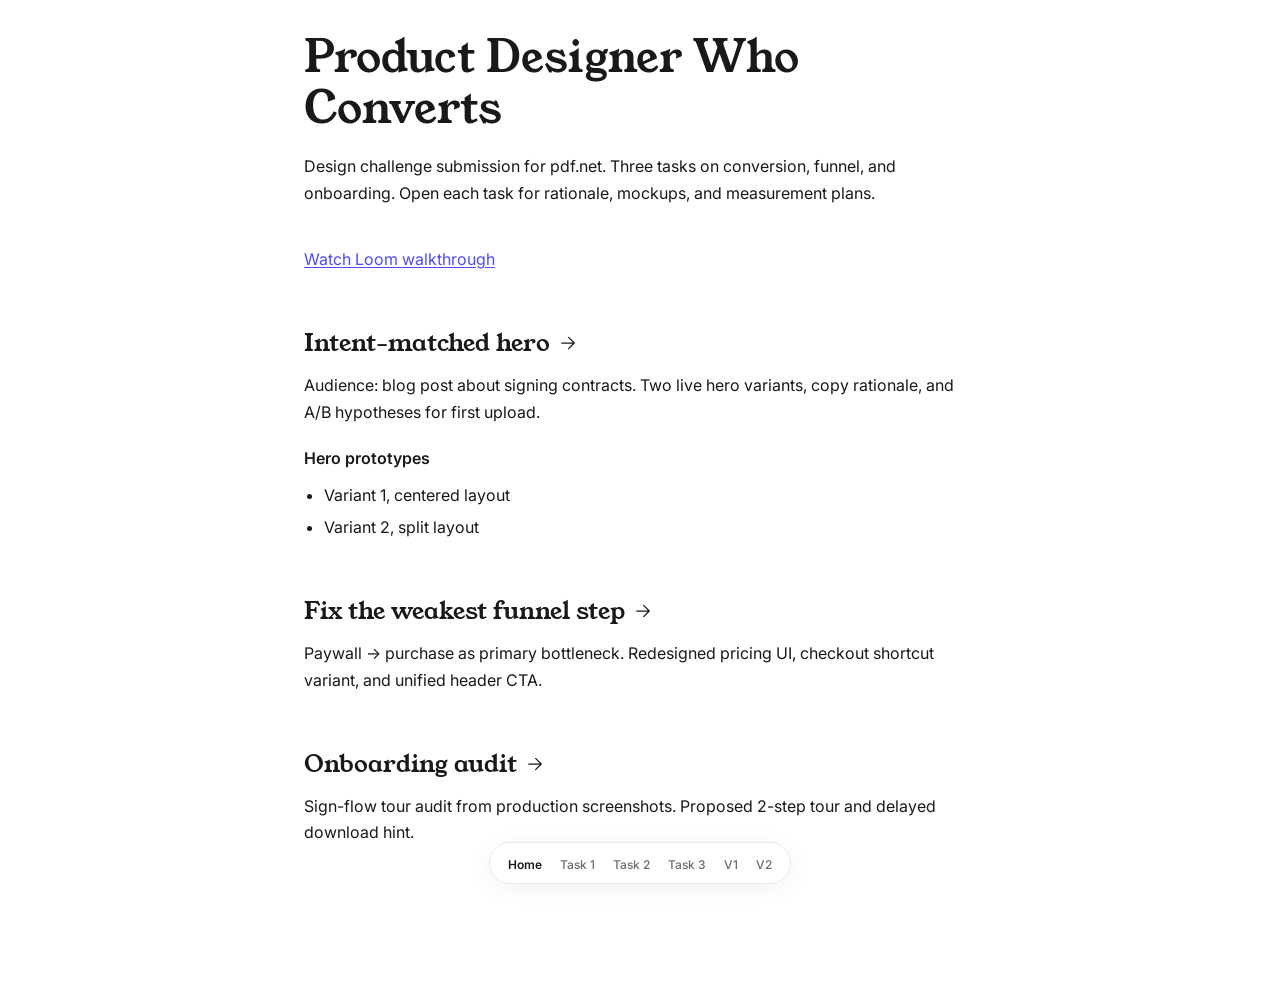
<file: index.html>
<!DOCTYPE html>
<html lang="en">
<head>
  <meta charset="UTF-8">
  <meta name="viewport" content="width=device-width, initial-scale=1.0">
  <title>pdf.net design challenge</title>
  <link rel="icon" href="fav.svg" type="image/svg+xml">
  <link rel="preconnect" href="https://fonts.googleapis.com">
  <link rel="preconnect" href="https://fonts.gstatic.com" crossorigin>
  <link href="https://fonts.googleapis.com/css2?family=Inter:wght@400;500;600&family=Young+Serif&display=swap" rel="stylesheet">
  <link rel="stylesheet" href="css/styles.css">
  <link rel="stylesheet" href="css/home.css">
</head>
<body>
  <nav class="site-nav" aria-label="Site">
    <div class="site-nav__track">
      <ul class="site-nav__links">
        <li><a href="./" aria-current="page">Home</a></li>
        <li><a href="task1/">Task 1</a></li>
        <li><a href="task2/">Task 2</a></li>
        <li><a href="task3/">Task 3</a></li>
        <li><a href="variant1/">V1</a></li>
        <li><a href="task1_2/">V2</a></li>
      </ul>
    </div>
  </nav>

  <main class="home">
    <div class="home-prose">
      <h1 class="home__title">Product Designer Who Converts</h1>
      <p class="home__lead">
        Design challenge submission for pdf.net. Three tasks on conversion, funnel, and onboarding.
        Open each task for rationale, mockups, and measurement plans.
      </p>

      <p class="home__loom">
        <a href="https://www.loom.com/share/ad90a46004a848c487c6edaa543bd283" target="_blank" rel="noopener noreferrer">Watch Loom walkthrough</a>
      </p>

      <section class="home__section">
        <h2 class="home__section-title">
          <a href="task1/" class="home__section-link">
            <span class="home__section-text">Intent-matched hero</span>
            <svg class="home__section-arrow" viewBox="0 0 24 24" fill="none" stroke="currentColor" stroke-width="1.5" aria-hidden="true">
              <path stroke-linecap="round" stroke-linejoin="round" d="M4.5 12h15m0 0-6.75-6.75M19.5 12l-6.75 6.75"/>
            </svg>
          </a>
        </h2>
        <p>
          Audience: blog post about signing contracts. Two live hero variants, copy rationale, and A/B hypotheses for first upload.
        </p>
        <p class="home__subhead">Hero prototypes</p>
        <ul>
          <li><a href="variant1/">Variant 1, centered layout</a></li>
          <li><a href="task1_2/">Variant 2, split layout</a></li>
        </ul>
      </section>

      <section class="home__section">
        <h2 class="home__section-title">
          <a href="task2/" class="home__section-link">
            <span class="home__section-text">Fix the weakest funnel step</span>
            <svg class="home__section-arrow" viewBox="0 0 24 24" fill="none" stroke="currentColor" stroke-width="1.5" aria-hidden="true">
              <path stroke-linecap="round" stroke-linejoin="round" d="M4.5 12h15m0 0-6.75-6.75M19.5 12l-6.75 6.75"/>
            </svg>
          </a>
        </h2>
        <p>
          Paywall → purchase as primary bottleneck. Redesigned pricing UI, checkout shortcut variant, and unified header CTA.
        </p>
      </section>

      <section class="home__section">
        <h2 class="home__section-title">
          <a href="task3/" class="home__section-link">
            <span class="home__section-text">Onboarding audit</span>
            <svg class="home__section-arrow" viewBox="0 0 24 24" fill="none" stroke="currentColor" stroke-width="1.5" aria-hidden="true">
              <path stroke-linecap="round" stroke-linejoin="round" d="M4.5 12h15m0 0-6.75-6.75M19.5 12l-6.75 6.75"/>
            </svg>
          </a>
        </h2>
        <p>
          Sign-flow tour audit from production screenshots. Proposed 2-step tour and delayed download hint.
        </p>
      </section>

    </div>
  </main>
</body>
</html>
</file>
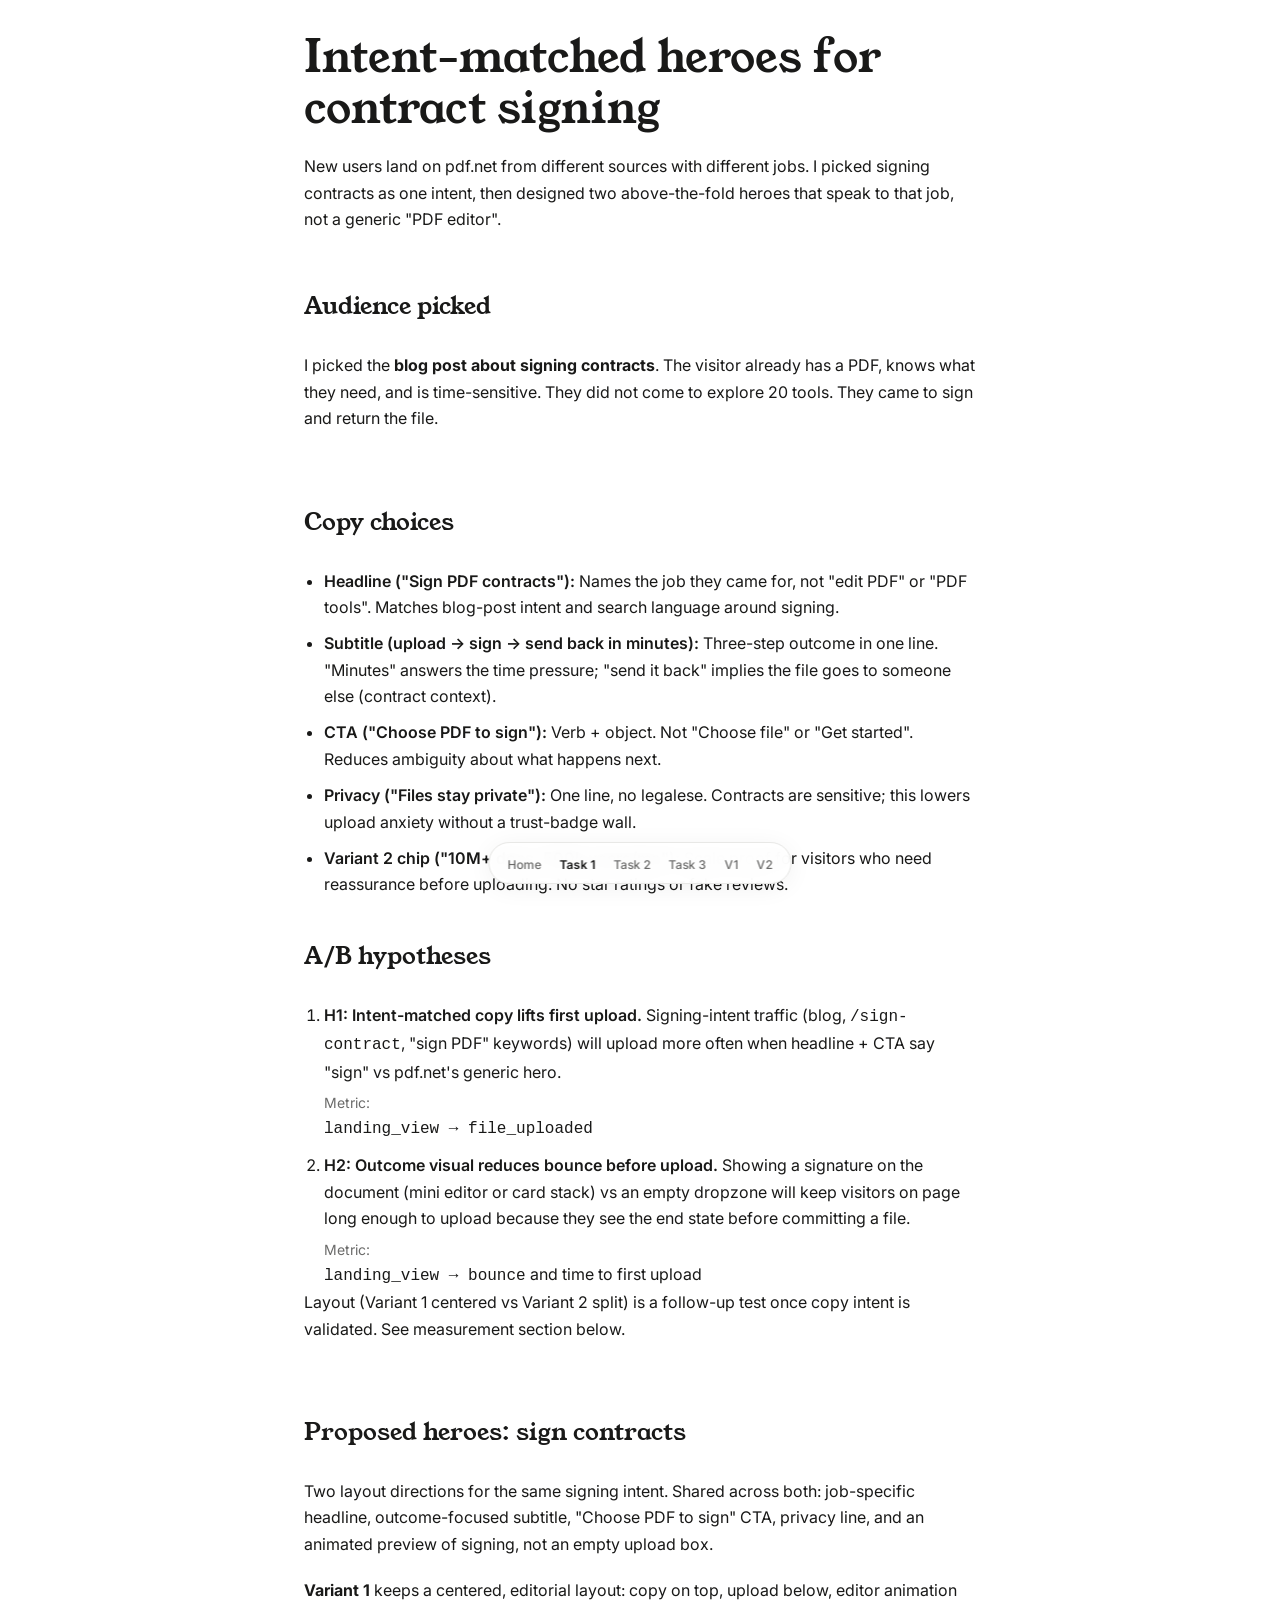
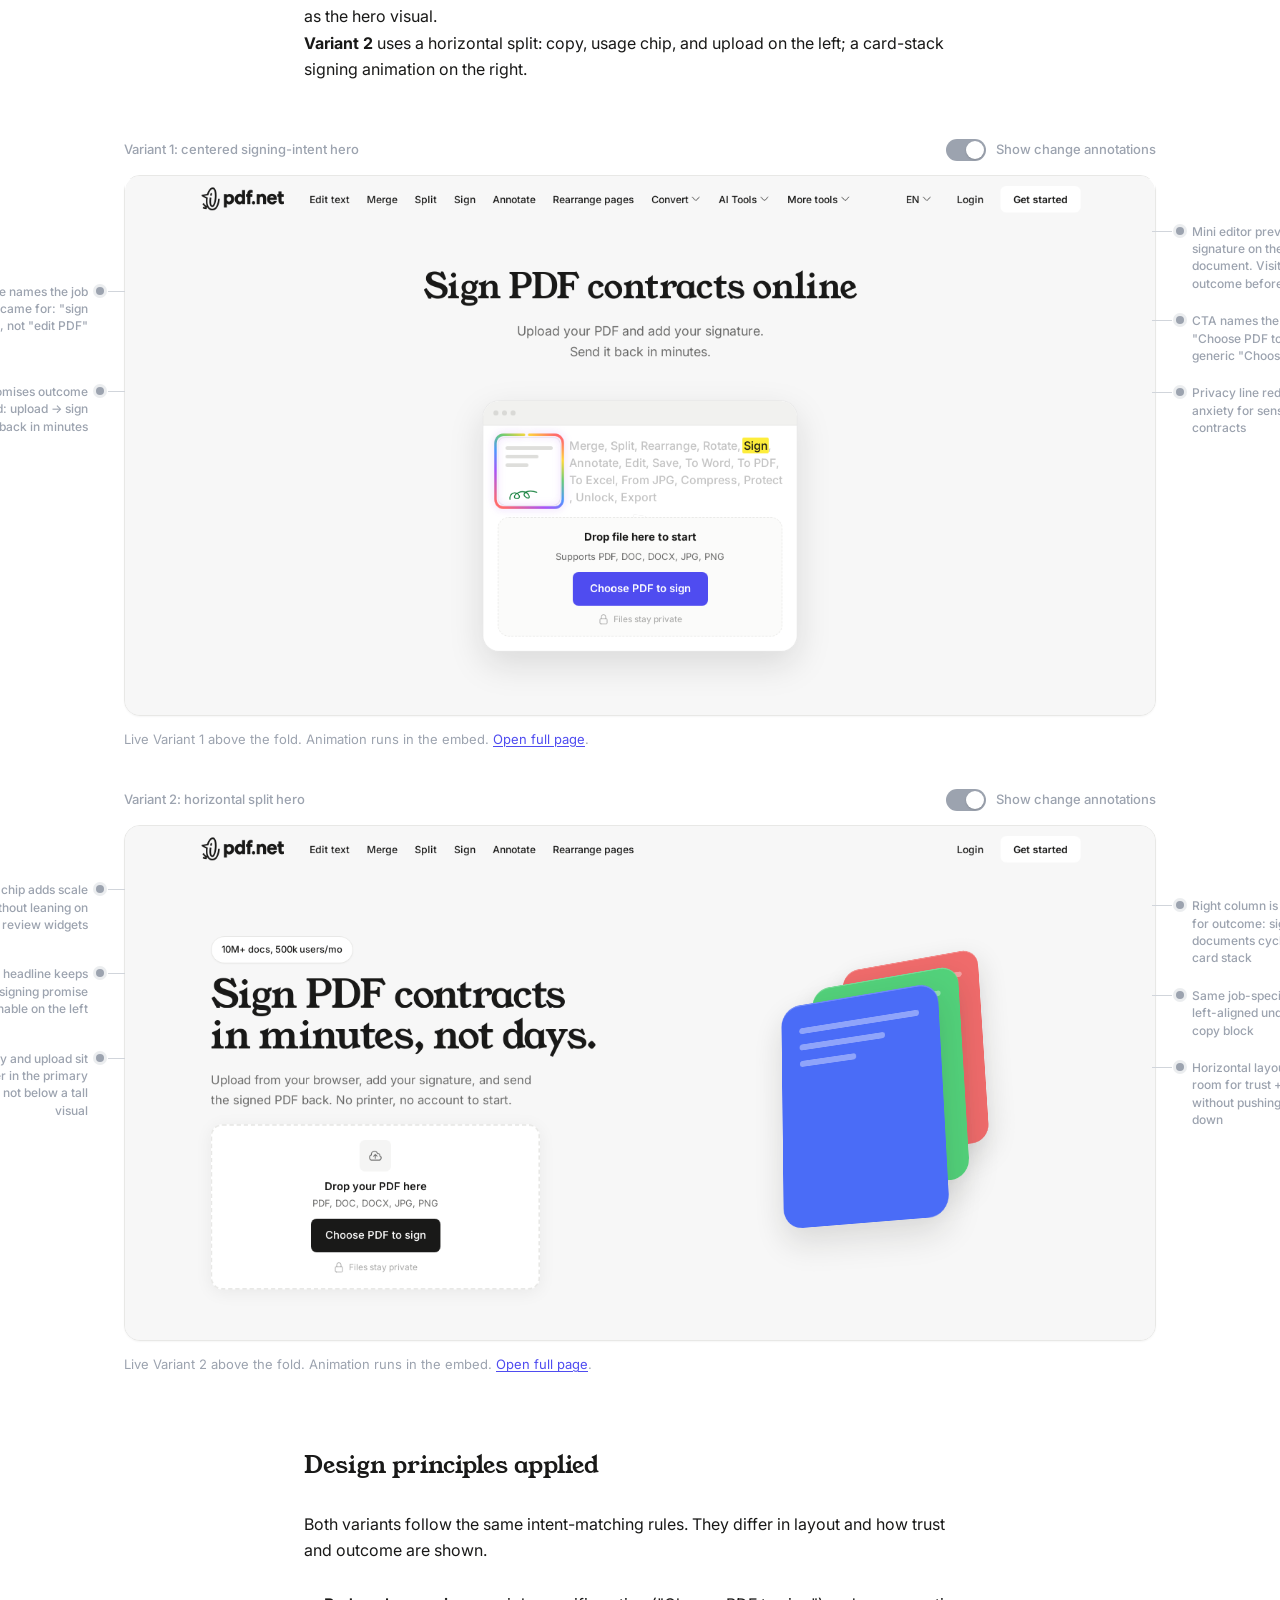
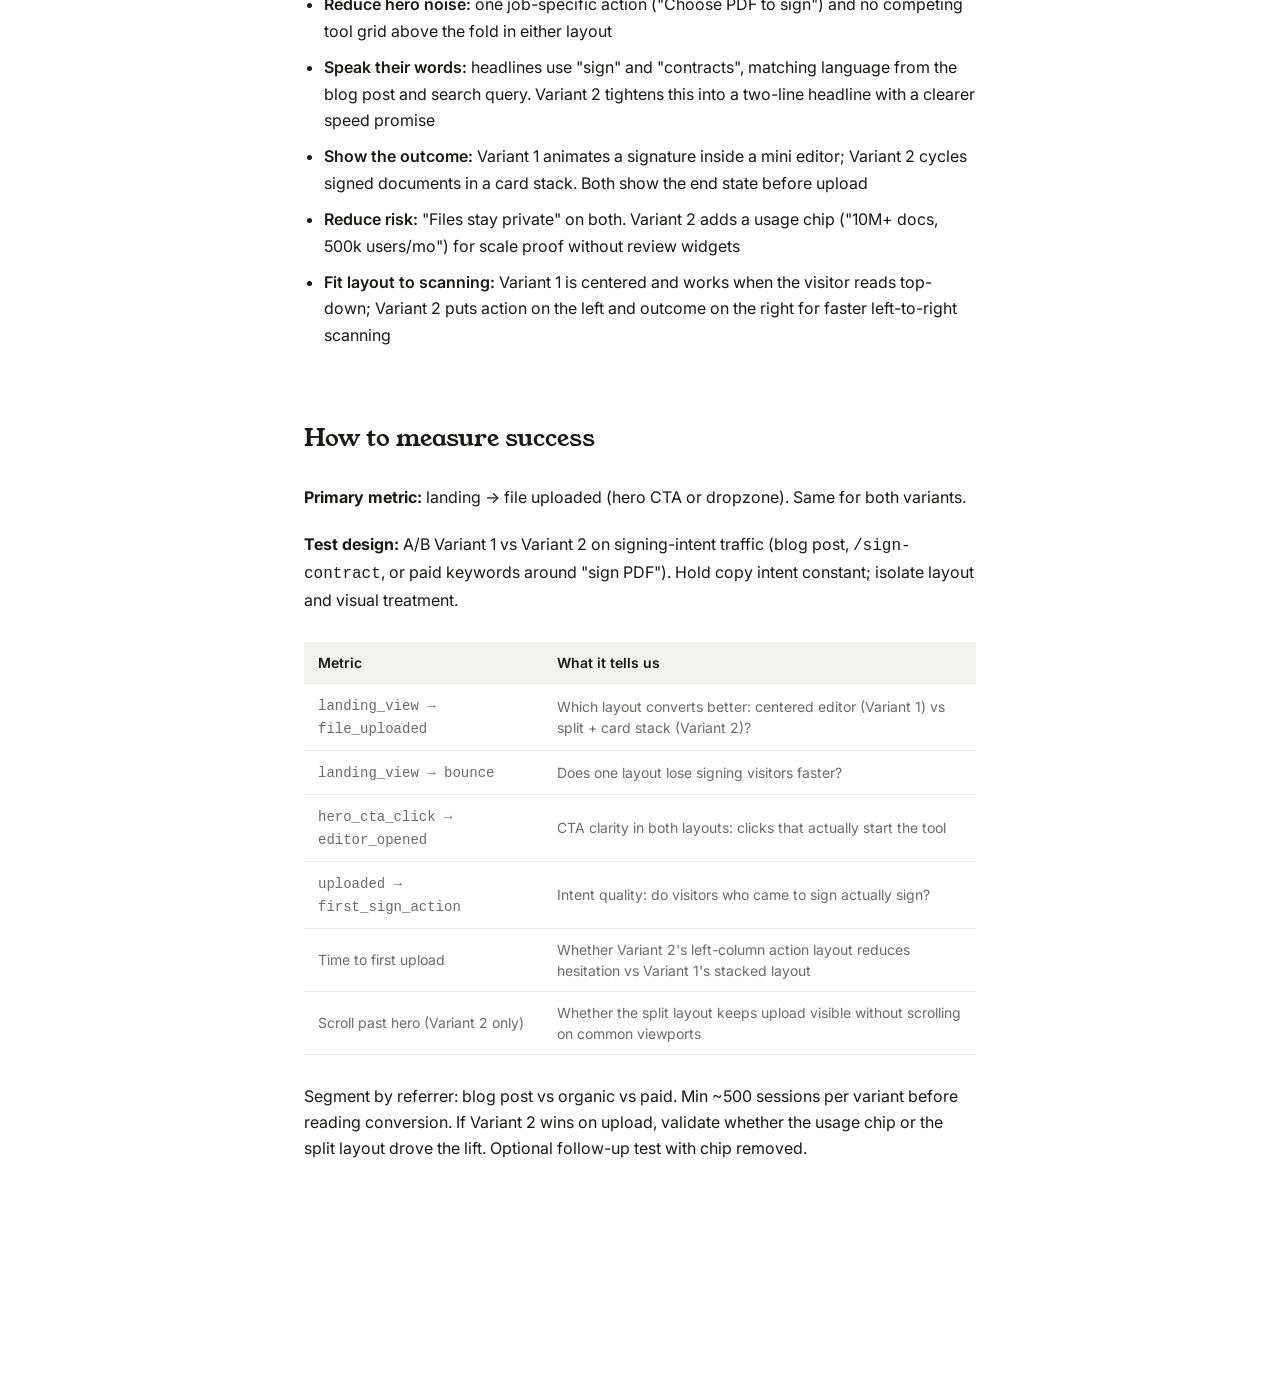
<file: task1/index.html>
<!DOCTYPE html>
<html lang="en">
<head>
  <meta charset="UTF-8">
  <meta name="viewport" content="width=device-width, initial-scale=1.0">
  <title>Task 1: Intent-matched heroes | pdf.net</title>
  <link rel="icon" href="../fav.svg" type="image/svg+xml">
  <link rel="preconnect" href="https://fonts.googleapis.com">
  <link rel="preconnect" href="https://fonts.gstatic.com" crossorigin>
  <link href="https://fonts.googleapis.com/css2?family=Inter:wght@400;500;600&family=Young+Serif&display=swap" rel="stylesheet">
  <link rel="stylesheet" href="../css/styles.css">
  <link rel="stylesheet" href="../css/task1.css">
</head>
<body>
  <nav class="site-nav" aria-label="Site">
    <div class="site-nav__track">
      <ul class="site-nav__links">
        <li><a href="../">Home</a></li>
        <li><a href="./" aria-current="page">Task 1</a></li>
        <li><a href="../task2/">Task 2</a></li>
        <li><a href="../task3/">Task 3</a></li>
        <li><a href="../variant1/">V1</a></li>
        <li><a href="../task1_2/">V2</a></li>
      </ul>
    </div>
  </nav>

  <main class="task1">
    <div class="task1-prose">
      <h1 class="task1__title">Intent-matched heroes for contract signing</h1>
      <p class="task1__lead">
        New users land on pdf.net from different sources with different jobs. I picked signing contracts as one intent, then designed two above-the-fold heroes that speak to that job, not a generic "PDF editor".
      </p>
    </div>

    <!-- Audience -->
    <section class="task1__section">
      <div class="task1-prose">
        <h2 class="task1__section-title">Audience picked</h2>
        <p>
          I picked the <strong>blog post about signing contracts</strong>. The visitor already has a PDF, knows what they need, and is time-sensitive. They did not come to explore 20 tools. They came to sign and return the file.
        </p>
      </div>
    </section>

    <!-- Copy + hypotheses -->
    <section class="task1__section">
      <div class="task1-prose">
        <h2 class="task1__section-title">Copy choices</h2>
        <ul>
          <li><strong>Headline ("Sign PDF contracts"):</strong> Names the job they came for, not "edit PDF" or "PDF tools". Matches blog-post intent and search language around signing.</li>
          <li><strong>Subtitle (upload → sign → send back in minutes):</strong> Three-step outcome in one line. "Minutes" answers the time pressure; "send it back" implies the file goes to someone else (contract context).</li>
          <li><strong>CTA ("Choose PDF to sign"):</strong> Verb + object. Not "Choose file" or "Get started". Reduces ambiguity about what happens next.</li>
          <li><strong>Privacy ("Files stay private"):</strong> One line, no legalese. Contracts are sensitive; this lowers upload anxiety without a trust-badge wall.</li>
          <li><strong>Variant 2 chip ("10M+ docs, 500k users/mo"):</strong> Scale proof for visitors who need reassurance before uploading. No star ratings or fake reviews.</li>
        </ul>

        <h2 class="task1__section-title">A/B hypotheses</h2>
        <ol class="task1-hypotheses">
          <li>
            <strong>H1: Intent-matched copy lifts first upload.</strong>
            Signing-intent traffic (blog, <code>/sign-contract</code>, "sign PDF" keywords) will upload more often when headline + CTA say "sign" vs pdf.net's generic hero.
            <em>Metric:</em> <code>landing_view → file_uploaded</code>
          </li>
          <li>
            <strong>H2: Outcome visual reduces bounce before upload.</strong>
            Showing a signature on the document (mini editor or card stack) vs an empty dropzone will keep visitors on page long enough to upload because they see the end state before committing a file.
            <em>Metric:</em> <code>landing_view → bounce</code> and time to first upload
          </li>
        </ol>
        <p>Layout (Variant 1 centered vs Variant 2 split) is a follow-up test once copy intent is validated. See measurement section below.</p>
      </div>
    </section>

    <!-- Proposed hero -->
    <section class="task1__section">
      <div class="task1-prose">
        <h2 class="task1__section-title">Proposed heroes: sign contracts</h2>
        <p>
          Two layout directions for the same signing intent. Shared across both: job-specific headline, outcome-focused subtitle, "Choose PDF to sign" CTA, privacy line, and an animated preview of signing, not an empty upload box.
        </p>
        <p>
          <strong>Variant 1</strong> keeps a centered, editorial layout: copy on top, upload below, editor animation as the hero visual.<br>
          <strong>Variant 2</strong> uses a horizontal split: copy, usage chip, and upload on the left; a card-stack signing animation on the right.
        </p>
      </div>

      <div class="task1-stage">
        <div class="task1-mockup-block task1-mockup-block--hero">
          <div class="task1-mockup__meta">
            <p class="task1-mockup__caption">Variant 1: centered signing-intent hero</p>
            <label class="mock-annot-toggle">
              <input type="checkbox" id="hero-annotations-toggle" checked data-annot-target="hero-annot-wrap">
              <span class="mock-annot-toggle__track" aria-hidden="true"></span>
              <span class="mock-annot-toggle__label">Show change annotations</span>
            </label>
          </div>
          <div class="task1-mockup task1-mockup--annot">
            <div class="mock-annot-wrap mock-annot-wrap--on" id="hero-annot-wrap">
              <div class="mock-annot-stage mock-annot-stage--hero">
                <aside class="mock-annot-col mock-annot-col--left" aria-label="Change annotations">
                  <div class="mock-annot mock-annot--headline">
                    <span class="mock-annot__dot" aria-hidden="true"></span>
                    <span class="mock-annot__text">Headline names the job they came for: "sign contracts", not "edit PDF"</span>
                  </div>
                  <div class="mock-annot mock-annot--subtitle">
                    <span class="mock-annot__dot" aria-hidden="true"></span>
                    <span class="mock-annot__text">Subtitle promises outcome and speed: upload → sign → send back in minutes</span>
                  </div>
                </aside>

                <div class="task1-mockup__screen task1-mockup__screen--live">
                  <div class="task1-hero-live-wrap">
                    <div class="task1-hero-live-scaler">
                      <iframe
                        class="task1-hero-live"
                        data-hero-variant="v1"
                        src="../variant1/?embed=hero"
                        title="Variant 1 signing-intent homepage"
                        tabindex="-1"
                        scrolling="no"
                      ></iframe>
                    </div>
                  </div>
                </div>

                <aside class="mock-annot-col mock-annot-col--right" aria-label="Change annotations">
                  <div class="mock-annot mock-annot--visual">
                    <span class="mock-annot__dot" aria-hidden="true"></span>
                    <span class="mock-annot__text">Mini editor preview shows signature on the document. Visitor sees the outcome before uploading</span>
                  </div>
                  <div class="mock-annot mock-annot--cta">
                    <span class="mock-annot__dot" aria-hidden="true"></span>
                    <span class="mock-annot__text">CTA names the action: "Choose PDF to sign", not generic "Choose file"</span>
                  </div>
                  <div class="mock-annot mock-annot--privacy">
                    <span class="mock-annot__dot" aria-hidden="true"></span>
                    <span class="mock-annot__text">Privacy line reduces anxiety for sensitive contracts</span>
                  </div>
                </aside>
              </div>
            </div>
          </div>
          <p class="task1-mockup__footnote">Live Variant 1 above the fold. Animation runs in the embed. <a href="../variant1/">Open full page</a>.</p>
        </div>

        <div class="task1-mockup-block task1-mockup-block--hero">
          <div class="task1-mockup__meta">
            <p class="task1-mockup__caption">Variant 2: horizontal split hero</p>
            <label class="mock-annot-toggle">
              <input type="checkbox" id="hero-v2-annotations-toggle" checked data-annot-target="hero-v2-annot-wrap">
              <span class="mock-annot-toggle__track" aria-hidden="true"></span>
              <span class="mock-annot-toggle__label">Show change annotations</span>
            </label>
          </div>
          <div class="task1-mockup task1-mockup--annot">
            <div class="mock-annot-wrap mock-annot-wrap--on mock-annot-wrap--v2" id="hero-v2-annot-wrap">
              <div class="mock-annot-stage mock-annot-stage--hero">
                <aside class="mock-annot-col mock-annot-col--left" aria-label="Change annotations">
                  <div class="mock-annot mock-annot--chip">
                    <span class="mock-annot__dot" aria-hidden="true"></span>
                    <span class="mock-annot__text">Usage chip adds scale proof without leaning on review widgets</span>
                  </div>
                  <div class="mock-annot mock-annot--headline">
                    <span class="mock-annot__dot" aria-hidden="true"></span>
                    <span class="mock-annot__text">Two-line headline keeps the signing promise scannable on the left</span>
                  </div>
                  <div class="mock-annot mock-annot--subtitle">
                    <span class="mock-annot__dot" aria-hidden="true"></span>
                    <span class="mock-annot__text">Copy and upload sit together in the primary column, not below a tall visual</span>
                  </div>
                </aside>

                <div class="task1-mockup__screen task1-mockup__screen--live">
                  <div class="task1-hero-live-wrap">
                    <div class="task1-hero-live-scaler">
                      <iframe
                        class="task1-hero-live"
                        data-hero-variant="v2"
                        src="../task1_2/?embed=hero"
                        title="Variant 2 horizontal split homepage"
                        tabindex="-1"
                        scrolling="no"
                      ></iframe>
                    </div>
                  </div>
                </div>

                <aside class="mock-annot-col mock-annot-col--right" aria-label="Change annotations">
                  <div class="mock-annot mock-annot--visual">
                    <span class="mock-annot__dot" aria-hidden="true"></span>
                    <span class="mock-annot__text">Right column is reserved for outcome: signed documents cycling in a card stack</span>
                  </div>
                  <div class="mock-annot mock-annot--cta">
                    <span class="mock-annot__dot" aria-hidden="true"></span>
                    <span class="mock-annot__text">Same job-specific CTA, left-aligned under the copy block</span>
                  </div>
                  <div class="mock-annot mock-annot--privacy">
                    <span class="mock-annot__dot" aria-hidden="true"></span>
                    <span class="mock-annot__text">Horizontal layout leaves room for trust + action without pushing the fold down</span>
                  </div>
                </aside>
              </div>
            </div>
          </div>
          <p class="task1-mockup__footnote">Live Variant 2 above the fold. Animation runs in the embed. <a href="../task1_2/">Open full page</a>.</p>
        </div>
      </div>

    </section>

    <!-- Design principles -->
    <section class="task1__section">
      <div class="task1-prose">
        <h2 class="task1__section-title">Design principles applied</h2>
        <p>Both variants follow the same intent-matching rules. They differ in layout and how trust and outcome are shown.</p>
        <ul>
          <li><strong>Reduce hero noise:</strong> one job-specific action ("Choose PDF to sign") and no competing tool grid above the fold in either layout</li>
          <li><strong>Speak their words:</strong> headlines use "sign" and "contracts", matching language from the blog post and search query. Variant 2 tightens this into a two-line headline with a clearer speed promise</li>
          <li><strong>Show the outcome:</strong> Variant 1 animates a signature inside a mini editor; Variant 2 cycles signed documents in a card stack. Both show the end state before upload</li>
          <li><strong>Reduce risk:</strong> "Files stay private" on both. Variant 2 adds a usage chip ("10M+ docs, 500k users/mo") for scale proof without review widgets</li>
          <li><strong>Fit layout to scanning:</strong> Variant 1 is centered and works when the visitor reads top-down; Variant 2 puts action on the left and outcome on the right for faster left-to-right scanning</li>
        </ul>
      </div>
    </section>

    <!-- Measurement -->
    <section class="task1__section">
      <div class="task1-prose">
        <h2 class="task1__section-title">How to measure success</h2>
        <p><strong>Primary metric:</strong> landing → file uploaded (hero CTA or dropzone). Same for both variants.</p>
        <p><strong>Test design:</strong> A/B Variant 1 vs Variant 2 on signing-intent traffic (blog post, <code>/sign-contract</code>, or paid keywords around "sign PDF"). Hold copy intent constant; isolate layout and visual treatment.</p>
        <table class="task1-metrics">
          <thead>
            <tr>
              <th>Metric</th>
              <th>What it tells us</th>
            </tr>
          </thead>
          <tbody>
            <tr>
              <td><code>landing_view → file_uploaded</code></td>
              <td>Which layout converts better: centered editor (Variant 1) vs split + card stack (Variant 2)?</td>
            </tr>
            <tr>
              <td><code>landing_view → bounce</code></td>
              <td>Does one layout lose signing visitors faster?</td>
            </tr>
            <tr>
              <td><code>hero_cta_click → editor_opened</code></td>
              <td>CTA clarity in both layouts: clicks that actually start the tool</td>
            </tr>
            <tr>
              <td><code>uploaded → first_sign_action</code></td>
              <td>Intent quality: do visitors who came to sign actually sign?</td>
            </tr>
            <tr>
              <td>Time to first upload</td>
              <td>Whether Variant 2's left-column action layout reduces hesitation vs Variant 1's stacked layout</td>
            </tr>
            <tr>
              <td>Scroll past hero (Variant 2 only)</td>
              <td>Whether the split layout keeps upload visible without scrolling on common viewports</td>
            </tr>
          </tbody>
        </table>
        <p>
          Segment by referrer: blog post vs organic vs paid. Min ~500 sessions per variant before reading conversion. If Variant 2 wins on upload, validate whether the usage chip or the split layout drove the lift. Optional follow-up test with chip removed.
        </p>
      </div>
    </section>
  </main>

  <script>
    (function () {
      var DESIGN_WIDTH = 1440;

      var EMBED_SELECTORS = {
        v1: '.header, .hero, [data-flow-editor], .hero-flow__upload, .hero-flow__privacy',
        v2: '.header, .hero-b, .hero-b__chip, .hero-b__dropzone, .hero-b__privacy',
      };

      function measureEmbedHeight(doc, variant) {
        var selectorList = EMBED_SELECTORS[variant] || EMBED_SELECTORS.v1;
        var maxBottom = 0;

        doc.querySelectorAll(selectorList).forEach(function (node) {
          maxBottom = Math.max(maxBottom, node.getBoundingClientRect().bottom);
        });

        return Math.ceil(Math.max(maxBottom + 12, doc.documentElement.scrollHeight));
      }

      function syncHeroEmbed(iframe) {
        var liveWrap = iframe.closest('.task1-hero-live-wrap');
        var scaler = liveWrap && liveWrap.querySelector('.task1-hero-live-scaler');
        if (!liveWrap || !scaler) return;

        var variant = iframe.dataset.heroVariant || 'v1';

        try {
          var doc = iframe.contentDocument;
          if (!doc || !doc.body) return;

          var height = measureEmbedHeight(doc, variant);
          var containerWidth = liveWrap.getBoundingClientRect().width;
          if (!containerWidth) return;

          var scale = containerWidth / DESIGN_WIDTH;

          iframe.style.width = DESIGN_WIDTH + 'px';
          iframe.style.height = height + 'px';
          scaler.style.width = DESIGN_WIDTH + 'px';
          scaler.style.height = height + 'px';
          scaler.style.transform = 'scale(' + scale + ')';
          liveWrap.style.height = Math.ceil(height * scale) + 'px';
        } catch (e) {}
      }

      function syncAllHeroEmbeds() {
        document.querySelectorAll('.task1-hero-live').forEach(syncHeroEmbed);
      }

      document.querySelectorAll('.mock-annot-toggle input[data-annot-target]').forEach(function (toggle) {
        var wrap = document.getElementById(toggle.getAttribute('data-annot-target'));
        if (!wrap) return;

        function sync() {
          wrap.classList.toggle('mock-annot-wrap--on', toggle.checked);
          window.requestAnimationFrame(syncAllHeroEmbeds);
          window.setTimeout(syncAllHeroEmbeds, 80);
        }

        toggle.addEventListener('change', sync);
        sync();
      });

      document.querySelectorAll('.task1-hero-live').forEach(function (iframe) {
        iframe.addEventListener('load', function () {
          syncHeroEmbed(iframe);
          window.setTimeout(function () { syncHeroEmbed(iframe); }, 100);
          window.setTimeout(function () { syncHeroEmbed(iframe); }, 400);
          window.setTimeout(function () { syncHeroEmbed(iframe); }, 1000);
        });
      });

      document.querySelectorAll('.task1-hero-live-wrap').forEach(function (liveWrap) {
        if (window.ResizeObserver) {
          new ResizeObserver(syncAllHeroEmbeds).observe(liveWrap);
        }
      });

      window.addEventListener('resize', syncAllHeroEmbeds);
    })();
  </script>
</body>
</html>
</file>
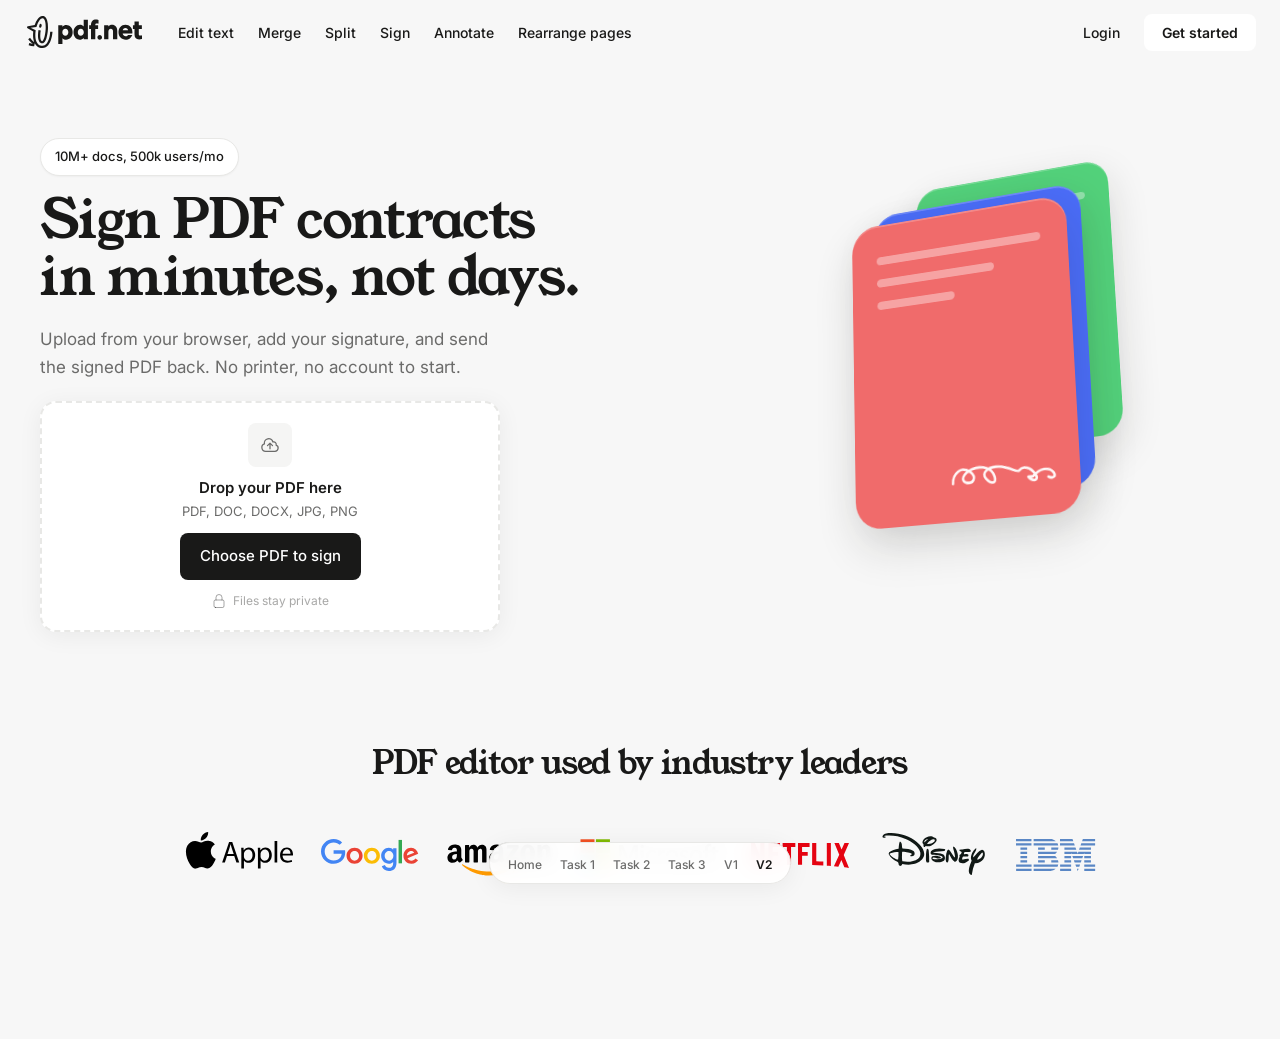
<file: task1_2/index.html>
<!DOCTYPE html>
<html lang="en">
<head>
  <meta charset="UTF-8">
  <meta name="viewport" content="width=device-width, initial-scale=1.0">
  <title>Task 1.2: Hero variant B | pdf.net</title>
  <link rel="icon" href="../fav.svg" type="image/svg+xml">
  <link rel="preconnect" href="https://fonts.googleapis.com">
  <link rel="preconnect" href="https://fonts.gstatic.com" crossorigin>
  <link href="https://fonts.googleapis.com/css2?family=Inter:wght@400;500;600&family=Young+Serif&display=swap" rel="stylesheet">
  <link rel="stylesheet" href="../css/styles.css">
  <link rel="stylesheet" href="../css/task1_2.css">
  <script>document.documentElement.classList.toggle('embed-hero', new URLSearchParams(location.search).has('embed'));</script>
</head>
<body>
  <nav class="site-nav" aria-label="Site">
    <div class="site-nav__track">
      <ul class="site-nav__links">
        <li><a href="../">Home</a></li>
        <li><a href="../task1/">Task 1</a></li>
        <li><a href="../task2/">Task 2</a></li>
        <li><a href="../task3/">Task 3</a></li>
        <li><a href="../variant1/">V1</a></li>
        <li><a href="./" aria-current="page">V2</a></li>
      </ul>
    </div>
  </nav>

  <header class="header" id="header">
    <div class="header__inner">
      <a href="../" class="header__logo" aria-label="pdf.net home">
        <img src="../assets/logo.svg" alt="pdf.net" width="120" height="32">
      </a>

      <nav class="header__nav" aria-label="Main navigation">
        <ul class="header__links">
          <li><a href="#">Edit text</a></li>
          <li><a href="#">Merge</a></li>
          <li><a href="#">Split</a></li>
          <li><a href="#">Sign</a></li>
          <li><a href="#">Annotate</a></li>
          <li><a href="#">Rearrange pages</a></li>
        </ul>
      </nav>

      <div class="header__actions">
        <a href="#" class="header__login">Login</a>
        <a href="#" class="header__cta">Get started</a>
      </div>

      <div class="header__mobile-actions">
        <button type="button" class="header__burger" id="burger" aria-label="Open menu" aria-expanded="false" aria-controls="mobile-menu">
          <svg class="icon icon--burger" aria-hidden="true"><use href="#bars-3"></use></svg>
          <svg class="icon icon--close" aria-hidden="true"><use href="#x-mark"></use></svg>
        </button>
      </div>
    </div>

    <div class="mobile-menu" id="mobile-menu" aria-hidden="true">
      <nav aria-label="Mobile navigation">
        <ul class="mobile-menu__links">
          <li><a href="#">Edit text</a></li>
          <li><a href="#">Merge</a></li>
          <li><a href="#">Split</a></li>
          <li><a href="#">Sign</a></li>
          <li><a href="#">Annotate</a></li>
          <li><a href="#">Rearrange pages</a></li>
        </ul>
        <div class="mobile-menu__footer">
          <a href="#" class="header__login">Login</a>
          <a href="#" class="header__cta header__cta--full">Get started</a>
        </div>
      </nav>
    </div>
  </header>

  <main>
    <section class="hero-b" aria-label="Sign PDF contracts">
      <div class="hero-b__inner">
        <!-- Left: copy + input -->
        <div class="hero-b__copy">
          <p class="hero-b__chip">10M+ docs, 500k users/mo</p>
          <h1 class="hero-b__title">
            <span class="hero-b__title-line">Sign PDF contracts</span>
            <span class="hero-b__title-line">in minutes, not days.</span>
          </h1>
          <p class="hero-b__subtitle">
            Upload from your browser, add your signature, and send the signed PDF back. No printer, no account to start.
          </p>

          <div class="hero-b__input">
            <input type="file" id="hero-b-file-input" accept=".pdf,.doc,.docx,.jpg,.jpeg,.png" multiple hidden>
            <div class="hero-b__dropzone" id="hero-b-dropzone">
              <div class="hero-b__dropzone-row">
                <div class="hero-b__dropzone-icon" aria-hidden="true">
                  <svg class="icon" width="22" height="22"><use href="#cloud-arrow-up"></use></svg>
                </div>
                <div class="hero-b__dropzone-text">
                  <p class="hero-b__dropzone-title" data-hero-b-upload-title>Drop your PDF here</p>
                  <p class="hero-b__dropzone-hint">PDF, DOC, DOCX, JPG, PNG</p>
                </div>
              </div>
              <button type="button" class="hero-b__btn" id="hero-b-choose">Choose PDF to sign</button>
              <p class="hero-b__privacy">
                <svg class="icon icon--sm" aria-hidden="true"><use href="#lock-closed"></use></svg>
                Files stay private
              </p>
            </div>
          </div>
        </div>

        <!-- Right: isometric document stack -->
        <div class="hero-b__visual" aria-hidden="true">
          <div class="hero-b__stack-stage">
            <div class="hero-b__stack" data-hero-b-stack>
              <article class="hero-b__card hero-b__card--coral" data-hero-b-card>
                <div class="hero-b__card-face">
                  <span class="hero-b__card-line hero-b__card-line--wide"></span>
                  <span class="hero-b__card-line"></span>
                  <span class="hero-b__card-line hero-b__card-line--short"></span>
                  <svg class="hero-b__card-signature" viewBox="0 0 96 28" aria-hidden="true">
                    <path data-hero-b-card-signature d="M 2 20 C 2 11, 10 5, 18 11 C 24 16, 21 22, 14 20 C 9 18, 11 12, 20 9 C 30 6, 38 10, 40 17 C 42 24, 36 23, 32 18 C 28 13, 34 8, 44 9 C 54 10, 60 16, 62 14 C 66 10, 72 12, 76 18 C 80 24, 74 25, 70 20 L 74 20 C 80 14, 88 13, 92 18 C 95 22, 91 24, 87 21" pathLength="100"/>
                  </svg>
                </div>
              </article>
              <article class="hero-b__card hero-b__card--blue" data-hero-b-card>
                <div class="hero-b__card-face">
                  <span class="hero-b__card-line hero-b__card-line--wide"></span>
                  <span class="hero-b__card-line"></span>
                  <span class="hero-b__card-line hero-b__card-line--short"></span>
                  <svg class="hero-b__card-signature" viewBox="0 0 96 28" aria-hidden="true">
                    <path data-hero-b-card-signature d="M 4 18 C 4 10, 14 8, 18 14 C 22 20, 14 22, 10 18 C 8 16, 12 11, 22 10 C 34 8, 44 13, 48 17 C 52 21, 46 23, 40 19 C 46 17, 52 12, 54 11 C 60 8, 68 10, 70 15 C 72 20, 66 22, 61 19 C 54 22, 46 23, 42 24 L 90 24" pathLength="100"/>
                  </svg>
                </div>
              </article>
              <article class="hero-b__card hero-b__card--green" data-hero-b-card>
                <div class="hero-b__card-face">
                  <span class="hero-b__card-line hero-b__card-line--wide"></span>
                  <span class="hero-b__card-line"></span>
                  <span class="hero-b__card-line hero-b__card-line--short"></span>
                  <svg class="hero-b__card-signature" viewBox="0 0 96 28" aria-hidden="true">
                    <path data-hero-b-card-signature d="M 6 22 L 6 11 C 6 11, 16 9, 20 14 C 24 19, 18 21, 14 19 L 28 22 L 28 13 L 40 22 L 28 17 L 38 17 L 46 20 C 54 16, 66 14, 78 11 C 86 9, 92 14, 93 19" pathLength="100"/>
                  </svg>
                </div>
              </article>
            </div>
          </div>
        </div>
      </div>
    </section>

    <section class="logos-section" aria-label="Trusted by industry leaders">
      <div class="logos-section__inner">
        <h2 class="logos-section__title">PDF editor used by industry leaders</h2>
        <div class="logos-section__cloud">
          <img src="../assets/logos/Container.svg" alt="Apple" width="108" height="64" loading="lazy">
          <img src="../assets/logos/Container-1.svg" alt="Google" width="98" height="64" loading="lazy">
          <img src="../assets/logos/Container-2.svg" alt="Amazon" width="105" height="64" loading="lazy">
          <img src="../assets/logos/Container-3.svg" alt="Microsoft" width="140" height="64" loading="lazy">
          <img src="../assets/logos/Container-4.svg" alt="Oracle" width="104" height="64" loading="lazy">
          <img src="../assets/logos/Container-5.svg" alt="Spotify" width="108" height="64" loading="lazy">
          <img src="../assets/logos/Container-6.svg" alt="IBM" width="80" height="64" loading="lazy">
        </div>
      </div>
    </section>
  </main>

  <svg xmlns="http://www.w3.org/2000/svg" style="display:none">
    <symbol id="bars-3" viewBox="0 0 24 24" fill="none" stroke="currentColor" stroke-width="1.5">
      <path stroke-linecap="round" stroke-linejoin="round" d="M3.75 6.75h16.5M3.75 12h16.5m-16.5 5.25h16.5"/>
    </symbol>
    <symbol id="x-mark" viewBox="0 0 24 24" fill="none" stroke="currentColor" stroke-width="1.5">
      <path stroke-linecap="round" stroke-linejoin="round" d="M6 18 18 6M6 6l12 12"/>
    </symbol>
    <symbol id="cloud-arrow-up" viewBox="0 0 24 24" fill="none" stroke="currentColor" stroke-width="1.5">
      <path stroke-linecap="round" stroke-linejoin="round" d="M12 16.5V9.75m0 0 3 3m-3-3-3 3M6.75 19.5a4.5 4.5 0 0 1-1.41-8.775 5.25 5.25 0 0 1 10.233-2.33 3 3 0 0 1 3.758 3.848A3.752 3.752 0 0 1 18 19.5H6.75Z"/>
    </symbol>
    <symbol id="lock-closed" viewBox="0 0 24 24" fill="none" stroke="currentColor" stroke-width="1.5">
      <path stroke-linecap="round" stroke-linejoin="round" d="M16.5 10.5V6.75a4.5 4.5 0 1 0-9 0v3.75m-.75 11.25h10.5a2.25 2.25 0 0 0 2.25-2.25v-6.75a2.25 2.25 0 0 0-2.25-2.25H6.75a2.25 2.25 0 0 0-2.25 2.25v6.75a2.25 2.25 0 0 0 2.25 2.25Z"/>
    </symbol>
    <symbol id="check-circle" viewBox="0 0 24 24" fill="none" stroke="currentColor" stroke-width="1.5">
      <path stroke-linecap="round" stroke-linejoin="round" d="M9 12.75 11.25 15 15 9.75M21 12a9 9 0 1 1-18 0 9 9 0 0 1 18 0Z"/>
    </symbol>
  </svg>

  <script src="https://cdn.jsdelivr.net/npm/gsap@3.12.5/dist/gsap.min.js"></script>
  <script src="../js/task1_2.js"></script>
</body>
</html>
</file>
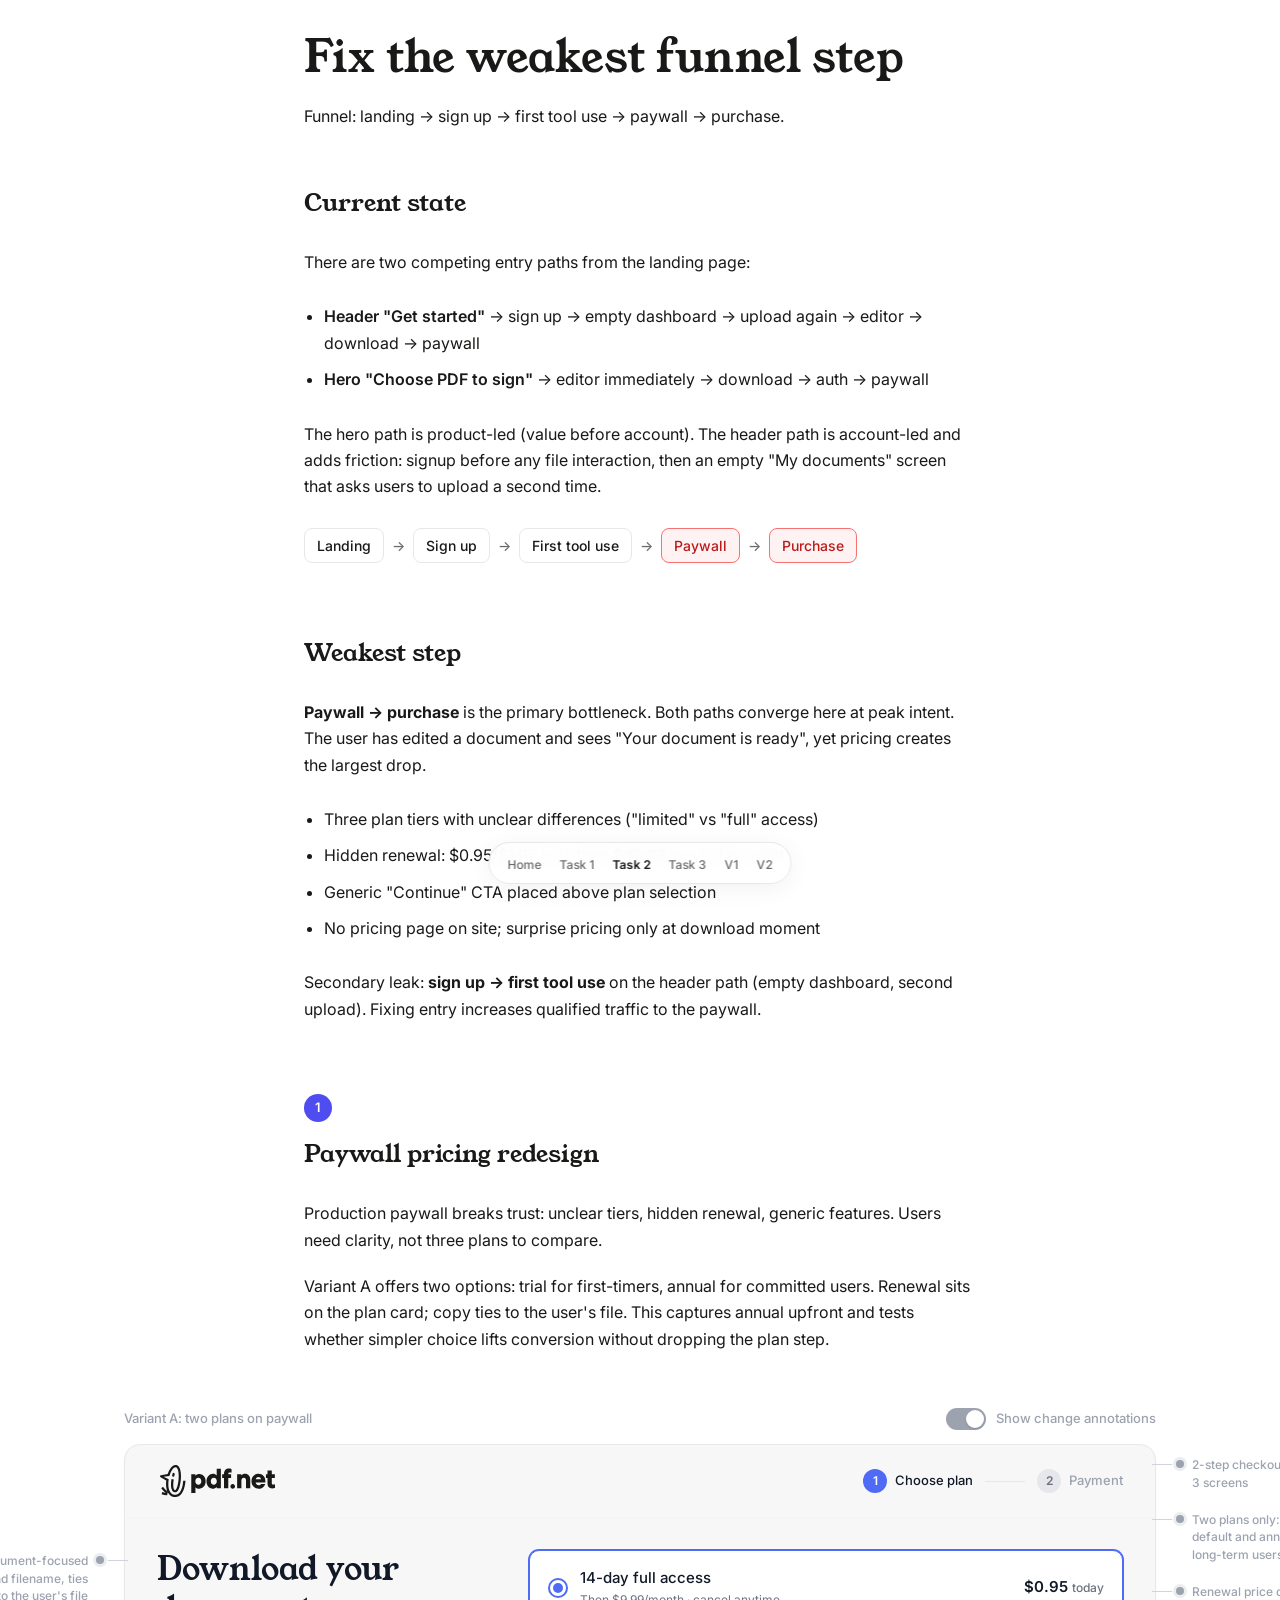
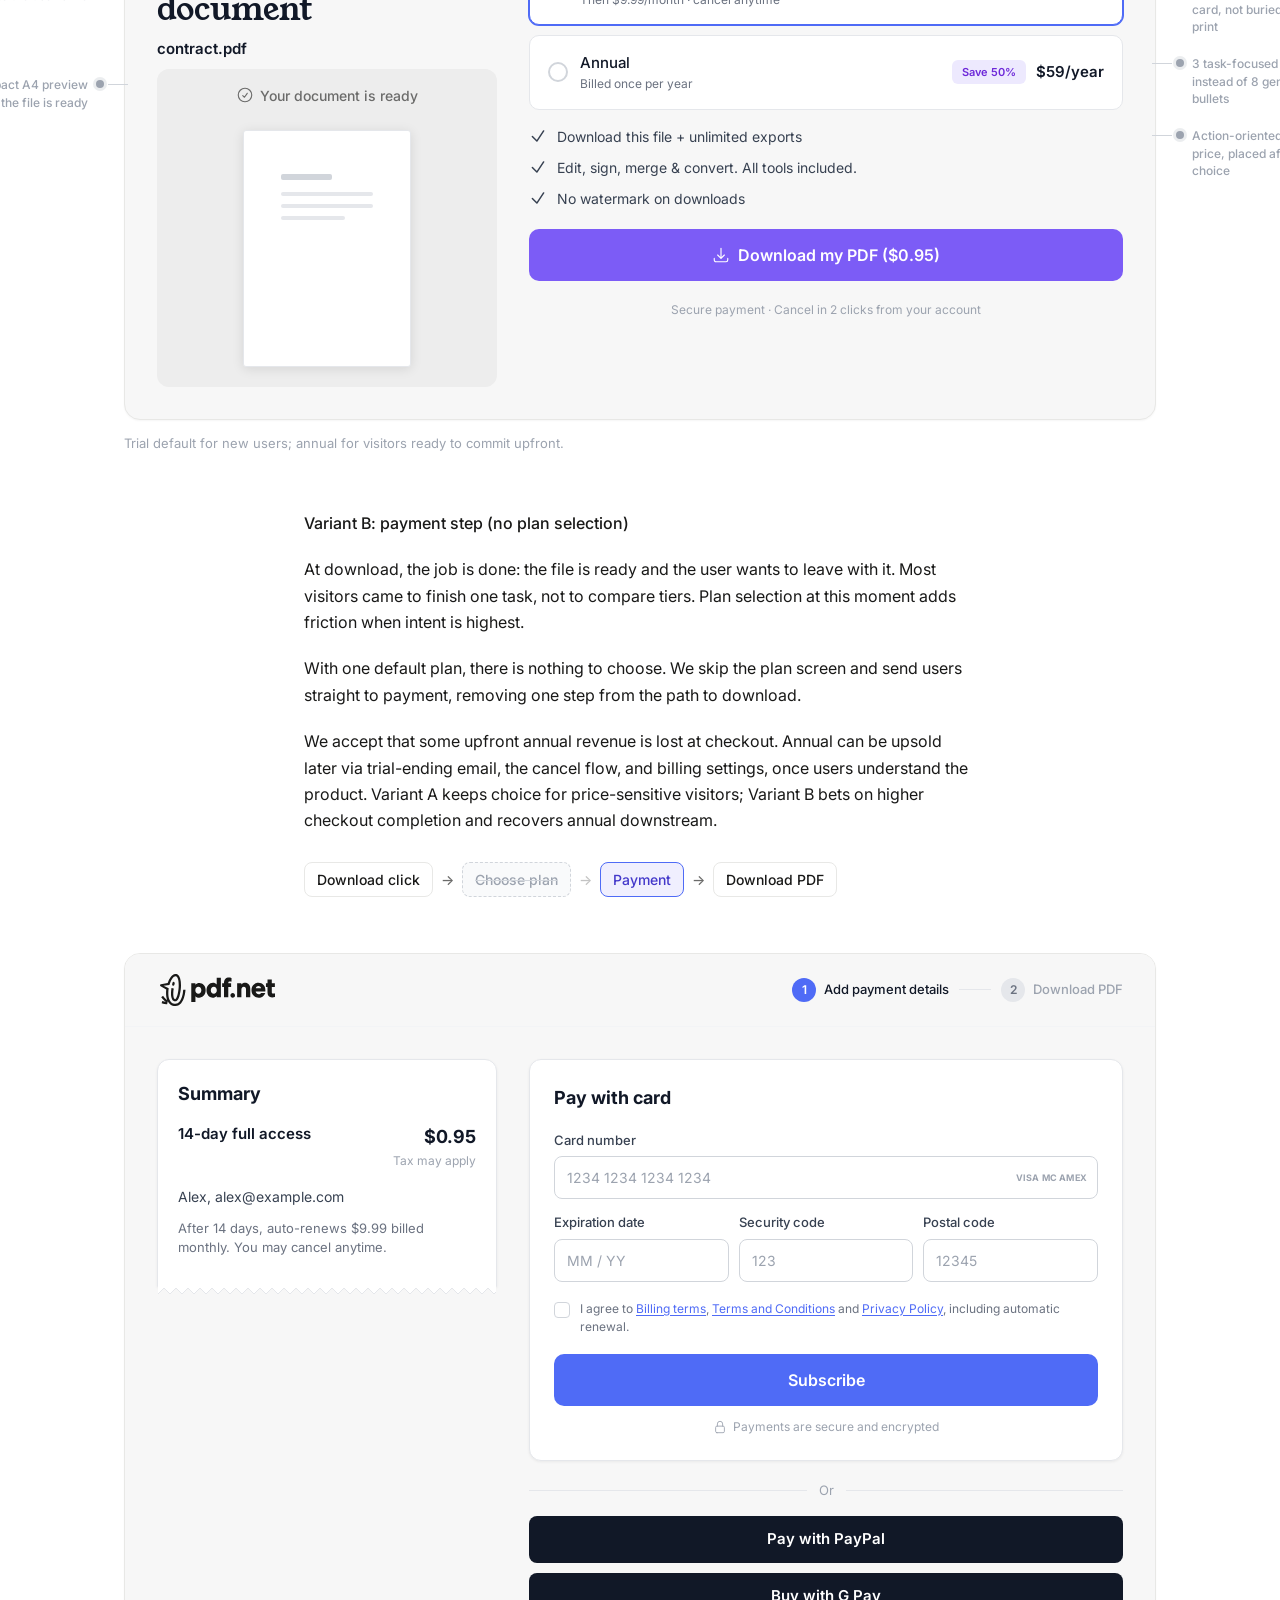
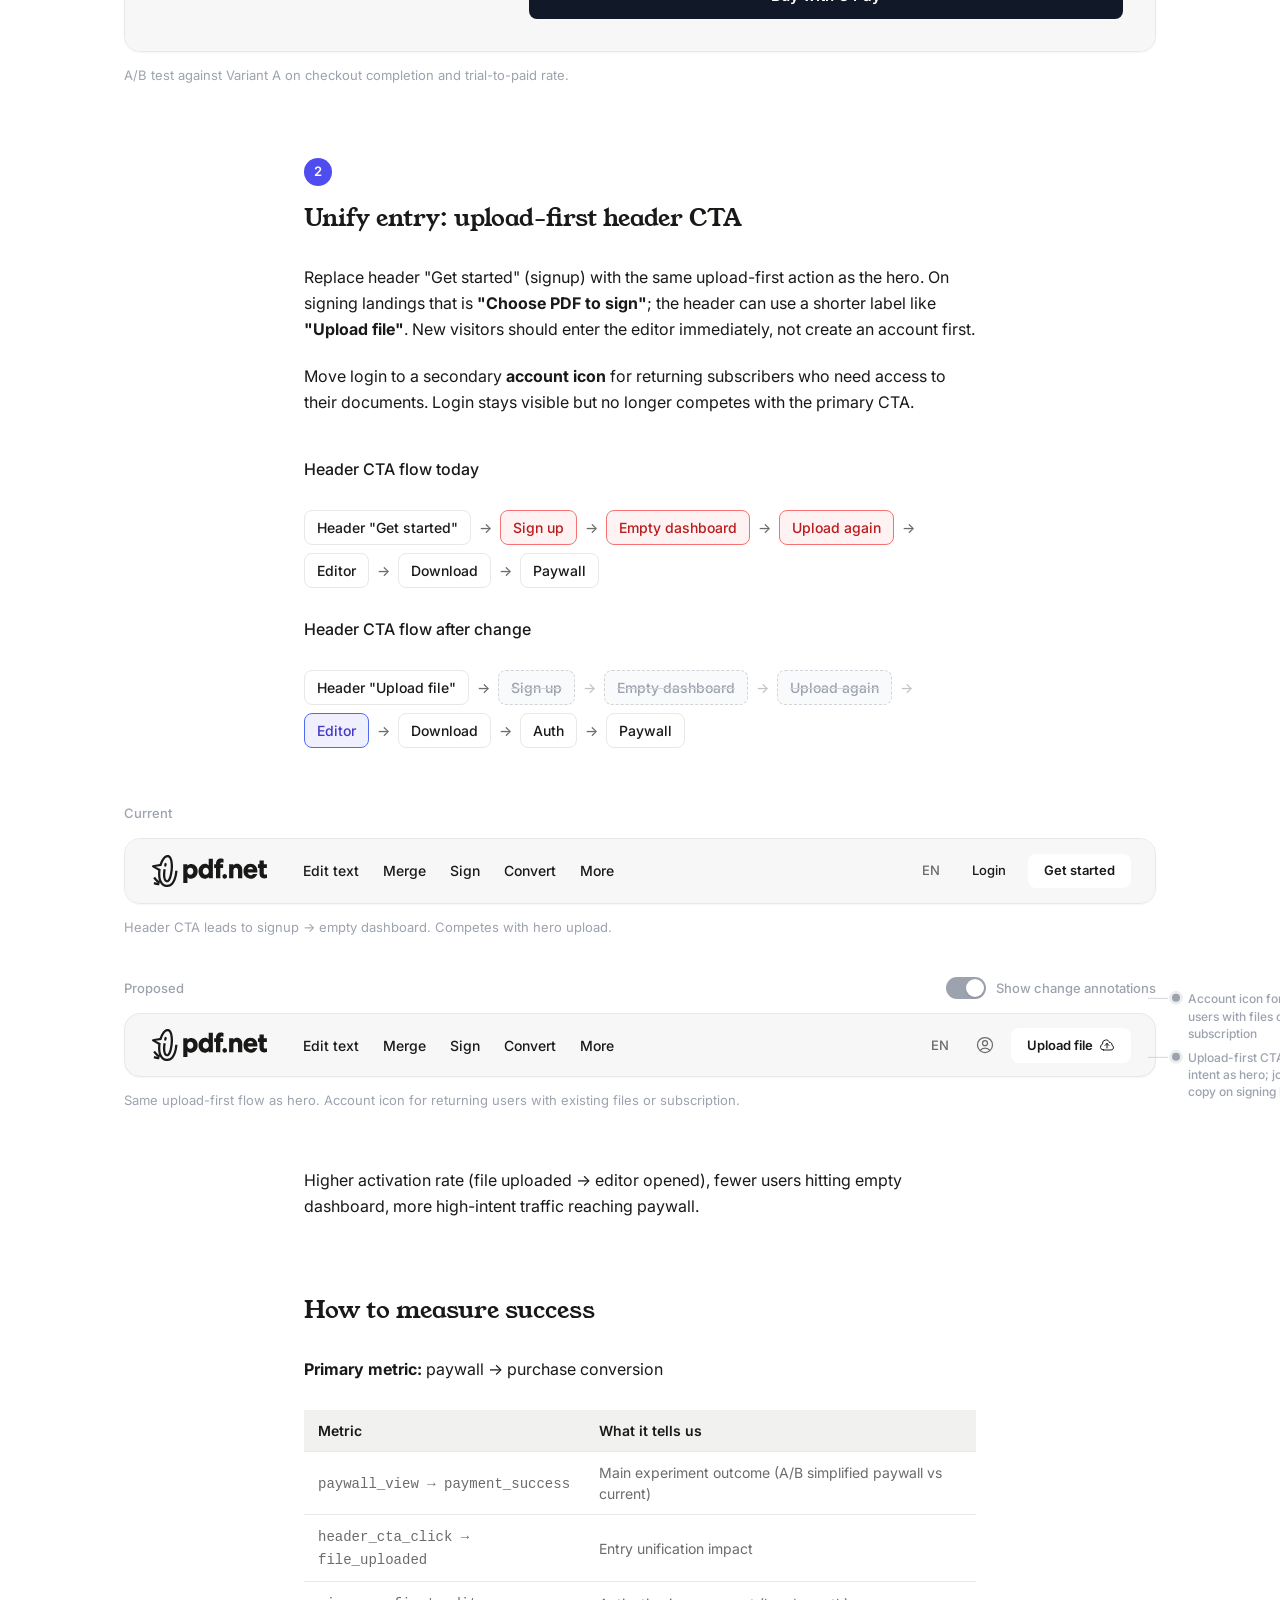
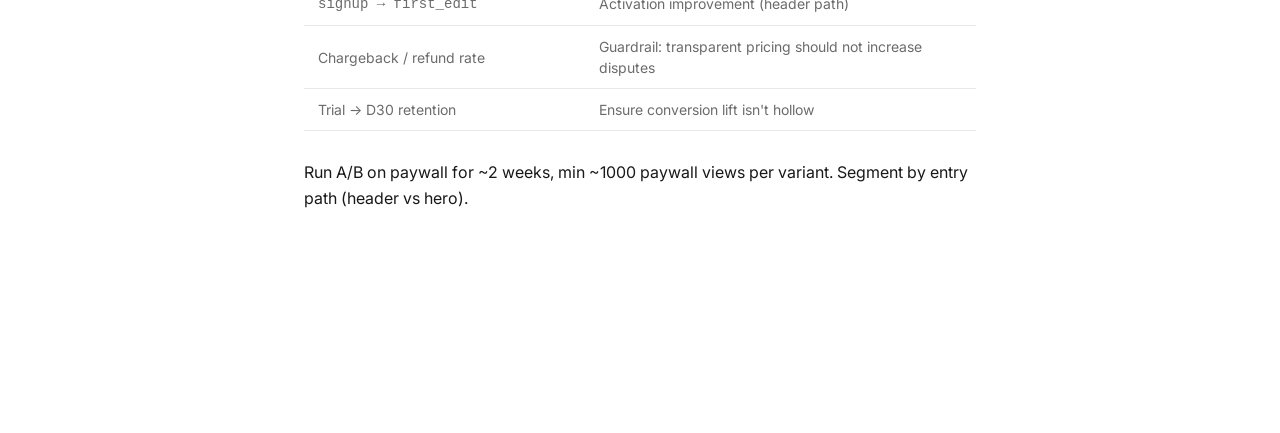
<file: task2/index.html>
<!DOCTYPE html>
<html lang="en">
<head>
  <meta charset="UTF-8">
  <meta name="viewport" content="width=device-width, initial-scale=1.0">
  <title>Task 2: Funnel optimization | pdf.net</title>
  <link rel="icon" href="../fav.svg" type="image/svg+xml">
  <link rel="preconnect" href="https://fonts.googleapis.com">
  <link rel="preconnect" href="https://fonts.gstatic.com" crossorigin>
  <link href="https://fonts.googleapis.com/css2?family=Inter:wght@400;500;600&family=Young+Serif&display=swap" rel="stylesheet">
  <link rel="stylesheet" href="../css/styles.css">
  <link rel="stylesheet" href="../css/task2.css">
</head>
<body>
  <nav class="site-nav" aria-label="Site">
    <div class="site-nav__track">
      <ul class="site-nav__links">
        <li><a href="../">Home</a></li>
        <li><a href="../task1/">Task 1</a></li>
        <li><a href="./" aria-current="page">Task 2</a></li>
        <li><a href="../task3/">Task 3</a></li>
        <li><a href="../variant1/">V1</a></li>
        <li><a href="../task1_2/">V2</a></li>
      </ul>
    </div>
  </nav>

  <main class="task2">
    <div class="task2-prose">
    <h1 class="task2__title">Fix the weakest funnel step</h1>
    <p class="task2__lead">
      Funnel: landing → sign up → first tool use → paywall → purchase.
    </p>
    </div>

    <!-- Context -->
    <section class="task2__section">
      <div class="task2-prose">
      <h2 class="task2__section-title">Current state</h2>
      <p>
        There are two competing entry paths from the landing page:
      </p>
      <ul>
        <li><strong>Header "Get started"</strong> → sign up → empty dashboard → upload again → editor → download → paywall</li>
        <li><strong>Hero "Choose PDF to sign"</strong> → editor immediately → download → auth → paywall</li>
      </ul>
      <p>
        The hero path is product-led (value before account). The header path is account-led and adds friction: signup before any file interaction, then an empty "My documents" screen that asks users to upload a second time.
      </p>

      <div class="task2-funnel">
        <span class="task2-funnel__step">Landing</span>
        <span class="task2-funnel__arrow">→</span>
        <span class="task2-funnel__step">Sign up</span>
        <span class="task2-funnel__arrow">→</span>
        <span class="task2-funnel__step">First tool use</span>
        <span class="task2-funnel__arrow">→</span>
        <span class="task2-funnel__step task2-funnel__step--weak">Paywall</span>
        <span class="task2-funnel__arrow">→</span>
        <span class="task2-funnel__step task2-funnel__step--weak">Purchase</span>
      </div>
      </div>
    </section>

    <!-- Weakest step -->
    <section class="task2__section">
      <div class="task2-prose">
      <h2 class="task2__section-title">Weakest step</h2>
      <p>
        <strong>Paywall → purchase</strong> is the primary bottleneck. Both paths converge here at peak intent. The user has edited a document and sees "Your document is ready", yet pricing creates the largest drop.
      </p>
      <ul>
        <li>Three plan tiers with unclear differences ("limited" vs "full" access)</li>
        <li>Hidden renewal: $0.95/$1.95 trial, then $49.88/mo in fine print</li>
        <li>Generic "Continue" CTA placed above plan selection</li>
        <li>No pricing page on site; surprise pricing only at download moment</li>
      </ul>
      <p>
        Secondary leak: <strong>sign up → first tool use</strong> on the header path (empty dashboard, second upload). Fixing entry increases qualified traffic to the paywall.
      </p>
      </div>
    </section>

    <!-- Change 1 -->
    <section class="task2__section">
      <div class="task2-prose">
      <span class="task2__section-num">1</span>
      <h2 class="task2__section-title">Paywall pricing redesign</h2>
      <p>
        Production paywall breaks trust: unclear tiers, hidden renewal, generic features. Users need clarity, not three plans to compare.
      </p>
      <p>
        Variant A offers two options: trial for first-timers, annual for committed users. Renewal sits on the plan card; copy ties to the user's file. This captures annual upfront and tests whether simpler choice lifts conversion without dropping the plan step.
      </p>
      </div>

      <div class="task2-stage">
      <div class="task2-mockup-block task2-mockup-block--paywall">
        <div class="task2-mockup__meta">
          <p class="task2-mockup__caption">Variant A: two plans on paywall</p>
          <label class="mock-annot-toggle">
            <input type="checkbox" id="paywall-annotations-toggle" checked data-annot-target="paywall-annot-wrap">
            <span class="mock-annot-toggle__track" aria-hidden="true"></span>
            <span class="mock-annot-toggle__label">Show change annotations</span>
          </label>
        </div>
        <div class="task2-mockup task2-mockup--paywall task2-mockup--annot">
          <div class="mock-annot-wrap mock-annot-wrap--on" id="paywall-annot-wrap">
            <div class="mock-annot-stage mock-annot-stage--paywall">
              <aside class="mock-annot-col mock-annot-col--left" aria-label="Change annotations">
                <div class="mock-annot mock-annot--headline">
                  <span class="mock-annot__dot" aria-hidden="true"></span>
                  <span class="mock-annot__text">Document-focused headline and filename, ties paywall to the user's file</span>
                </div>
                <div class="mock-annot mock-annot--preview">
                  <span class="mock-annot__dot" aria-hidden="true"></span>
                  <span class="mock-annot__text">Compact A4 preview confirms the file is ready</span>
                </div>
              </aside>

          <div class="paywall paywall--proposed" aria-label="Variant A paywall">
            <div class="paywall__top">
              <a href="#" class="paywall__logo" tabindex="-1" aria-hidden="true">
                <img src="../assets/logo.svg" alt="" width="120" height="32">
              </a>
              <div class="paywall__steps" aria-hidden="true">
                <div class="paywall__step paywall__step--active">
                  <span class="paywall__step-num">1</span>
                  <span>Choose plan</span>
                </div>
                <span class="paywall__step-line"></span>
                <div class="paywall__step">
                  <span class="paywall__step-num">2</span>
                  <span>Payment</span>
                </div>
              </div>
            </div>

            <div class="paywall__body">
              <div class="paywall__left">
                <div class="paywall__intro">
                  <h3 class="paywall__title">Download your document</h3>
                  <p class="paywall__filename">contract.pdf</p>
                </div>
                <div class="paywall__preview">
                  <p class="paywall__ready">
                    <svg aria-hidden="true"><use href="#check-circle"></use></svg>
                    Your document is ready
                  </p>
                  <div class="paywall__doc">
                    <div class="paywall__doc-page" aria-hidden="true">
                      <span class="paywall__doc-line paywall__doc-line--wide"></span>
                      <span class="paywall__doc-line"></span>
                      <span class="paywall__doc-line"></span>
                      <span class="paywall__doc-line paywall__doc-line--short"></span>
                    </div>
                  </div>
                </div>
              </div>

              <div class="paywall__right">
                <div class="paywall__plans paywall__plans--dual">
                  <div class="paywall__plan paywall__plan--selected">
                    <div class="paywall__plan-main">
                      <span class="paywall__plan-radio" aria-hidden="true"></span>
                      <div class="paywall__plan-text">
                        <span class="paywall__plan-name">14-day full access</span>
                        <span class="paywall__plan-sub">Then $9.99/month · cancel anytime</span>
                      </div>
                    </div>
                    <div class="paywall__plan-side">
                      <span class="paywall__plan-price">$0.95 <small>today</small></span>
                    </div>
                  </div>

                  <div class="paywall__plan">
                    <div class="paywall__plan-main">
                      <span class="paywall__plan-radio" aria-hidden="true"></span>
                      <div class="paywall__plan-text">
                        <span class="paywall__plan-name">Annual</span>
                        <span class="paywall__plan-sub">Billed once per year</span>
                      </div>
                    </div>
                    <div class="paywall__plan-side">
                      <span class="paywall__badge paywall__badge--value">Save 50%</span>
                      <span class="paywall__plan-price">$59/year</span>
                    </div>
                  </div>
                </div>

                <ul class="paywall__features paywall__features--compact">
                  <li>
                    <svg aria-hidden="true"><use href="#check"></use></svg>
                    Download this file + unlimited exports
                  </li>
                  <li>
                    <svg aria-hidden="true"><use href="#check"></use></svg>
                    Edit, sign, merge &amp; convert. All tools included.
                  </li>
                  <li>
                    <svg aria-hidden="true"><use href="#check"></use></svg>
                    No watermark on downloads
                  </li>
                </ul>

                <button type="button" class="paywall__cta paywall__cta--bottom">
                  <svg width="18" height="18" aria-hidden="true"><use href="#arrow-down-tray"></use></svg>
                  Download my PDF ($0.95)
                </button>

                <p class="paywall__fineprint">Secure payment · Cancel in 2 clicks from your account</p>
              </div>
            </div>
          </div>

              <aside class="mock-annot-col mock-annot-col--right" aria-label="Change annotations">
                <div class="mock-annot mock-annot--steps">
                  <span class="mock-annot__dot" aria-hidden="true"></span>
                  <span class="mock-annot__text">2-step checkout instead of 3 screens</span>
                </div>
                <div class="mock-annot mock-annot--plans">
                  <span class="mock-annot__dot" aria-hidden="true"></span>
                  <span class="mock-annot__text">Two plans only: trial default and annual for long-term users</span>
                </div>
                <div class="mock-annot mock-annot--renewal">
                  <span class="mock-annot__dot" aria-hidden="true"></span>
                  <span class="mock-annot__text">Renewal price on the plan card, not buried in fine print</span>
                </div>
                <div class="mock-annot mock-annot--features">
                  <span class="mock-annot__dot" aria-hidden="true"></span>
                  <span class="mock-annot__text">3 task-focused benefits instead of 8 generic AI bullets</span>
                </div>
                <div class="mock-annot mock-annot--cta">
                  <span class="mock-annot__dot" aria-hidden="true"></span>
                  <span class="mock-annot__text">Action-oriented CTA with price, placed after plan choice</span>
                </div>
              </aside>
            </div>
          </div>
        </div>
        <p class="task2-mockup__footnote">Trial default for new users; annual for visitors ready to commit upfront.</p>
      </div>
      </div>

      <div class="task2-prose">
        <p class="task2-mockup__caption">Variant B: payment step (no plan selection)</p>
        <p class="task2-variant-intro">
          At download, the job is done: the file is ready and the user wants to leave with it. Most visitors came to finish one task, not to compare tiers. Plan selection at this moment adds friction when intent is highest.
        </p>
        <p class="task2-variant-intro">
          With one default plan, there is nothing to choose. We skip the plan screen and send users straight to payment, removing one step from the path to download.
        </p>
        <p class="task2-variant-intro">
          We accept that some upfront annual revenue is lost at checkout. Annual can be upsold later via trial-ending email, the cancel flow, and billing settings, once users understand the product. Variant A keeps choice for price-sensitive visitors; Variant B bets on higher checkout completion and recovers annual downstream.
        </p>

        <div class="task2-funnel task2-funnel--checkout" aria-label="Variant B checkout funnel">
          <span class="task2-funnel__step">Download click</span>
          <span class="task2-funnel__arrow">→</span>
          <span class="task2-funnel__step task2-funnel__step--skipped">Choose plan</span>
          <span class="task2-funnel__arrow task2-funnel__arrow--muted">→</span>
          <span class="task2-funnel__step task2-funnel__step--current">Payment</span>
          <span class="task2-funnel__arrow">→</span>
          <span class="task2-funnel__step">Download PDF</span>
        </div>
      </div>

      <div class="task2-stage">
      <div class="task2-mockup-block task2-mockup-block--paywall">
        <div class="task2-mockup task2-mockup--paywall">
          <div class="checkout" aria-label="Variant B checkout">
            <div class="checkout__top">
              <a href="#" class="checkout__logo" tabindex="-1" aria-hidden="true">
                <img src="../assets/logo.svg" alt="" width="120" height="32">
              </a>
              <div class="checkout__steps" aria-hidden="true">
                <div class="checkout__step checkout__step--active">
                  <span class="checkout__step-num">1</span>
                  <span>Add payment details</span>
                </div>
                <span class="checkout__step-line"></span>
                <div class="checkout__step">
                  <span class="checkout__step-num">2</span>
                  <span>Download PDF</span>
                </div>
              </div>
            </div>

            <div class="checkout__body">
              <div class="checkout__summary">
                <div class="checkout-receipt">
                  <h3 class="checkout-receipt__title">Summary</h3>
                  <div class="checkout-receipt__row">
                    <div>
                      <p class="checkout-receipt__plan">14-day full access</p>
                    </div>
                    <div class="checkout-receipt__price-col">
                      <span class="checkout-receipt__price">$0.95</span>
                      <span class="checkout-receipt__tax">Tax may apply</span>
                    </div>
                  </div>
                  <p class="checkout-receipt__user">Alex, alex@example.com</p>
                  <p class="checkout-receipt__renewal">After 14 days, auto-renews $9.99 billed monthly. You may cancel anytime.</p>
                  <div class="checkout-receipt__zigzag" aria-hidden="true"></div>
                </div>
              </div>

              <div class="checkout__payment">
                <div class="checkout-card">
                  <h3 class="checkout-card__title">Pay with card</h3>
                  <label class="checkout-field">
                    <span class="checkout-field__label">Card number</span>
                    <span class="checkout-field__input checkout-field__input--card">
                      <span class="checkout-field__placeholder">1234 1234 1234 1234</span>
                      <span class="checkout-field__brands" aria-hidden="true">VISA MC AMEX</span>
                    </span>
                  </label>
                  <div class="checkout-field__row">
                    <label class="checkout-field">
                      <span class="checkout-field__label">Expiration date</span>
                      <span class="checkout-field__input">MM / YY</span>
                    </label>
                    <label class="checkout-field">
                      <span class="checkout-field__label">Security code</span>
                      <span class="checkout-field__input">123</span>
                    </label>
                    <label class="checkout-field">
                      <span class="checkout-field__label">Postal code</span>
                      <span class="checkout-field__input">12345</span>
                    </label>
                  </div>
                  <label class="checkout-consent">
                    <span class="checkout-consent__box" aria-hidden="true"></span>
                    <span>I agree to <a href="#">Billing terms</a>, <a href="#">Terms and Conditions</a> and <a href="#">Privacy Policy</a>, including automatic renewal.</span>
                  </label>
                  <button type="button" class="checkout-card__submit">Subscribe</button>
                  <p class="checkout-card__secure">
                    <svg width="14" height="14" aria-hidden="true"><use href="#lock-closed"></use></svg>
                    Payments are secure and encrypted
                  </p>
                </div>

                <div class="checkout-divider"><span>Or</span></div>

                <button type="button" class="checkout-alt checkout-alt--paypal">Pay with PayPal</button>
                <button type="button" class="checkout-alt checkout-alt--gpay">Buy with G Pay</button>
              </div>
            </div>
          </div>
        </div>
        <p class="task2-mockup__footnote">A/B test against Variant A on checkout completion and trial-to-paid rate.</p>
      </div>
      </div>
    </section>

    <!-- Change 2 -->
    <section class="task2__section">
      <div class="task2-prose">
      <span class="task2__section-num">2</span>
      <h2 class="task2__section-title">Unify entry: upload-first header CTA</h2>
      <p>
        Replace header "Get started" (signup) with the same upload-first action as the hero. On signing landings that is <strong>"Choose PDF to sign"</strong>; the header can use a shorter label like <strong>"Upload file"</strong>. New visitors should enter the editor immediately, not create an account first.
      </p>
      <p>
        Move login to a secondary <strong>account icon</strong> for returning subscribers who need access to their documents. Login stays visible but no longer competes with the primary CTA.
      </p>

      <p class="task2-funnel-label">Header CTA flow today</p>
      <div class="task2-funnel task2-funnel--entry" aria-label="Current header entry flow">
        <span class="task2-funnel__step">Header "Get started"</span>
        <span class="task2-funnel__arrow">→</span>
        <span class="task2-funnel__step task2-funnel__step--weak">Sign up</span>
        <span class="task2-funnel__arrow">→</span>
        <span class="task2-funnel__step task2-funnel__step--weak">Empty dashboard</span>
        <span class="task2-funnel__arrow">→</span>
        <span class="task2-funnel__step task2-funnel__step--weak">Upload again</span>
        <span class="task2-funnel__arrow">→</span>
        <span class="task2-funnel__step">Editor</span>
        <span class="task2-funnel__arrow">→</span>
        <span class="task2-funnel__step">Download</span>
        <span class="task2-funnel__arrow">→</span>
        <span class="task2-funnel__step">Paywall</span>
      </div>

      <p class="task2-funnel-label">Header CTA flow after change</p>
      <div class="task2-funnel task2-funnel--entry task2-funnel--entry-last" aria-label="Proposed header entry flow">
        <span class="task2-funnel__step">Header "Upload file"</span>
        <span class="task2-funnel__arrow">→</span>
        <span class="task2-funnel__step task2-funnel__step--skipped">Sign up</span>
        <span class="task2-funnel__arrow task2-funnel__arrow--muted">→</span>
        <span class="task2-funnel__step task2-funnel__step--skipped">Empty dashboard</span>
        <span class="task2-funnel__arrow task2-funnel__arrow--muted">→</span>
        <span class="task2-funnel__step task2-funnel__step--skipped">Upload again</span>
        <span class="task2-funnel__arrow task2-funnel__arrow--muted">→</span>
        <span class="task2-funnel__step task2-funnel__step--current">Editor</span>
        <span class="task2-funnel__arrow">→</span>
        <span class="task2-funnel__step">Download</span>
        <span class="task2-funnel__arrow">→</span>
        <span class="task2-funnel__step">Auth</span>
        <span class="task2-funnel__arrow">→</span>
        <span class="task2-funnel__step">Paywall</span>
      </div>
      </div>

      <div class="task2-stage">
      <div class="task2-mockup-block task2-mockup-block--header">
        <p class="task2-mockup__caption">Current</p>
        <div class="task2-mockup">
          <div class="task2-mockup__header">
            <a href="#" class="task2-mockup__logo" tabindex="-1" aria-hidden="true">
              <img src="../assets/logo.svg" alt="" width="120" height="32">
            </a>
            <div class="task2-mockup__nav" aria-hidden="true">
              <span>Edit text</span>
              <span>Merge</span>
              <span>Sign</span>
              <span>Convert</span>
              <span>More</span>
            </div>
            <div class="task2-mockup__actions">
              <span class="task2-mockup__lang">EN</span>
              <span class="task2-mockup__login">Login</span>
              <span class="task2-mockup__cta-old">Get started</span>
            </div>
          </div>
        </div>
        <p class="task2-mockup__footnote">Header CTA leads to signup → empty dashboard. Competes with hero upload.</p>
      </div>

      <div class="task2-mockup-block task2-mockup-block--header">
        <div class="task2-mockup__meta">
          <p class="task2-mockup__caption">Proposed</p>
          <label class="mock-annot-toggle">
            <input type="checkbox" id="header-annotations-toggle" checked data-annot-target="header-annot-wrap">
            <span class="mock-annot-toggle__track" aria-hidden="true"></span>
            <span class="mock-annot-toggle__label">Show change annotations</span>
          </label>
        </div>
        <div class="task2-mockup task2-mockup--annot">
          <div class="mock-annot-wrap mock-annot-wrap--on mock-annot-wrap--header" id="header-annot-wrap">
            <div class="mock-annot-stage mock-annot-stage--header">
              <div class="task2-mockup__header">
                <a href="#" class="task2-mockup__logo" tabindex="-1" aria-hidden="true">
                  <img src="../assets/logo.svg" alt="" width="120" height="32">
                </a>
                <div class="task2-mockup__nav" aria-hidden="true">
                  <span>Edit text</span>
                  <span>Merge</span>
                  <span>Sign</span>
                  <span>Convert</span>
                  <span>More</span>
                </div>
                <div class="task2-mockup__actions">
                  <span class="task2-mockup__lang">EN</span>
                  <button type="button" class="task2-mockup__account" aria-label="Log in to your account">
                    <svg class="icon" aria-hidden="true"><use href="#user-circle"></use></svg>
                  </button>
                  <button type="button" class="task2-mockup__cta-new">
                    Upload file
                    <svg aria-hidden="true"><use href="#cloud-arrow-up"></use></svg>
                  </button>
                </div>
              </div>
              <aside class="mock-annot-col mock-annot-col--header" aria-label="Change annotations">
                <div class="mock-annot">
                  <span class="mock-annot__dot" aria-hidden="true"></span>
                  <span class="mock-annot__text">Account icon for returning users with files or subscription</span>
                </div>
                <div class="mock-annot mock-annot--header-upload">
                  <span class="mock-annot__dot" aria-hidden="true"></span>
                  <span class="mock-annot__text">Upload-first CTA. Same intent as hero; job-specific copy on signing landings.</span>
                </div>
              </aside>
            </div>
          </div>
        </div>
        <p class="task2-mockup__footnote">Same upload-first flow as hero. Account icon for returning users with existing files or subscription.</p>
      </div>
      </div>

      <div class="task2-prose">
      <p>
        Higher activation rate (file uploaded → editor opened), fewer users hitting empty dashboard, more high-intent traffic reaching paywall.
      </p>
      </div>
    </section>

    <!-- Measurement -->
    <section class="task2__section">
      <div class="task2-prose">
      <h2 class="task2__section-title">How to measure success</h2>
      <p><strong>Primary metric:</strong> paywall → purchase conversion</p>
      <table class="task2-metrics">
        <thead>
          <tr>
            <th>Metric</th>
            <th>What it tells us</th>
          </tr>
        </thead>
        <tbody>
          <tr>
            <td><code>paywall_view → payment_success</code></td>
            <td>Main experiment outcome (A/B simplified paywall vs current)</td>
          </tr>
          <tr>
            <td><code>header_cta_click → file_uploaded</code></td>
            <td>Entry unification impact</td>
          </tr>
          <tr>
            <td><code>signup → first_edit</code></td>
            <td>Activation improvement (header path)</td>
          </tr>
          <tr>
            <td>Chargeback / refund rate</td>
            <td>Guardrail: transparent pricing should not increase disputes</td>
          </tr>
          <tr>
            <td>Trial → D30 retention</td>
            <td>Ensure conversion lift isn't hollow</td>
          </tr>
        </tbody>
      </table>

      <p>
        Run A/B on paywall for ~2 weeks, min ~1000 paywall views per variant. Segment by entry path (header vs hero).
      </p>
      </div>
    </section>
  </main>

  <svg xmlns="http://www.w3.org/2000/svg" style="display:none">
    <symbol id="chevron-down" viewBox="0 0 24 24" fill="none" stroke="currentColor" stroke-width="1.5">
      <path stroke-linecap="round" stroke-linejoin="round" d="m19.5 8.25-7.5 7.5-7.5-7.5"/>
    </symbol>
    <symbol id="cloud-arrow-up" viewBox="0 0 24 24" fill="none" stroke="currentColor" stroke-width="1.5">
      <path stroke-linecap="round" stroke-linejoin="round" d="M12 16.5V9.75m0 0 3 3m-3-3-3 3M6.75 19.5a4.5 4.5 0 0 1-1.41-8.775 5.25 5.25 0 0 1 10.233-2.33 3 3 0 0 1 3.758 3.848A3.752 3.752 0 0 1 18 19.5H6.75Z"/>
    </symbol>
    <symbol id="user-circle" viewBox="0 0 24 24" fill="none" stroke="currentColor" stroke-width="1.5">
      <path stroke-linecap="round" stroke-linejoin="round" d="M17.982 18.725A7.488 7.488 0 0 0 12 15.75a7.488 7.488 0 0 0-5.982 2.975m11.963 0a9 9 0 1 0-11.963 0m11.963 0A8.966 8.966 0 0 1 12 21a8.966 8.966 0 0 1-5.982-2.275M15 9.75a3 3 0 1 1-6 0 3 3 0 0 1 6 0Z"/>
    </symbol>
    <symbol id="check-circle" viewBox="0 0 24 24" fill="none" stroke="currentColor" stroke-width="1.5">
      <path stroke-linecap="round" stroke-linejoin="round" d="M9 12.75 11.25 15 15 9.75M21 12a9 9 0 1 1-18 0 9 9 0 0 1 18 0Z"/>
    </symbol>
    <symbol id="check" viewBox="0 0 24 24" fill="none" stroke="currentColor" stroke-width="2">
      <path stroke-linecap="round" stroke-linejoin="round" d="m4.5 12.75 6 6 9-13.5"/>
    </symbol>
    <symbol id="arrow-down-tray" viewBox="0 0 24 24" fill="none" stroke="currentColor" stroke-width="1.5">
      <path stroke-linecap="round" stroke-linejoin="round" d="M3 16.5v2.25A2.25 2.25 0 0 0 5.25 21h13.5A2.25 2.25 0 0 0 21 18.75V16.5M16.5 12 12 16.5m0 0L7.5 12m4.5 4.5V3"/>
    </symbol>
    <symbol id="lock-closed" viewBox="0 0 24 24" fill="none" stroke="currentColor" stroke-width="1.5">
      <path stroke-linecap="round" stroke-linejoin="round" d="M16.5 10.5V6.75a4.5 4.5 0 1 0-9 0v3.75m-.75 11.25h10.5a2.25 2.25 0 0 0 2.25-2.25v-6.75a2.25 2.25 0 0 0-2.25-2.25H6.75a2.25 2.25 0 0 0-2.25 2.25v6.75a2.25 2.25 0 0 0 2.25 2.25Z"/>
    </symbol>
  </svg>

  <script>
    (function () {
      document.querySelectorAll('.mock-annot-toggle input[data-annot-target]').forEach(function (toggle) {
        var wrap = document.getElementById(toggle.getAttribute('data-annot-target'));
        if (!wrap) return;

        function sync() {
          wrap.classList.toggle('mock-annot-wrap--on', toggle.checked);
        }

        toggle.addEventListener('change', sync);
        sync();
      });
    })();
  </script>
</body>
</html>
</file>
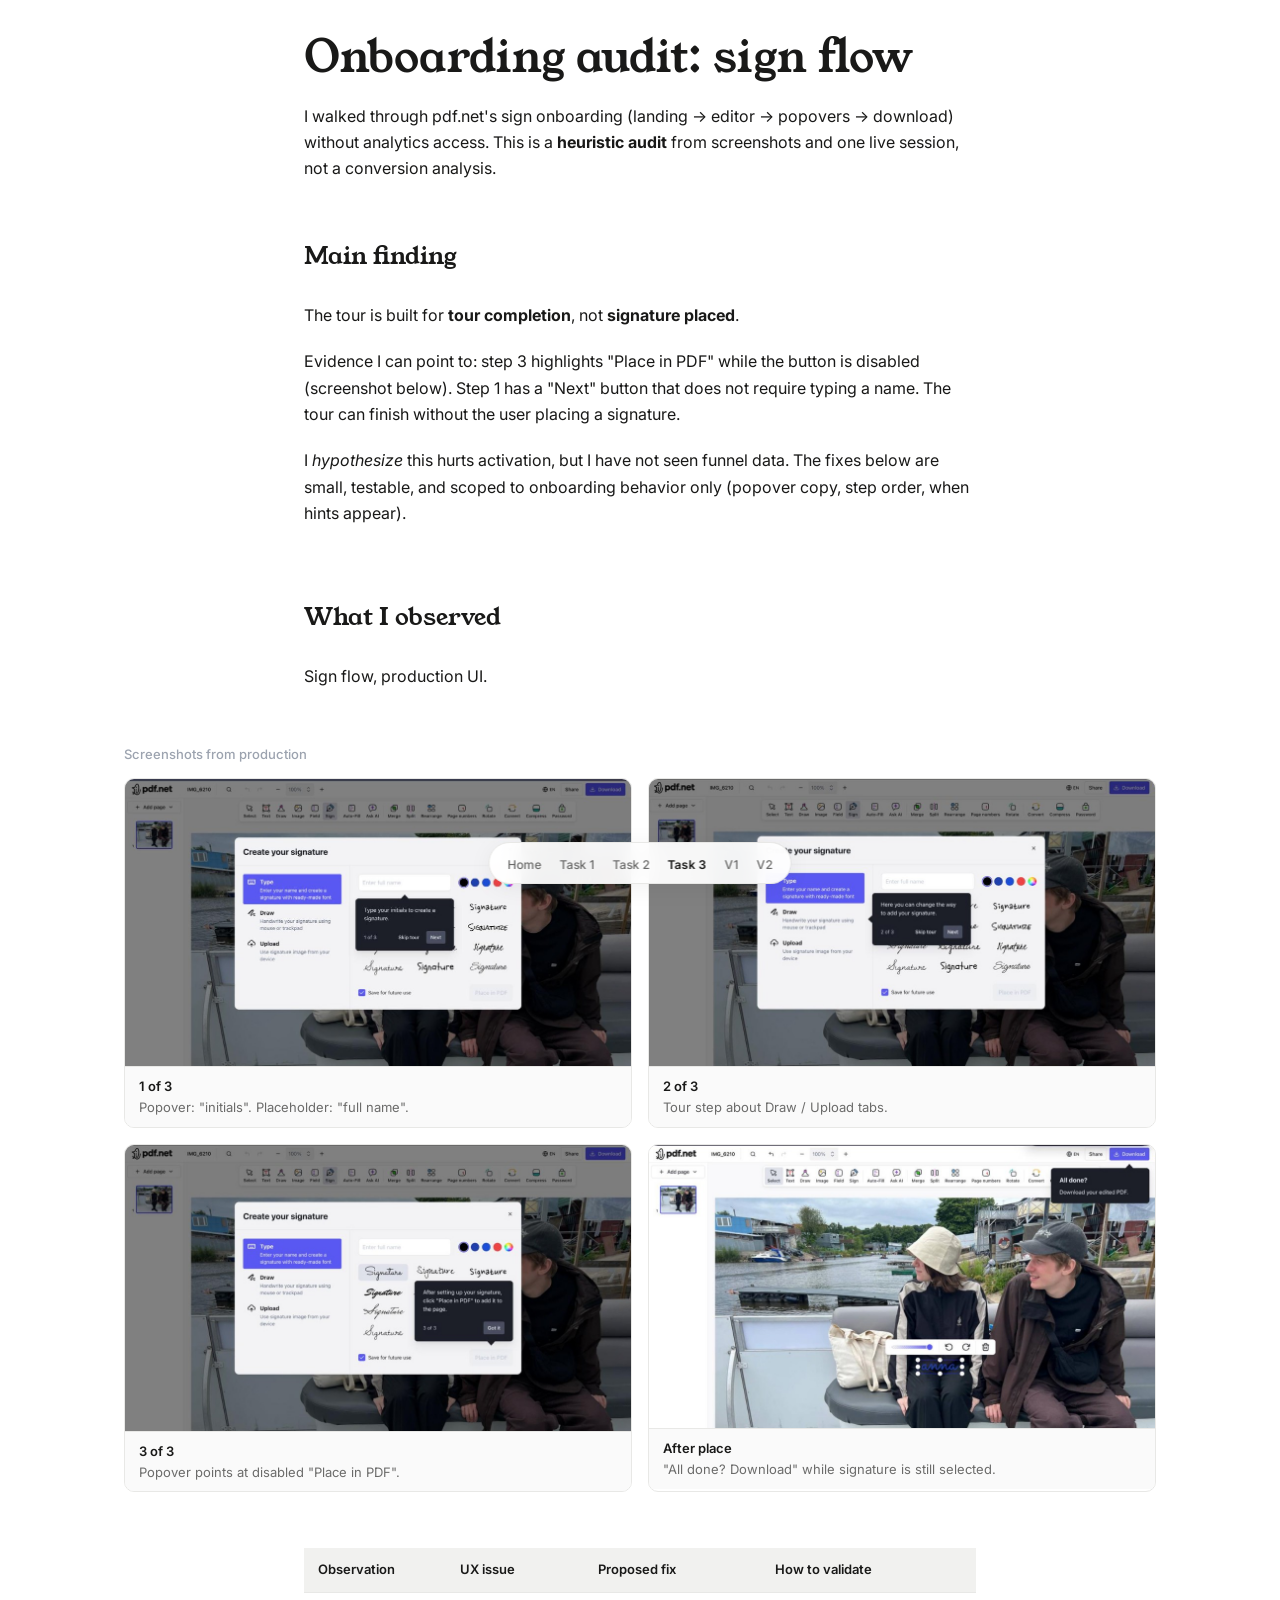
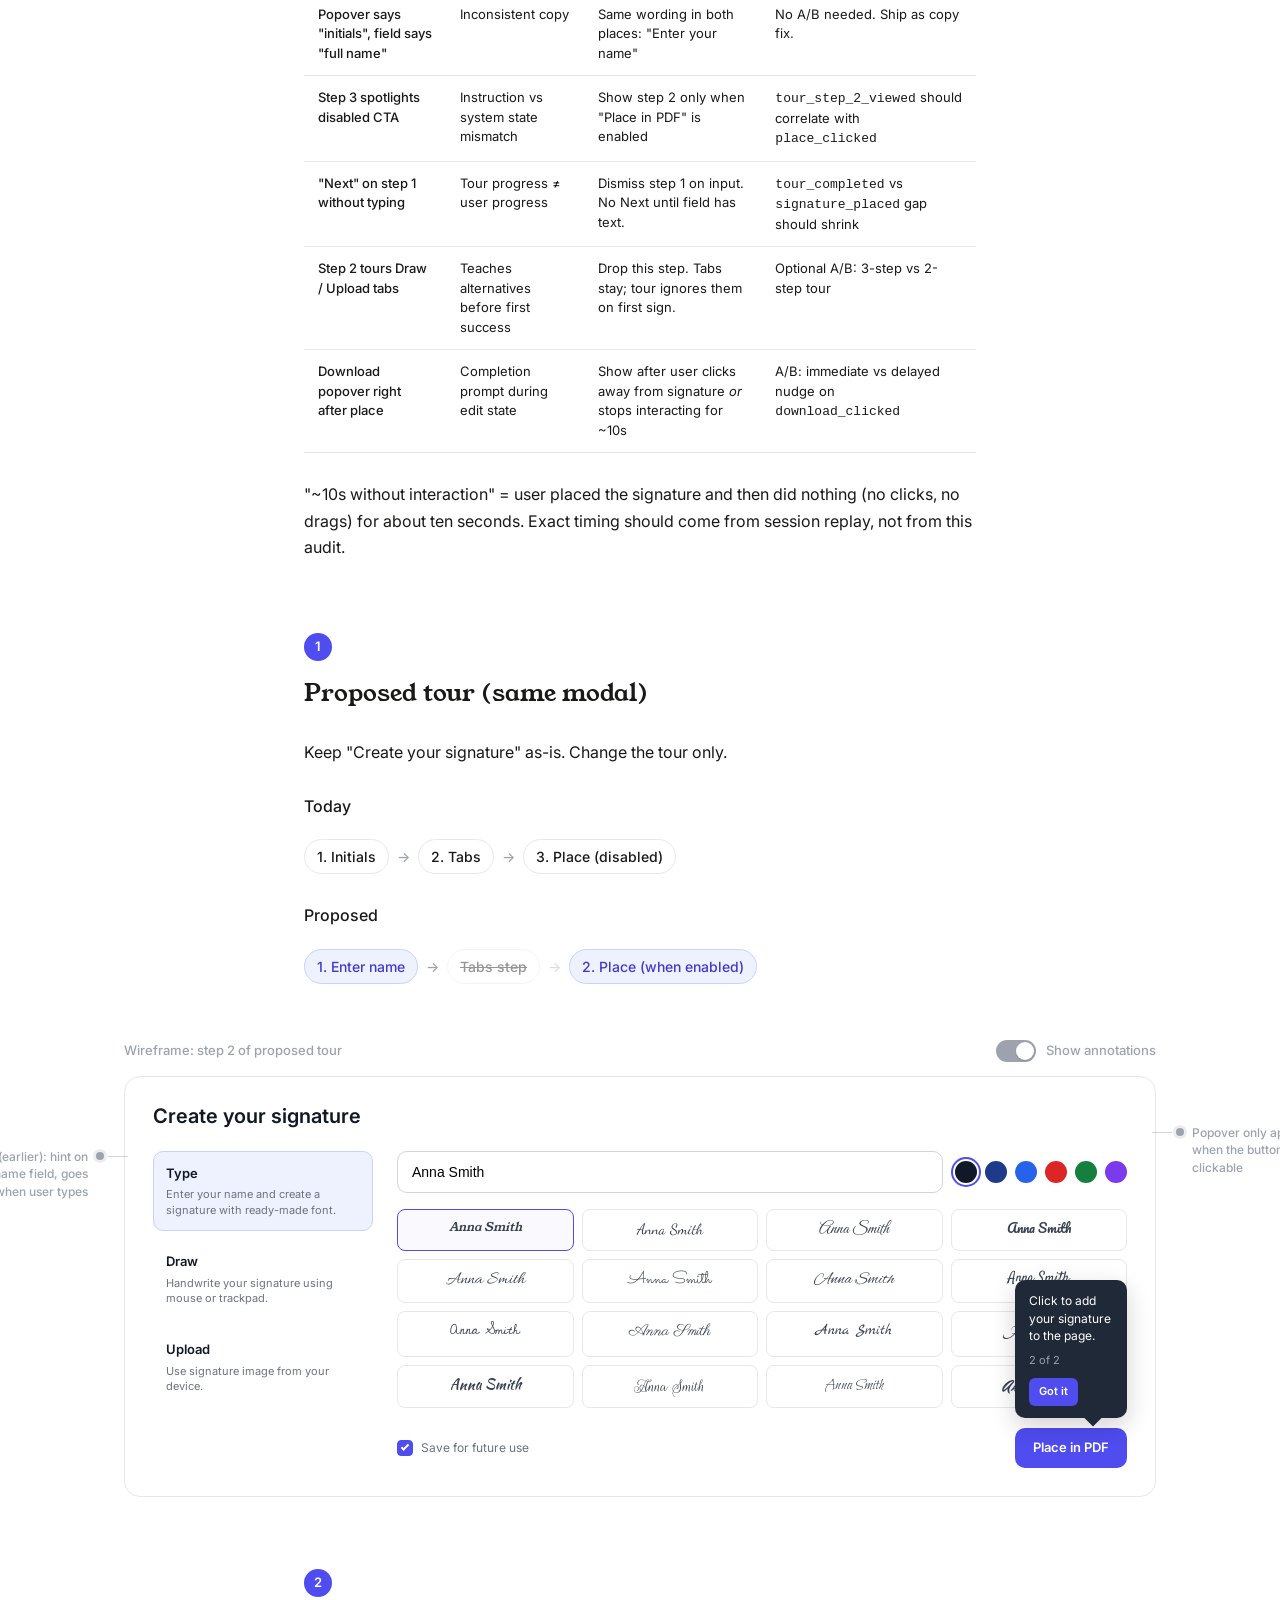
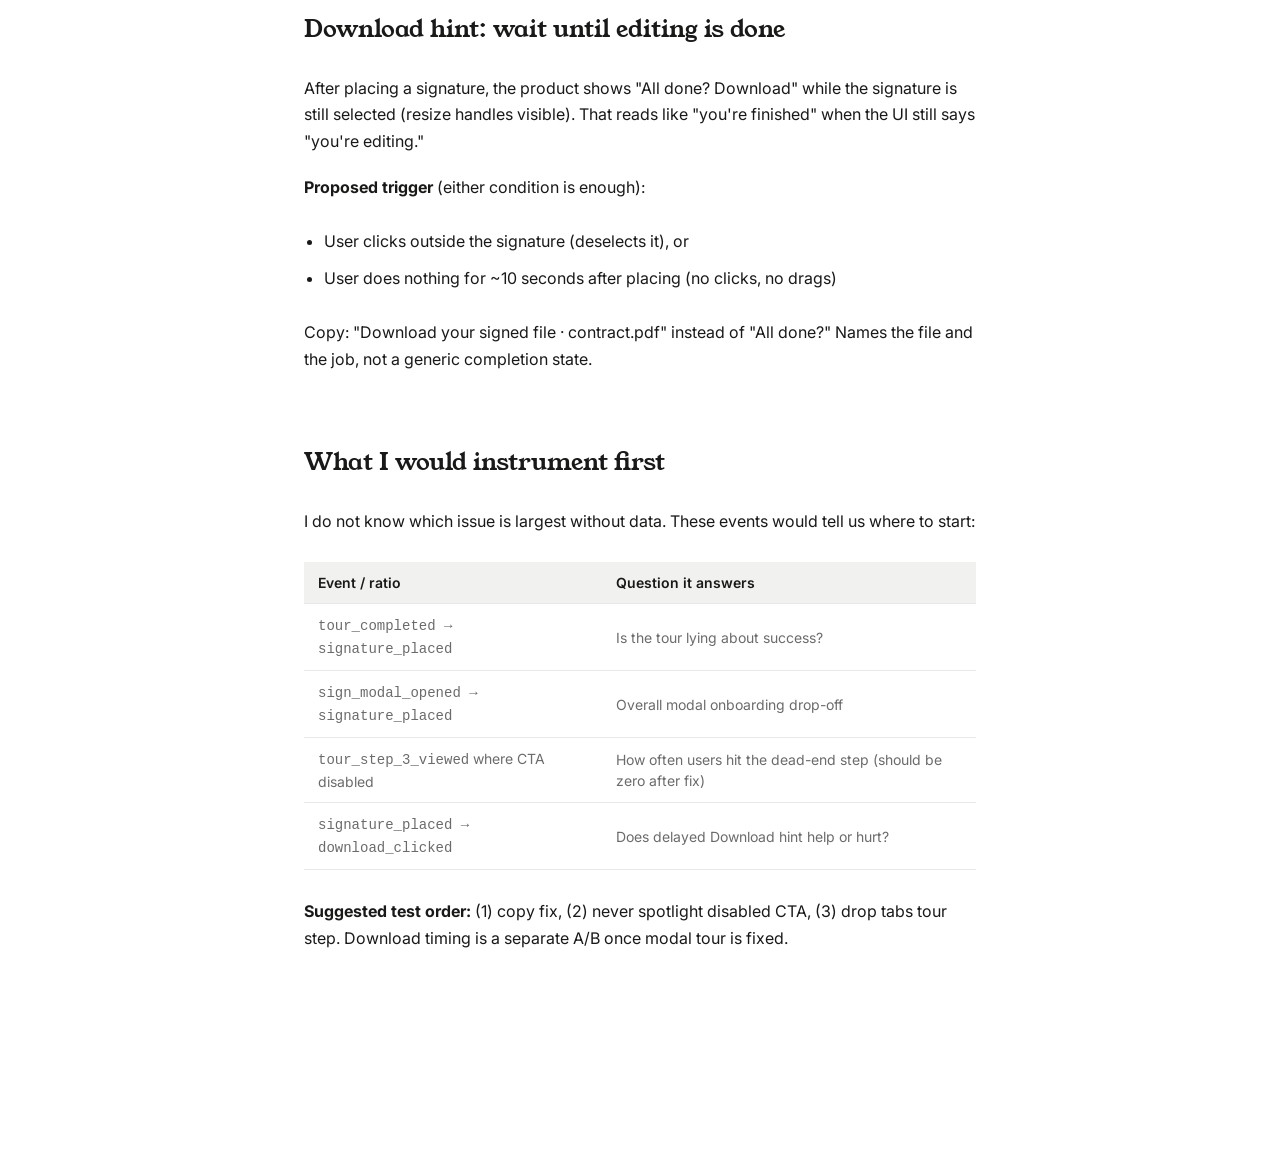
<file: task3/index.html>
<!DOCTYPE html>
<html lang="en">
<head>
  <meta charset="UTF-8">
  <meta name="viewport" content="width=device-width, initial-scale=1.0">
  <title>Task 3: Onboarding audit | pdf.net</title>
  <link rel="icon" href="../fav.svg" type="image/svg+xml">
  <link rel="preconnect" href="https://fonts.googleapis.com">
  <link rel="preconnect" href="https://fonts.gstatic.com" crossorigin>
  <link href="https://fonts.googleapis.com/css2?family=Alex+Brush&family=Allura&family=Bilbo+Swash+Caps&family=Cedarville+Cursive&family=Dancing+Script&family=Great+Vibes&family=Inter:wght@400;500;600&family=Kaushan+Script&family=Marck+Script&family=Mr+Dafoe&family=Pacifico&family=Parisienne&family=Rouge+Script&family=Sacramento&family=Satisfy&family=Tangerine:wght@400;700&family=Young+Serif&display=swap" rel="stylesheet">
  <link rel="stylesheet" href="../css/styles.css">
  <link rel="stylesheet" href="../css/task3.css">
</head>
<body>
  <nav class="site-nav" aria-label="Site">
    <div class="site-nav__track">
      <ul class="site-nav__links">
        <li><a href="../">Home</a></li>
        <li><a href="../task1/">Task 1</a></li>
        <li><a href="../task2/">Task 2</a></li>
        <li><a href="./" aria-current="page">Task 3</a></li>
        <li><a href="../variant1/">V1</a></li>
        <li><a href="../task1_2/">V2</a></li>
      </ul>
    </div>
  </nav>

  <main class="task3">
    <div class="task3-prose">
      <h1 class="task3__title">Onboarding audit: sign flow</h1>
      <p class="task3__lead">
        I walked through pdf.net's sign onboarding (landing → editor → popovers → download) without analytics access.
        This is a <strong>heuristic audit</strong> from screenshots and one live session, not a conversion analysis.
      </p>
    </div>

    <!-- Thesis -->
    <section class="task3__section">
      <div class="task3-prose">
        <h2 class="task3__section-title">Main finding</h2>
        <p>
          The tour is built for <strong>tour completion</strong>, not <strong>signature placed</strong>.
        </p>
        <p>
          Evidence I can point to: step 3 highlights "Place in PDF" while the button is disabled (screenshot below).
          Step 1 has a "Next" button that does not require typing a name.
          The tour can finish without the user placing a signature.
        </p>
        <p>
          I <em>hypothesize</em> this hurts activation, but I have not seen funnel data.
          The fixes below are small, testable, and scoped to onboarding behavior only (popover copy, step order, when hints appear).
        </p>
      </div>
    </section>

    <!-- Observations -->
    <section class="task3__section">
      <div class="task3-prose">
        <h2 class="task3__section-title">What I observed</h2>
        <p>Sign flow, production UI.</p>
      </div>

      <div class="task3-stage">
        <div class="task3-mockup-block">
          <p class="task3-mockup__caption">Screenshots from production</p>
          <div class="task3-screens">
            <figure class="task3-screen">
              <img class="task3-screen__img" src="../assets/task3/tour-step-1.png" alt="Tour step 1" width="800" height="450">
              <figcaption class="task3-screen__label">
                <strong>1 of 3</strong>
                Popover: "initials". Placeholder: "full name".
              </figcaption>
            </figure>
            <figure class="task3-screen">
              <img class="task3-screen__img" src="../assets/task3/tour-step-2.png" alt="Tour step 2" width="800" height="450">
              <figcaption class="task3-screen__label">
                <strong>2 of 3</strong>
                Tour step about Draw / Upload tabs.
              </figcaption>
            </figure>
            <figure class="task3-screen">
              <img class="task3-screen__img" src="../assets/task3/tour-step-3.png" alt="Tour step 3" width="800" height="450">
              <figcaption class="task3-screen__label">
                <strong>3 of 3</strong>
                Popover points at disabled "Place in PDF".
              </figcaption>
            </figure>
            <figure class="task3-screen">
              <img class="task3-screen__img" src="../assets/task3/tour-download.png" alt="Download popover" width="800" height="450">
              <figcaption class="task3-screen__label">
                <strong>After place</strong>
                "All done? Download" while signature is still selected.
              </figcaption>
            </figure>
          </div>
        </div>
      </div>

      <div class="task3-prose">
        <table class="task3-audit">
          <thead>
            <tr>
              <th>Observation</th>
              <th>UX issue</th>
              <th>Proposed fix</th>
              <th>How to validate</th>
            </tr>
          </thead>
          <tbody>
            <tr>
              <td>Popover says "initials", field says "full name"</td>
              <td>Inconsistent copy</td>
              <td>Same wording in both places: "Enter your name"</td>
              <td>No A/B needed. Ship as copy fix.</td>
            </tr>
            <tr>
              <td>Step 3 spotlights disabled CTA</td>
              <td>Instruction vs system state mismatch</td>
              <td>Show step 2 only when "Place in PDF" is enabled</td>
              <td><code>tour_step_2_viewed</code> should correlate with <code>place_clicked</code></td>
            </tr>
            <tr>
              <td>"Next" on step 1 without typing</td>
              <td>Tour progress ≠ user progress</td>
              <td>Dismiss step 1 on input. No Next until field has text.</td>
              <td><code>tour_completed</code> vs <code>signature_placed</code> gap should shrink</td>
            </tr>
            <tr>
              <td>Step 2 tours Draw / Upload tabs</td>
              <td>Teaches alternatives before first success</td>
              <td>Drop this step. Tabs stay; tour ignores them on first sign.</td>
              <td>Optional A/B: 3-step vs 2-step tour</td>
            </tr>
            <tr>
              <td>Download popover right after place</td>
              <td>Completion prompt during edit state</td>
              <td>Show after user clicks away from signature <em>or</em> stops interacting for ~10s</td>
              <td>A/B: immediate vs delayed nudge on <code>download_clicked</code></td>
            </tr>
          </tbody>
        </table>
        <p class="task3-audit-note">
          "~10s without interaction" = user placed the signature and then did nothing (no clicks, no drags) for about ten seconds.
          Exact timing should come from session replay, not from this audit.
        </p>
      </div>
    </section>

    <!-- Proposal -->
    <section class="task3__section">
      <div class="task3-prose">
        <span class="task3__section-num">1</span>
        <h2 class="task3__section-title">Proposed tour (same modal)</h2>
        <p>Keep "Create your signature" as-is. Change the tour only.</p>

        <p class="task3-mockup__caption">Today</p>
        <div class="task3-funnel" aria-label="Current tour">
          <span class="task3-funnel__step">1. Initials</span>
          <span class="task3-funnel__arrow">→</span>
          <span class="task3-funnel__step">2. Tabs</span>
          <span class="task3-funnel__arrow">→</span>
          <span class="task3-funnel__step">3. Place (disabled)</span>
        </div>

        <p class="task3-mockup__caption">Proposed</p>
        <div class="task3-funnel" aria-label="Proposed tour">
          <span class="task3-funnel__step task3-funnel__step--current">1. Enter name</span>
          <span class="task3-funnel__arrow">→</span>
          <span class="task3-funnel__step task3-funnel__step--skipped">Tabs step</span>
          <span class="task3-funnel__arrow task3-funnel__arrow--muted">→</span>
          <span class="task3-funnel__step task3-funnel__step--current">2. Place (when enabled)</span>
        </div>
      </div>

      <div class="task3-stage">
        <div class="task3-mockup-block">
          <div class="task3-mockup__meta">
            <p class="task3-mockup__caption">Wireframe: step 2 of proposed tour</p>
            <label class="mock-annot-toggle">
              <input type="checkbox" id="sign-annotations-toggle" checked data-annot-target="sign-annot-wrap">
              <span class="mock-annot-toggle__track" aria-hidden="true"></span>
              <span class="mock-annot-toggle__label">Show annotations</span>
            </label>
          </div>
          <div class="task3-mockup task3-mockup--annot">
            <div class="mock-annot-wrap mock-annot-wrap--on" id="sign-annot-wrap">
              <div class="mock-annot-stage mock-annot-stage--sign">
                <aside class="mock-annot-col mock-annot-col--left" aria-label="Annotations">
                  <div class="mock-annot">
                    <span class="mock-annot__dot" aria-hidden="true"></span>
                    <span class="mock-annot__text">Step 1 (earlier): hint on empty name field, goes away when user types</span>
                  </div>
                </aside>

                <div class="sign-modal" aria-label="Proposed signature modal">
                  <h3 class="sign-modal__title">Create your signature</h3>
                  <div class="sign-modal__body">
                    <nav class="sign-modal__nav" aria-hidden="true">
                      <div class="sign-modal__tab sign-modal__tab--active">
                        <span class="sign-modal__tab-name">Type</span>
                        <span class="sign-modal__tab-desc">Enter your name and create a signature with ready-made font.</span>
                      </div>
                      <div class="sign-modal__tab">
                        <span class="sign-modal__tab-name">Draw</span>
                        <span class="sign-modal__tab-desc">Handwrite your signature using mouse or trackpad.</span>
                      </div>
                      <div class="sign-modal__tab">
                        <span class="sign-modal__tab-name">Upload</span>
                        <span class="sign-modal__tab-desc">Use signature image from your device.</span>
                      </div>
                    </nav>

                    <div class="sign-modal__main">
                      <div class="sign-modal__name-row">
                        <input class="sign-modal__input" type="text" value="Anna Smith" readonly tabindex="-1" aria-label="Name">
                        <div class="sign-modal__colors" aria-hidden="true">
                          <span class="sign-modal__swatch sign-modal__swatch--active"></span>
                          <span class="sign-modal__swatch"></span>
                          <span class="sign-modal__swatch"></span>
                          <span class="sign-modal__swatch"></span>
                          <span class="sign-modal__swatch"></span>
                          <span class="sign-modal__swatch"></span>
                        </div>
                      </div>
                      <div class="sign-modal__fonts" aria-hidden="true">
                        <span class="sign-modal__font sign-modal__font--active sign-modal__font--young">Anna Smith</span>
                        <span class="sign-modal__font sign-modal__font--dancing">Anna Smith</span>
                        <span class="sign-modal__font sign-modal__font--vibes">Anna Smith</span>
                        <span class="sign-modal__font sign-modal__font--pacifico">Anna Smith</span>
                        <span class="sign-modal__font sign-modal__font--allura">Anna Smith</span>
                        <span class="sign-modal__font sign-modal__font--sacramento">Anna Smith</span>
                        <span class="sign-modal__font sign-modal__font--alex">Anna Smith</span>
                        <span class="sign-modal__font sign-modal__font--satisfy">Anna Smith</span>
                        <span class="sign-modal__font sign-modal__font--cedarville">Anna Smith</span>
                        <span class="sign-modal__font sign-modal__font--parisienne">Anna Smith</span>
                        <span class="sign-modal__font sign-modal__font--marck">Anna Smith</span>
                        <span class="sign-modal__font sign-modal__font--tangerine">Anna Smith</span>
                        <span class="sign-modal__font sign-modal__font--kaushan">Anna Smith</span>
                        <span class="sign-modal__font sign-modal__font--rouge">Anna Smith</span>
                        <span class="sign-modal__font sign-modal__font--bilbo">Anna Smith</span>
                        <span class="sign-modal__font sign-modal__font--mrdafoe">Anna Smith</span>
                      </div>
                      <div class="sign-modal__footer">
                        <label class="sign-modal__save" aria-hidden="true">
                          <span class="sign-modal__checkbox"></span>
                          Save for future use
                        </label>
                        <div class="sign-modal__cta-wrap">
                          <button type="button" class="sign-modal__cta" tabindex="-1">Place in PDF</button>
                          <div class="sign-modal__popover sign-modal__popover--cta" aria-hidden="true">
                            <p>Click to add your signature to the page.</p>
                            <span class="sign-modal__popover-meta">2 of 2</span>
                            <button type="button" class="sign-modal__popover-btn" tabindex="-1">Got it</button>
                          </div>
                        </div>
                      </div>
                    </div>
                  </div>
                </div>

                <aside class="mock-annot-col mock-annot-col--right" aria-label="Annotations">
                  <div class="mock-annot">
                    <span class="mock-annot__dot" aria-hidden="true"></span>
                    <span class="mock-annot__text">Popover only appears when the button is clickable</span>
                  </div>
                </aside>
              </div>
            </div>
          </div>
        </div>
      </div>
    </section>

  <!-- Download nudge -->
    <section class="task3__section">
      <div class="task3-prose">
        <span class="task3__section-num">2</span>
        <h2 class="task3__section-title">Download hint: wait until editing is done</h2>
        <p>
          After placing a signature, the product shows "All done? Download" while the signature is still selected (resize handles visible).
          That reads like "you're finished" when the UI still says "you're editing."
        </p>
        <p><strong>Proposed trigger</strong> (either condition is enough):</p>
        <ul>
          <li>User clicks outside the signature (deselects it), or</li>
          <li>User does nothing for ~10 seconds after placing (no clicks, no drags)</li>
        </ul>
        <p>
          Copy: "Download your signed file · contract.pdf" instead of "All done?" Names the file and the job, not a generic completion state.
        </p>
      </div>
    </section>

    <!-- Instrumentation -->
    <section class="task3__section">
      <div class="task3-prose">
        <h2 class="task3__section-title">What I would instrument first</h2>
        <p>I do not know which issue is largest without data. These events would tell us where to start:</p>
        <table class="task3-metrics">
          <thead>
            <tr>
              <th>Event / ratio</th>
              <th>Question it answers</th>
            </tr>
          </thead>
          <tbody>
            <tr>
              <td><code>tour_completed → signature_placed</code></td>
              <td>Is the tour lying about success?</td>
            </tr>
            <tr>
              <td><code>sign_modal_opened → signature_placed</code></td>
              <td>Overall modal onboarding drop-off</td>
            </tr>
            <tr>
              <td><code>tour_step_3_viewed</code> where CTA disabled</td>
              <td>How often users hit the dead-end step (should be zero after fix)</td>
            </tr>
            <tr>
              <td><code>signature_placed → download_clicked</code></td>
              <td>Does delayed Download hint help or hurt?</td>
            </tr>
          </tbody>
        </table>
        <p>
          <strong>Suggested test order:</strong> (1) copy fix, (2) never spotlight disabled CTA, (3) drop tabs tour step.
          Download timing is a separate A/B once modal tour is fixed.
        </p>
      </div>
    </section>
  </main>

  <script>
    (function () {
      document.querySelectorAll('.mock-annot-toggle input[data-annot-target]').forEach(function (toggle) {
        var wrap = document.getElementById(toggle.getAttribute('data-annot-target'));
        if (!wrap) return;
        function sync() {
          wrap.classList.toggle('mock-annot-wrap--on', toggle.checked);
        }
        toggle.addEventListener('change', sync);
        sync();
      });
    })();
  </script>
</body>
</html>
</file>
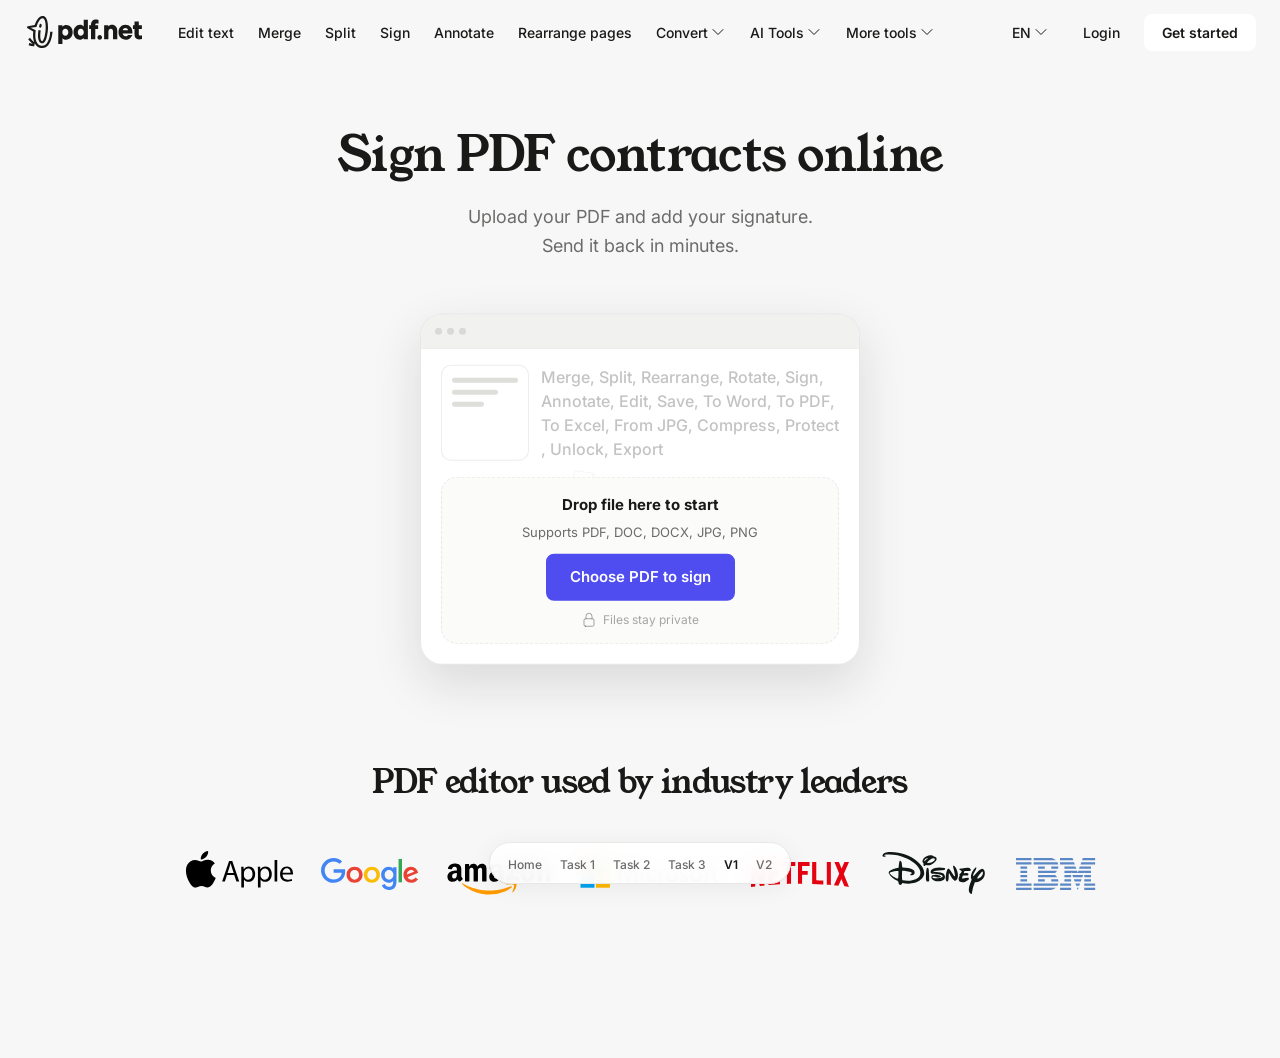
<file: variant1/index.html>
<!DOCTYPE html>
<html lang="en">
<head>
  <meta charset="UTF-8">
  <meta name="viewport" content="width=device-width, initial-scale=1.0">
  <title>pdf.net | Sign PDF contracts online</title>
  <link rel="icon" href="../fav.svg" type="image/svg+xml">
  <link rel="preconnect" href="https://fonts.googleapis.com">
  <link rel="preconnect" href="https://fonts.gstatic.com" crossorigin>
  <link href="https://fonts.googleapis.com/css2?family=Inter:wght@400;500;600&family=Young+Serif&display=swap" rel="stylesheet">
  <link rel="stylesheet" href="../css/styles.css">
  <script>document.documentElement.classList.toggle('embed-hero', new URLSearchParams(location.search).has('embed'));</script>
</head>
<body>
  <nav class="site-nav" aria-label="Site">
    <div class="site-nav__track">
      <ul class="site-nav__links">
        <li><a href="../">Home</a></li>
        <li><a href="../task1/">Task 1</a></li>
        <li><a href="../task2/">Task 2</a></li>
        <li><a href="../task3/">Task 3</a></li>
        <li><a href="./" aria-current="page">V1</a></li>
        <li><a href="../task1_2/">V2</a></li>
      </ul>
    </div>
  </nav>

  <header class="header" id="header">
    <div class="header__inner">
      <a href="../" class="header__logo" aria-label="pdf.net home">
        <img src="../assets/logo.svg" alt="pdf.net" width="120" height="32">
      </a>

      <nav class="header__nav" aria-label="Main navigation">
        <ul class="header__links">
          <li><a href="#">Edit text</a></li>
          <li><a href="#">Merge</a></li>
          <li><a href="#">Split</a></li>
          <li><a href="#">Sign</a></li>
          <li><a href="#">Annotate</a></li>
          <li><a href="#">Rearrange pages</a></li>
          <li class="header__dropdown">
            <button type="button" class="header__dropdown-trigger" aria-expanded="false" aria-haspopup="true">
              Convert
              <svg class="icon icon--sm" aria-hidden="true"><use href="#chevron-down"></use></svg>
            </button>
            <ul class="header__dropdown-menu" role="menu">
              <li role="none"><a href="#" role="menuitem">PDF to Word</a></li>
              <li role="none"><a href="#" role="menuitem">Word to PDF</a></li>
              <li role="none"><a href="#" role="menuitem">PDF to JPG</a></li>
              <li role="none"><a href="#" role="menuitem">JPG to PDF</a></li>
            </ul>
          </li>
          <li class="header__dropdown">
            <button type="button" class="header__dropdown-trigger" aria-expanded="false" aria-haspopup="true">
              AI Tools
              <svg class="icon icon--sm" aria-hidden="true"><use href="#chevron-down"></use></svg>
            </button>
            <ul class="header__dropdown-menu" role="menu">
              <li role="none"><a href="#" role="menuitem">AI Summarize</a></li>
              <li role="none"><a href="#" role="menuitem">AI Translate</a></li>
              <li role="none"><a href="#" role="menuitem">AI Chat with PDF</a></li>
            </ul>
          </li>
          <li class="header__dropdown">
            <button type="button" class="header__dropdown-trigger" aria-expanded="false" aria-haspopup="true">
              More tools
              <svg class="icon icon--sm" aria-hidden="true"><use href="#chevron-down"></use></svg>
            </button>
            <ul class="header__dropdown-menu" role="menu">
              <li role="none"><a href="#" role="menuitem">Compress</a></li>
              <li role="none"><a href="#" role="menuitem">Protect</a></li>
              <li role="none"><a href="#" role="menuitem">Unlock</a></li>
              <li role="none"><a href="#" role="menuitem">OCR</a></li>
            </ul>
          </li>
        </ul>
      </nav>

      <div class="header__actions">
        <div class="header__dropdown header__dropdown--lang">
          <button type="button" class="header__lang-trigger" aria-expanded="false" aria-haspopup="true">
            EN
            <svg class="icon icon--sm" aria-hidden="true"><use href="#chevron-down"></use></svg>
          </button>
          <ul class="header__dropdown-menu" role="menu">
            <li role="none"><a href="#" role="menuitem" aria-current="true">English</a></li>
            <li role="none"><a href="#" role="menuitem">Español</a></li>
            <li role="none"><a href="#" role="menuitem">Deutsch</a></li>
            <li role="none"><a href="#" role="menuitem">Français</a></li>
          </ul>
        </div>
        <a href="#" class="header__login">Login</a>
        <a href="#" class="header__cta">Get started</a>
      </div>

      <div class="header__mobile-actions">
        <div class="header__dropdown header__dropdown--lang">
          <button type="button" class="header__lang-trigger" aria-expanded="false" aria-haspopup="true">
            EN
            <svg class="icon icon--sm" aria-hidden="true"><use href="#chevron-down"></use></svg>
          </button>
          <ul class="header__dropdown-menu" role="menu">
            <li role="none"><a href="#" role="menuitem" aria-current="true">English</a></li>
            <li role="none"><a href="#" role="menuitem">Español</a></li>
            <li role="none"><a href="#" role="menuitem">Deutsch</a></li>
            <li role="none"><a href="#" role="menuitem">Français</a></li>
          </ul>
        </div>
        <button type="button" class="header__burger" id="burger" aria-label="Open menu" aria-expanded="false" aria-controls="mobile-menu">
          <svg class="icon icon--burger" aria-hidden="true"><use href="#bars-3"></use></svg>
          <svg class="icon icon--close" aria-hidden="true"><use href="#x-mark"></use></svg>
        </button>
      </div>
    </div>

    <div class="mobile-menu" id="mobile-menu" aria-hidden="true">
      <nav aria-label="Mobile navigation">
        <ul class="mobile-menu__links">
          <li><a href="#">Edit text</a></li>
          <li><a href="#">Merge</a></li>
          <li><a href="#">Split</a></li>
          <li><a href="#">Sign</a></li>
          <li><a href="#">Annotate</a></li>
          <li><a href="#">Rearrange pages</a></li>
          <li class="mobile-menu__group">
            <button type="button" class="mobile-menu__accordion" aria-expanded="false">
              Convert
              <svg class="icon icon--sm" aria-hidden="true"><use href="#chevron-down"></use></svg>
            </button>
            <ul class="mobile-menu__sub">
              <li><a href="#">PDF to Word</a></li>
              <li><a href="#">Word to PDF</a></li>
              <li><a href="#">PDF to JPG</a></li>
              <li><a href="#">JPG to PDF</a></li>
            </ul>
          </li>
          <li class="mobile-menu__group">
            <button type="button" class="mobile-menu__accordion" aria-expanded="false">
              AI Tools
              <svg class="icon icon--sm" aria-hidden="true"><use href="#chevron-down"></use></svg>
            </button>
            <ul class="mobile-menu__sub">
              <li><a href="#">AI Summarize</a></li>
              <li><a href="#">AI Translate</a></li>
              <li><a href="#">AI Chat with PDF</a></li>
            </ul>
          </li>
          <li class="mobile-menu__group">
            <button type="button" class="mobile-menu__accordion" aria-expanded="false">
              More tools
              <svg class="icon icon--sm" aria-hidden="true"><use href="#chevron-down"></use></svg>
            </button>
            <ul class="mobile-menu__sub">
              <li><a href="#">Compress</a></li>
              <li><a href="#">Protect</a></li>
              <li><a href="#">Unlock</a></li>
              <li><a href="#">OCR</a></li>
            </ul>
          </li>
        </ul>
        <div class="mobile-menu__footer">
          <a href="#" class="header__login">Login</a>
          <a href="#" class="header__cta header__cta--full">Get started</a>
        </div>
      </nav>
    </div>
  </header>

  <main>
    <section class="hero">
      <div class="hero__content">
        <h1 class="hero__title">Sign PDF contracts online</h1>
        <p class="hero__subtitle">
          Upload your PDF and add your signature.<br>
          Send it back in minutes.
        </p>

        <div class="hero-flow">
          <input type="file" id="file-input" class="hero-flow__input" accept=".pdf,.doc,.docx,.jpg,.jpeg,.png" multiple hidden>

          <div class="hero-flow__file hero-flow__file--pdf" data-flow-file aria-hidden="true">
            <img src="../assets/icons/pdf.svg" alt="">
          </div>
          <div class="hero-flow__file hero-flow__file--docx" data-flow-file aria-hidden="true">
            <img src="../assets/icons/docx.svg" alt="">
          </div>
          <div class="hero-flow__file hero-flow__file--jpeg" data-flow-file aria-hidden="true">
            <img src="../assets/icons/jpeg.svg" alt="">
          </div>
          <div class="hero-flow__file hero-flow__file--xlsx" data-flow-file aria-hidden="true">
            <img src="../assets/icons/xlsx.svg" alt="">
          </div>

          <div class="hero-flow__result" data-flow-result aria-hidden="true">
            <img src="../assets/icons/pdf.svg" alt="">
            <span data-flow-result-label>final.pdf</span>
            <svg class="icon icon--sm" aria-hidden="true"><use href="#check-circle"></use></svg>
          </div>

          <div class="hero-flow__editor" id="dropzone" data-flow-editor>
            <div class="hero-flow__browser-bar">
              <span></span>
              <span></span>
              <span></span>
            </div>
            <div class="hero-flow__editor-body">
              <div class="hero-flow__page-wrap" data-flow-page-wrap>
                <svg class="hero-flow__page-ring" data-flow-page-ring aria-hidden="true" viewBox="0 0 100 100" preserveAspectRatio="none">
                  <defs>
                    <linearGradient id="hero-magic-gradient" gradientUnits="userSpaceOnUse" x1="0" y1="0" x2="100" y2="100">
                      <stop offset="0%" stop-color="#ff6b6b"/>
                      <stop offset="18%" stop-color="#ffd93d"/>
                      <stop offset="36%" stop-color="#6bcb77"/>
                      <stop offset="54%" stop-color="#4d96ff"/>
                      <stop offset="72%" stop-color="#a855f7"/>
                      <stop offset="100%" stop-color="#ff6b6b"/>
                    </linearGradient>
                  </defs>
                  <path
                    data-flow-page-ring-path
                    d="M 50 2 H 87 A 11 11 0 0 1 98 13 V 87 A 11 11 0 0 1 87 98 H 13 A 11 11 0 0 1 2 87 V 13 A 11 11 0 0 1 13 2 H 50 Z"
                    fill="none"
                    stroke="url(#hero-magic-gradient)"
                    stroke-width="3.5"
                    pathLength="100"
                  />
                </svg>
                <div class="hero-flow__page" aria-hidden="true">
                  <span class="hero-flow__line hero-flow__line--wide"></span>
                  <span class="hero-flow__line"></span>
                  <span class="hero-flow__line hero-flow__line--short"></span>
                  <svg class="hero-flow__signature" data-flow-signature viewBox="0 0 96 28" aria-hidden="true">
                    <path
                      data-flow-signature-path
                      d="M 2 20 C 2 11, 10 5, 18 11 C 24 16, 21 22, 14 20 C 9 18, 11 12, 20 9 C 30 6, 38 10, 40 17 C 42 24, 36 23, 32 18 C 28 13, 34 8, 44 9 C 54 10, 60 16, 62 14 C 66 10, 72 12, 76 18 C 80 24, 74 25, 70 20 L 74 20 C 80 14, 88 13, 92 18 C 95 22, 91 24, 87 21"
                      fill="none"
                      stroke="#15803d"
                      stroke-width="2"
                      stroke-linecap="round"
                      stroke-linejoin="round"
                    />
                  </svg>
                </div>
              </div>
              <div class="hero-flow__tools" data-flow-tools></div>
            </div>
            <div class="hero-flow__upload">
              <p class="hero-flow__upload-title" data-upload-title>Drop file here to start</p>
              <p class="hero-flow__upload-formats">Supports PDF, DOC, DOCX, JPG, PNG</p>
              <button type="button" class="dropzone__btn hero-flow__upload-btn" id="choose-file">
                <span class="hero-flow__btn-label hero-flow__btn-label--desktop">Choose PDF to sign</span>
                <span class="hero-flow__btn-label hero-flow__btn-label--mobile">Sign a PDF now</span>
              </button>
              <p class="hero-flow__privacy">
                <svg class="icon icon--sm" aria-hidden="true"><use href="#lock-closed"></use></svg>
                Files stay private
              </p>
            </div>
          </div>
        </div>
      </div>
    </section>

    <section class="logos-section" aria-label="Trusted by industry leaders">
      <div class="logos-section__inner">
        <h2 class="logos-section__title">PDF editor used by industry leaders</h2>
        <div class="logos-section__cloud">
          <img src="../assets/logos/Container.svg" alt="Apple" width="108" height="64" loading="lazy">
          <img src="../assets/logos/Container-1.svg" alt="Google" width="98" height="64" loading="lazy">
          <img src="../assets/logos/Container-2.svg" alt="Amazon" width="105" height="64" loading="lazy">
          <img src="../assets/logos/Container-3.svg" alt="Microsoft" width="140" height="64" loading="lazy">
          <img src="../assets/logos/Container-4.svg" alt="Oracle" width="104" height="64" loading="lazy">
          <img src="../assets/logos/Container-5.svg" alt="Spotify" width="108" height="64" loading="lazy">
          <img src="../assets/logos/Container-6.svg" alt="IBM" width="80" height="64" loading="lazy">
        </div>
      </div>
    </section>
  </main>

  <!-- Heroicons sprite -->
  <svg xmlns="http://www.w3.org/2000/svg" style="display:none">
    <symbol id="chevron-down" viewBox="0 0 24 24" fill="none" stroke="currentColor" stroke-width="1.5">
      <path stroke-linecap="round" stroke-linejoin="round" d="m19.5 8.25-7.5 7.5-7.5-7.5"/>
    </symbol>
    <symbol id="bars-3" viewBox="0 0 24 24" fill="none" stroke="currentColor" stroke-width="1.5">
      <path stroke-linecap="round" stroke-linejoin="round" d="M3.75 6.75h16.5M3.75 12h16.5m-16.5 5.25h16.5"/>
    </symbol>
    <symbol id="x-mark" viewBox="0 0 24 24" fill="none" stroke="currentColor" stroke-width="1.5">
      <path stroke-linecap="round" stroke-linejoin="round" d="M6 18 18 6M6 6l12 12"/>
    </symbol>
    <symbol id="cloud-arrow-up" viewBox="0 0 24 24" fill="none" stroke="currentColor" stroke-width="1.5">
      <path stroke-linecap="round" stroke-linejoin="round" d="M12 16.5V9.75m0 0 3 3m-3-3-3 3M6.75 19.5a4.5 4.5 0 0 1-1.41-8.775 5.25 5.25 0 0 1 10.233-2.33 3 3 0 0 1 3.758 3.848A3.752 3.752 0 0 1 18 19.5H6.75Z"/>
    </symbol>
    <symbol id="document-plus" viewBox="0 0 24 24" fill="none" stroke="currentColor" stroke-width="1.5">
      <path stroke-linecap="round" stroke-linejoin="round" d="M19.5 14.25v-2.625a3.375 3.375 0 0 0-3.375-3.375h-1.5A1.125 1.125 0 0 1 13.5 7.125v-1.5a3.375 3.375 0 0 0-3.375-3.375H8.25m3.75 9v6m3-3H9m1.5-12H5.625c-.621 0-1.125.504-1.125 1.125v17.25c0 .621.504 1.125 1.125 1.125h12.75c.621 0 1.125-.504 1.125-1.125V11.25a9 9 0 0 0-9-9Z"/>
    </symbol>
    <symbol id="shield-check" viewBox="0 0 24 24" fill="none" stroke="currentColor" stroke-width="1.5">
      <path stroke-linecap="round" stroke-linejoin="round" d="M9 12.75 11.25 15 15 9.75m-3-7.036A11.959 11.959 0 0 1 3.598 6 11.99 11.99 0 0 0 3 9.749c0 5.592 3.824 10.29 9 11.623 5.176-1.332 9-6.03 9-11.622 0-1.31-.21-2.571-.598-3.751h-.152c-3.196 0-6.1-1.248-8.25-3.285Z"/>
    </symbol>
    <symbol id="lock-closed" viewBox="0 0 24 24" fill="none" stroke="currentColor" stroke-width="1.5">
      <path stroke-linecap="round" stroke-linejoin="round" d="M16.5 10.5V6.75a4.5 4.5 0 1 0-9 0v3.75m-.75 11.25h10.5a2.25 2.25 0 0 0 2.25-2.25v-6.75a2.25 2.25 0 0 0-2.25-2.25H6.75a2.25 2.25 0 0 0-2.25 2.25v6.75a2.25 2.25 0 0 0 2.25 2.25Z"/>
    </symbol>
    <symbol id="check-circle" viewBox="0 0 24 24" fill="none" stroke="currentColor" stroke-width="1.5">
      <path stroke-linecap="round" stroke-linejoin="round" d="M9 12.75 11.25 15 15 9.75M21 12a9 9 0 1 1-18 0 9 9 0 0 1 18 0Z"/>
    </symbol>
  </svg>

  <script src="https://cdn.jsdelivr.net/npm/gsap@3.12.5/dist/gsap.min.js"></script>
  <script src="../js/main.js"></script>
</body>
</html>
</file>
<file: css/styles.css>
*,
*::before,
*::after {
  box-sizing: border-box;
  margin: 0;
  padding: 0;
}

:root {
  --font-serif: "Young Serif", Georgia, serif;
  --font-sans: "Inter", system-ui, -apple-system, sans-serif;

  --color-bg: #F7F7F7;
  --color-surface: #ffffff;
  --color-text: #191918;
  --color-text-muted: #6b6b6a;
  --color-border: #e8e8e6;
  --color-border-hover: #d4d4d2;
  --color-accent: #191918;
  --color-accent-hover: #333332;
  --color-dropzone-bg: #ffffff;
  --color-dropzone-active: #f5f5f4;

  --header-height: 64px;
  --radius-sm: 8px;
  --radius-btn: 8px;
  --radius-md: 12px;
  --radius-lg: 16px;
  --shadow-sm: 0 1px 2px rgba(25, 25, 24, 0.04);
  --shadow-md: 0 4px 24px rgba(25, 25, 24, 0.06);
  --shadow-lg: 0 8px 40px rgba(25, 25, 24, 0.08);
  --transition: 0.2s ease;
}

html {
  -webkit-font-smoothing: antialiased;
  -moz-osx-font-smoothing: grayscale;
}

body {
  font-family: var(--font-sans);
  font-size: 16px;
  line-height: 1.5;
  color: var(--color-text);
  background: var(--color-bg);
  min-height: 100dvh;
  overflow-x: hidden;
}

a {
  color: inherit;
  text-decoration: none;
}

button {
  font: inherit;
  cursor: pointer;
  border: none;
  background: none;
  color: inherit;
}

ul {
  list-style: none;
}

/* ── Site navigation (portfolio) ── */

body:has(.site-nav) {
  padding-bottom: calc(56px + env(safe-area-inset-bottom, 0px));
}

.site-nav {
  position: fixed;
  left: 50%;
  bottom: max(16px, env(safe-area-inset-bottom, 0px));
  transform: translateX(-50%);
  z-index: 200;
}

.site-nav__track {
  width: auto;
  padding: 8px 18px;
  background: rgba(255, 255, 255, 0.94);
  border: 1px solid var(--color-border);
  border-radius: 999px;
  box-shadow: var(--shadow-md);
  backdrop-filter: blur(10px);
}

.site-nav__links {
  display: flex;
  flex-direction: row;
  align-items: center;
  justify-content: center;
  gap: 4px 18px;
  flex-wrap: nowrap;
}

.site-nav__links a {
  font-size: 12px;
  font-weight: 500;
  color: var(--color-text-muted);
  transition: color var(--transition);
  white-space: nowrap;
}

.site-nav__links a:hover {
  color: var(--color-text);
}

.site-nav__links a[aria-current="page"] {
  color: var(--color-text);
  font-weight: 600;
}

html.embed-hero .site-nav {
  display: none;
}

html.embed-hero body {
  padding-bottom: 0;
}

@media (max-width: 720px) {
  .site-nav {
    left: 50%;
    right: auto;
    width: max-content;
    max-width: calc(100vw - 32px);
  }

  .site-nav__track {
    max-width: 100%;
    overflow-x: auto;
    -webkit-overflow-scrolling: touch;
  }

  .site-nav__links {
    gap: 4px 14px;
  }
}

.icon {
  display: block;
  width: 20px;
  height: 20px;
  flex-shrink: 0;
}

.icon--sm {
  width: 16px;
  height: 16px;
}

.icon--xl {
  width: 40px;
  height: 40px;
}

/* ── Header ── */

.header {
  position: sticky;
  top: 0;
  z-index: 100;
  background: #F7F7F7;
}

.header__inner {
  display: flex;
  align-items: center;
  justify-content: space-between;
  gap: 24px;
  max-width: 1280px;
  margin: 0 auto;
  padding: 0 24px;
  height: var(--header-height);
}

.header__logo {
  display: flex;
  align-items: center;
  flex-shrink: 0;
}

.header__logo img {
  height: 32px;
  width: auto;
}

.header__nav {
  flex: 1;
  min-width: 0;
}

.header__links {
  display: flex;
  align-items: center;
  gap: 4px;
}

.header__links > li > a,
.header__dropdown-trigger {
  display: inline-flex;
  align-items: center;
  gap: 2px;
  padding: 8px 10px;
  font-size: 14px;
  font-weight: 500;
  color: var(--color-text);
  border-radius: var(--radius-sm);
  white-space: nowrap;
  transition: background var(--transition);
}

.header__links > li > a:hover,
.header__dropdown-trigger:hover {
  background: rgba(25, 25, 24, 0.05);
}

.header__dropdown {
  position: relative;
}

.header__dropdown-trigger svg,
.header__lang-trigger svg {
  transition: transform var(--transition);
}

.header__dropdown.is-open .header__dropdown-trigger svg,
.header__dropdown.is-open .header__lang-trigger svg {
  transform: rotate(180deg);
}

.header__dropdown-menu {
  position: absolute;
  top: calc(100% + 4px);
  left: 0;
  min-width: 180px;
  padding: 6px;
  background: var(--color-surface);
  border: 1px solid var(--color-border);
  border-radius: var(--radius-md);
  box-shadow: var(--shadow-md);
  opacity: 0;
  visibility: hidden;
  transform: translateY(-4px);
  transition: opacity var(--transition), transform var(--transition), visibility var(--transition);
  z-index: 10;
}

.header__dropdown--lang .header__dropdown-menu {
  right: 0;
  left: auto;
}

.header__dropdown.is-open .header__dropdown-menu {
  opacity: 1;
  visibility: visible;
  transform: translateY(0);
}

.header__dropdown-menu a {
  display: block;
  padding: 8px 12px;
  font-size: 14px;
  border-radius: var(--radius-sm);
  transition: background var(--transition);
}

.header__dropdown-menu a:hover {
  background: rgba(25, 25, 24, 0.05);
}

.header__dropdown-menu a[aria-current="true"] {
  font-weight: 600;
}

.header__actions {
  display: flex;
  align-items: center;
  gap: 8px;
  flex-shrink: 0;
}

.header__lang-trigger {
  display: inline-flex;
  align-items: center;
  gap: 2px;
  padding: 8px 10px;
  font-size: 14px;
  font-weight: 500;
  border-radius: var(--radius-btn);
  transition: background var(--transition);
}

.header__lang-trigger:hover {
  background: rgba(25, 25, 24, 0.05);
}

.header__login {
  padding: 8px 16px;
  font-size: 14px;
  font-weight: 500;
  border-radius: var(--radius-btn);
  transition: background var(--transition);
}

.header__login:hover {
  background: rgba(25, 25, 24, 0.05);
}

.header__cta {
  display: inline-flex;
  align-items: center;
  justify-content: center;
  padding: 8px 18px;
  font-size: 14px;
  font-weight: 600;
  color: var(--color-text);
  background: #fff;
  border-radius: var(--radius-btn);
  transition: background var(--transition);
}

.header__cta:hover {
  background: #f5f5f4;
}

.header__cta--full {
  width: 100%;
  padding: 12px 18px;
}

.header__mobile-actions {
  display: none;
  align-items: center;
  gap: 4px;
}

.header__burger {
  display: flex;
  align-items: center;
  justify-content: center;
  width: 40px;
  height: 40px;
  border-radius: var(--radius-btn);
  transition: background var(--transition);
}

.header__burger:hover {
  background: rgba(25, 25, 24, 0.05);
}

.header__burger .icon--close {
  display: none;
}

.header__burger.is-active .icon--burger {
  display: none;
}

.header__burger.is-active .icon--close {
  display: block;
}

/* Mobile menu */

.mobile-menu {
  display: none;
  position: fixed;
  inset: var(--header-height) 0 0;
  background: var(--color-surface);
  overflow-y: auto;
  z-index: 99;
  transform: translateX(100%);
  transition: transform 0.3s ease;
}

.mobile-menu.is-open {
  transform: translateX(0);
}

.mobile-menu__links {
  padding: 16px 24px;
}

.mobile-menu__links > li > a,
.mobile-menu__accordion {
  display: flex;
  align-items: center;
  justify-content: space-between;
  width: 100%;
  padding: 14px 0;
  font-size: 16px;
  font-weight: 500;
  border-bottom: 1px solid var(--color-border);
}

.mobile-menu__accordion svg {
  transition: transform var(--transition);
}

.mobile-menu__group.is-open .mobile-menu__accordion svg {
  transform: rotate(180deg);
}

.mobile-menu__sub {
  display: none;
  padding: 4px 0 12px 16px;
}

.mobile-menu__group.is-open .mobile-menu__sub {
  display: block;
}

.mobile-menu__sub a {
  display: block;
  padding: 10px 0;
  font-size: 15px;
  color: var(--color-text-muted);
}

.mobile-menu__footer {
  display: flex;
  flex-direction: column;
  gap: 8px;
  padding: 24px;
  border-top: 1px solid var(--color-border);
}

.mobile-menu__footer .header__login {
  text-align: center;
  padding: 12px;
}

/* ── Embed mode (task1 iframe preview) ── */

html.embed-hero {
  width: 1440px;
  overflow: hidden;
  background: #F7F7F7;
}

html.embed-hero body {
  margin: 0;
  width: 1440px;
  overflow-x: hidden;
  overflow-y: hidden;
  background: #F7F7F7;
}

html.embed-hero .logos-section {
  display: none;
}

html.embed-hero .hero {
  padding-bottom: 32px;
  overflow: visible;
}

html.embed-hero .hero__content,
html.embed-hero .hero-flow {
  overflow: visible;
}

/* ── Hero ── */

.hero {
  display: flex;
  align-items: flex-start;
  justify-content: center;
  padding: 64px 24px 32px;
}

.hero__content {
  width: 100%;
  max-width: 720px;
  text-align: center;
}

.hero__title,
.hero__subtitle {
  position: relative;
  z-index: 4;
}

.hero__title {
  font-family: var(--font-serif);
  font-size: clamp(2rem, 5vw, 3rem);
  font-weight: 400;
  line-height: 1.15;
  letter-spacing: -0.02em;
  color: var(--color-text);
  margin-bottom: 20px;
}

.hero__subtitle {
  font-family: var(--font-sans);
  font-size: clamp(1rem, 2vw, 1.125rem);
  font-weight: 400;
  line-height: 1.6;
  color: var(--color-text-muted);
  max-width: 580px;
  margin: 0 auto 24px;
}

@media (min-width: 769px) {
  .hero__subtitle {
    margin-bottom: 8px;
  }
}

/* ── Dropzone ── */

.dropzone {
  position: relative;
  background: var(--color-dropzone-bg);
  border: 2px dashed var(--color-border);
  border-radius: var(--radius-lg);
  padding: 48px 32px;
  box-shadow: var(--shadow-md);
  transition: border-color var(--transition), background var(--transition), box-shadow var(--transition);
  cursor: pointer;
  overflow: hidden;
}

.dropzone:hover {
  border-color: var(--color-border-hover);
  box-shadow: var(--shadow-lg);
}

.dropzone.is-dragover {
  border-color: var(--color-accent);
  background: var(--color-dropzone-active);
  box-shadow: var(--shadow-lg);
}

.dropzone__inner {
  position: relative;
  display: flex;
  flex-direction: column;
  align-items: center;
  gap: 8px;
}

/* ── Animated file flow ── */

.hero-flow {
  position: relative;
  z-index: 1;
  width: min(100%, 720px);
  min-height: 440px;
  height: 440px;
  margin: 0 auto;
  overflow: visible;
  pointer-events: none;
}

.hero-flow__file {
  position: absolute;
  display: flex;
  align-items: center;
  justify-content: center;
  width: 93px;
  height: 105px;
  padding: 14px;
  background: rgba(255, 255, 255, 0.94);
  border: 1px solid rgba(25, 25, 24, 0.08);
  border-radius: 21px;
  transform-origin: center;
  will-change: transform, opacity;
  top: 50%;
  left: 50%;
  z-index: 2;
}

.hero-flow__file img {
  width: 100%;
  height: 100%;
  object-fit: contain;
}

.hero-flow__file--pdf {
}

.hero-flow__file--docx {
}

.hero-flow__file--jpeg {
}

.hero-flow__file--xlsx {
}

.hero-flow__editor {
  position: absolute;
  top: 50%;
  left: 50%;
  display: flex;
  flex-direction: column;
  width: min(100%, 440px);
  background: rgba(255, 255, 255, 0.96);
  border: 1px solid rgba(25, 25, 24, 0.1);
  border-radius: 22px;
  box-shadow: 0 18px 50px rgba(25, 25, 24, 0.13);
  opacity: 1;
  transform: translate(-50%, -50%);
  will-change: transform, opacity;
  pointer-events: auto;
  overflow: hidden;
  z-index: 3;
}

.hero-flow__browser-bar {
  display: flex;
  align-items: center;
  gap: 5px;
  height: 34px;
  padding: 0 14px;
  background: #f1f1ef;
  border-bottom: 1px solid rgba(25, 25, 24, 0.07);
  border-radius: 21px 21px 0 0;
  flex-shrink: 0;
}

.hero-flow__browser-bar span {
  width: 7px;
  height: 7px;
  border-radius: 999px;
  background: #d9d9d6;
}

.hero-flow__editor-body {
  display: grid;
  grid-template-columns: 88px 1fr;
  gap: 12px;
  padding: 16px 20px 16px;
  flex-shrink: 0;
  align-items: start;
}

.hero-flow__page-wrap {
  position: relative;
  align-self: start;
  width: 100%;
  overflow: visible;
}

.hero-flow__page-ring {
  position: absolute;
  inset: -5px;
  width: calc(100% + 10px);
  height: calc(100% + 10px);
  opacity: 0;
  pointer-events: none;
  overflow: visible;
  z-index: 2;
  filter: drop-shadow(0 0 6px rgba(168, 85, 247, 0.35));
}

.hero-flow__page-ring path {
  stroke-dasharray: 100;
  stroke-dashoffset: 100;
  stroke-linecap: round;
  stroke-linejoin: round;
}

.hero-flow__page {
  position: relative;
  z-index: 1;
  height: 96px;
  padding: 12px 10px;
  background: #fff;
  border: 1px solid rgba(25, 25, 24, 0.08);
  border-radius: 10px;
  overflow: visible;
}

.hero-flow__line {
  display: block;
  width: 70%;
  height: 5px;
  margin-bottom: 7px;
  background: #dededb;
  border-radius: 999px;
}

.hero-flow__line--wide {
  width: 100%;
}

.hero-flow__line--short {
  width: 48%;
}

.hero-flow__signature {
  position: absolute;
  right: 4px;
  bottom: 6px;
  width: 68px;
  height: 20px;
  overflow: visible;
  pointer-events: none;
}

.hero-flow__tools {
  align-self: start;
  font-size: 16px;
  font-weight: 500;
  line-height: 1.5;
  text-align: left;
}

.hero-flow__tools-sep {
  color: rgba(25, 25, 24, 0.26);
}

.hero-flow__tools [data-flow-tool] {
  display: inline;
}

.hero-flow__tool-text {
  position: relative;
  display: inline-block;
  vertical-align: baseline;
}

.hero-flow__tool-mark {
  position: absolute;
  left: -2px;
  right: -2px;
  top: 1px;
  bottom: 1px;
  background: #FDED3B;
  border-radius: 2px;
  z-index: 0;
  transform: scaleX(0);
  transform-origin: 0% 50%;
  pointer-events: none;
}

.hero-flow__tool-label {
  position: relative;
  z-index: 1;
  color: rgba(25, 25, 24, 0.26);
}

.hero-flow__upload {
  display: flex;
  flex-direction: column;
  align-items: center;
  gap: 6px;
  margin: 0 20px 20px;
  padding: 16px 18px 14px;
  background: #fbfbfa;
  border: 1px dashed var(--color-border);
  border-radius: 16px;
  transition: border-color var(--transition), background var(--transition), box-shadow var(--transition);
  flex-shrink: 0;
}

.hero-flow__editor:hover .hero-flow__upload,
.hero-flow__editor.is-dragover .hero-flow__upload {
  background: #fff;
  border-color: var(--color-border-hover);
  box-shadow: inset 0 0 0 1px rgba(25, 25, 24, 0.03);
}

.hero-flow__upload-title {
  font-size: 15px;
  font-weight: 700;
  color: var(--color-text);
}

.hero-flow__upload-formats {
  font-size: 13px;
  color: var(--color-text-muted);
}

.hero-flow__upload-btn {
  margin: 6px 0 4px;
}

.hero-flow__privacy {
  display: inline-flex;
  align-items: center;
  gap: 6px;
  font-size: 12px;
  color: rgba(25, 25, 24, 0.38);
}

.hero-flow__privacy svg {
  color: rgba(25, 25, 24, 0.38);
}

.hero-flow__result {
  position: absolute;
  top: 50%;
  left: 50%;
  z-index: 4;
  display: inline-flex;
  align-items: center;
  gap: 12px;
  width: auto;
  max-width: none;
  height: auto;
  padding: 12px 18px 12px 15px;
  background: rgba(255, 255, 255, 0.94);
  border-radius: 21px;
  transform-origin: center;
  will-change: transform, opacity;
  opacity: 0;
  white-space: nowrap;
}

.hero-flow__result img {
  width: 48px;
  height: 48px;
  flex-shrink: 0;
  object-fit: contain;
}

.hero-flow__result span {
  font-size: 19.5px;
  font-weight: 700;
  color: var(--color-text);
  flex-shrink: 0;
}

.hero-flow__result .icon {
  flex-shrink: 0;
  margin-left: 0;
  color: #16a34a;
  width: 24px;
  height: 24px;
}

.dropzone__icon {
  display: flex;
  align-items: center;
  justify-content: center;
  width: 72px;
  height: 72px;
  margin-bottom: 8px;
  background: var(--color-bg);
  border-radius: 50%;
  color: var(--color-text-muted);
}

.dropzone.is-dragover .dropzone__icon {
  color: var(--color-accent);
  background: rgba(25, 25, 24, 0.06);
}

.dropzone__title {
  font-size: 1.125rem;
  font-weight: 600;
  color: var(--color-text);
}

.dropzone__formats {
  font-size: 14px;
  color: var(--color-text-muted);
  margin-bottom: 16px;
}

.dropzone__btn {
  display: inline-flex;
  align-items: center;
  gap: 8px;
  padding: 12px 24px;
  font-size: 15px;
  font-weight: 600;
  color: #fff;
  background: var(--color-accent);
  border-radius: var(--radius-btn);
  transition: background var(--transition), transform 0.1s ease;
  margin-bottom: 16px;
}

.dropzone__btn:hover {
  background: var(--color-accent-hover);
}

.dropzone__btn:active {
  transform: scale(0.98);
}

.hero-flow__upload .hero-flow__upload-btn {
  margin: 6px 0 4px;
  background: #4F4CF0;
  border-radius: var(--radius-btn);
}

.hero-flow__upload .hero-flow__upload-btn:hover {
  background: #4340d8;
}

.hero-flow__btn-label--mobile {
  display: none;
}

.dropzone__privacy {
  display: inline-flex;
  align-items: center;
  gap: 6px;
  font-size: 13px;
  color: var(--color-text-muted);
}

.dropzone__privacy svg {
  color: #16a34a;
}

/* ── Logos ── */

.logos-section {
  padding: 24px 24px 96px;
  background: var(--color-bg);
}

.logos-section__inner {
  max-width: 1200px;
  margin: 0 auto;
  text-align: center;
}

.logos-section__title {
  font-family: var(--font-serif);
  font-size: 32px;
  font-weight: 400;
  line-height: 1.15;
  letter-spacing: -0.02em;
  color: var(--color-text);
  margin-bottom: 40px;
}

.logos-section__cloud {
  display: flex;
  flex-wrap: nowrap;
  justify-content: center;
  align-items: center;
  gap: 28px;
  height: 64px;
}

.logos-section__cloud img {
  flex: 0 1 auto;
  height: 64px;
  width: auto;
  max-width: none;
  object-fit: contain;
}

/* ── Responsive ── */

@media (max-width: 1100px) {
  .header__nav,
  .header__actions {
    display: none;
  }

  .header__mobile-actions {
    display: flex;
  }

  .mobile-menu {
    display: block;
  }

  body.menu-open {
    overflow: hidden;
  }
}

@media (max-width: 768px) {
  .hero-flow {
    min-height: 0;
    height: auto;
  }

  .hero-flow__file,
  .hero-flow__result {
    display: none !important;
  }

  .hero-flow__editor {
    position: relative;
    top: auto;
    left: auto;
    transform: none;
    width: 100%;
    max-width: 100%;
    pointer-events: none;
  }

  .hero-flow__upload,
  .hero-flow__upload * {
    pointer-events: auto;
  }

  .hero-flow__upload-title {
    display: none;
  }

  .hero-flow__btn-label--desktop {
    display: none;
  }

  .hero-flow__btn-label--mobile {
    display: inline;
  }

  .hero-flow__upload {
    order: 0;
    margin: 8px 16px 16px;
    padding: 0;
    background: transparent;
    border: none;
    gap: 8px;
  }

  .hero-flow__upload-formats {
    order: 2;
    font-size: 12px;
    color: rgba(25, 25, 24, 0.38);
    text-align: center;
  }

  .hero-flow__upload .hero-flow__upload-btn {
    order: 1;
    width: 100%;
    margin: 0;
    justify-content: center;
  }

  .hero-flow__privacy {
    order: 3;
    font-size: 12px;
    color: rgba(25, 25, 24, 0.38);
    justify-content: center;
  }

  .hero-flow__tools {
    font-size: 14px;
  }

  .hero-flow__editor:hover .hero-flow__upload,
  .hero-flow__editor.is-dragover .hero-flow__upload {
    background: transparent;
    border: none;
    box-shadow: none;
  }
}

@media (max-width: 480px) {
  .hero {
    padding: 32px 16px 64px;
  }

  .header__inner {
    padding: 0 16px;
  }

  .hero-flow__editor-body {
    grid-template-columns: 72px 1fr;
    gap: 10px;
    padding: 12px 16px 8px;
  }

  .hero-flow__page {
    height: 84px;
  }

  .logos-section__title {
    font-size: clamp(1.5rem, 6vw, 2rem);
    margin-bottom: 28px;
  }

  .logos-section {
    padding: 16px 16px 72px;
  }

  .logos-section__cloud {
    flex-wrap: wrap;
    gap: 20px 24px;
    height: auto;
  }

  .logos-section__cloud img {
    height: 48px;
  }
}
</file>
<file: css/home.css>
/* Home — matches task page prose layout */

body:has(.home) {
  background: #fff;
}

.home {
  max-width: 1080px;
  margin: 0 auto;
  padding: 32px 24px 96px;
}

.home-prose {
  max-width: 42rem;
  margin-inline: auto;
  width: 100%;
}

.home__title {
  font-family: var(--font-serif);
  font-size: clamp(2rem, 5vw, 2.75rem);
  font-weight: 400;
  line-height: 1.15;
  margin-bottom: 20px;
}

.home__lead {
  font-size: 18px;
  line-height: 1.6;
  color: var(--color-text-muted);
  margin-bottom: 40px;
}

.home__loom {
  font-size: 16px;
  line-height: 1.65;
  margin-bottom: 56px;
}

.home__loom a {
  color: #4F4CF0;
  text-decoration: underline;
  text-underline-offset: 2px;
}

.home__note {
  margin-top: 6px;
  font-size: 13px;
  line-height: 1.5;
  color: #9ca3af;
  margin-bottom: 56px;
}

.home__section {
  margin-bottom: 56px;
}

.home__section:last-child {
  margin-bottom: 0;
}

.home__section-title {
  font-family: var(--font-serif);
  font-size: 1.5rem;
  font-weight: 400;
  line-height: 1.25;
  margin-bottom: 14px;
}

.home__section-title a,
.home__section-link {
  color: inherit;
  text-decoration: none;
}

.home__section-link {
  display: inline-flex;
  align-items: center;
  gap: 8px;
}

.home__section-link:hover .home__section-text {
  text-decoration: underline;
  text-underline-offset: 3px;
}

.home__section-arrow {
  width: 20px;
  height: 20px;
  flex-shrink: 0;
  transition: transform var(--transition);
}

.home__section-link:hover .home__section-arrow {
  transform: translateX(4px);
}

.home-prose p {
  font-size: 16px;
  line-height: 1.65;
  color: var(--color-text);
}

.home__subhead {
  margin-top: 20px;
  margin-bottom: 0;
  font-size: 16px;
  font-weight: 600;
}

.home-prose ul {
  margin-top: 10px;
  padding-left: 20px;
  list-style: disc;
}

.home-prose li {
  font-size: 16px;
  line-height: 1.65;
  color: var(--color-text);
}

.home-prose li + li {
  margin-top: 6px;
}

.home-prose li a {
  color: inherit;
  text-decoration: none;
}

.home-prose li a:hover {
  text-decoration: underline;
  text-underline-offset: 3px;
}
</file>
<file: css/task1.css>
/* Task 1 — intent-matched hero page */

body:has(.task1) {
  background: #fff;
}

.task1 {
  --t1-prose-width: 42rem;
  --t1-stage-width: 1080px;
  --t1-space-2xs: 10px;
  --t1-space-xs: 14px;
  --t1-space-sm: 20px;
  --t1-space-md: 28px;
  --t1-space-lg: 40px;
  --t1-space-xl: 56px;
  --t1-space-2xl: 72px;

  max-width: var(--t1-stage-width);
  margin: 0 auto;
  padding: 32px 24px 96px;
  overflow-x: visible;
}

.task1-prose {
  max-width: var(--t1-prose-width);
  margin-inline: auto;
  width: 100%;
}

.task1-stage {
  width: 100%;
  max-width: 100%;
}

.task1-prose + .task1-stage,
.task1-stage + .task1-prose {
  margin-top: var(--t1-space-xl);
}

.task1-stage .task1-mockup-block:first-child {
  margin-top: 0;
}

.task1__title {
  font-family: var(--font-serif);
  font-size: clamp(2rem, 5vw, 2.75rem);
  font-weight: 400;
  line-height: 1.15;
  margin-bottom: var(--t1-space-sm);
}

.task1__lead {
  font-size: 18px;
  line-height: 1.6;
  color: var(--color-text-muted);
  margin-bottom: var(--t1-space-xl);
}

.task1__section {
  margin-bottom: var(--t1-space-2xl);
}

.task1__section-title {
  font-family: var(--font-serif);
  font-size: 1.5rem;
  font-weight: 400;
  margin-bottom: var(--t1-space-md);
}

.task1-prose h2.task1__section-title:not(:first-child) {
  margin-top: var(--t1-space-lg);
}

.task1-prose p,
.task1-prose li {
  font-size: 16px;
  line-height: 1.65;
  color: var(--color-text);
}

.task1-prose p + p {
  margin-top: var(--t1-space-sm);
}

.task1-prose ul + p,
.task1-prose p + ul {
  margin-top: var(--t1-space-md);
}

.task1-prose table + p {
  margin-top: var(--t1-space-md);
}

.task1-prose ul {
  margin-top: var(--t1-space-sm);
  padding-left: 20px;
  list-style: disc;
}

.task1-prose ol,
.task1-hypotheses {
  margin-top: var(--t1-space-sm);
  padding-left: 20px;
  list-style: decimal;
}

.task1-prose .task1__section-title + ol,
.task1-prose h2 + ol {
  margin-top: 0;
}

.task1-hypotheses li em {
  display: block;
  margin-top: 6px;
  font-size: 14px;
  color: var(--color-text-muted);
  font-style: normal;
}

.task1-prose li + li {
  margin-top: var(--t1-space-2xs);
}

.task1-prose li strong {
  font-weight: 600;
}

.task1__callout {
  margin-top: var(--t1-space-md);
  padding: 16px 20px;
  background: var(--color-surface);
  border: 1px solid var(--color-border);
  border-radius: var(--radius-md);
  font-size: 15px;
  line-height: 1.6;
}

/* Mockup blocks */

.task1-mockup-block {
  margin-top: var(--t1-space-lg);
}

.task1-mockup-block + .task1-mockup-block {
  margin-top: var(--t1-space-lg);
}

.task1-mockup-block--hero {
  overflow: visible;
}

.task1-mockup__caption {
  margin: 0 0 var(--t1-space-xs);
  font-size: 13px;
  font-weight: 500;
  color: #9ca3af;
}

.task1-mockup__meta .task1-mockup__caption {
  margin: 0;
}

.task1-mockup__meta {
  display: flex;
  align-items: center;
  justify-content: space-between;
  gap: 16px;
  margin-bottom: var(--t1-space-xs);
  width: 100%;
}

.task1-mockup {
  border: 1px solid var(--color-border);
  border-radius: var(--radius-lg);
  overflow: hidden;
  background: #F7F7F7;
  box-shadow: var(--shadow-sm);
}

.task1-mockup--annot {
  border: none;
  background: transparent;
  box-shadow: none;
  overflow: visible;
}

.task1-mockup--annot .task1-mockup__screen {
  border: 1px solid var(--color-border);
  border-radius: var(--radius-lg);
  overflow: hidden;
  box-shadow: var(--shadow-sm);
}

.task1-mockup__footnote {
  margin: var(--t1-space-xs) 0 0;
  font-size: 13px;
  line-height: 1.5;
  color: #9ca3af;
}

.task1-mockup__footnote a {
  color: #4F4CF0;
  text-decoration: underline;
  text-underline-offset: 2px;
}

/* Live homepage embed (1440px desktop viewport, scaled to fit) */

.task1-mockup__screen--live {
  overflow: hidden;
  background: #F7F7F7;
}

.task1-hero-live-wrap {
  width: 100%;
  overflow: hidden;
  position: relative;
  background: #F7F7F7;
}

.task1-hero-live-scaler {
  position: absolute;
  top: 0;
  left: 0;
  transform-origin: top left;
  will-change: transform;
}

.task1-hero-live {
  display: block;
  width: 1440px;
  border: none;
  background: #F7F7F7;
  pointer-events: none;
  vertical-align: top;
}

/* Metrics */

.task1-metrics {
  width: 100%;
  margin-top: var(--t1-space-md);
  border-collapse: collapse;
  font-size: 14px;
}

.task1-prose .task1-metrics {
  display: block;
  width: 100%;
  overflow-x: auto;
}

.task1-metrics th,
.task1-metrics td {
  padding: 10px 14px;
  text-align: left;
  border-bottom: 1px solid var(--color-border);
}

.task1-metrics th {
  font-weight: 600;
  background: #f1f1ef;
}

.task1-metrics td {
  color: var(--color-text-muted);
}

/* Annotations */

.mock-annot-toggle {
  display: inline-flex;
  align-items: center;
  gap: 10px;
  cursor: pointer;
  user-select: none;
}

.mock-annot-toggle input {
  position: absolute;
  opacity: 0;
  width: 0;
  height: 0;
}

.mock-annot-toggle__track {
  position: relative;
  width: 40px;
  height: 22px;
  background: #d1d5db;
  border-radius: 999px;
  transition: background 0.2s ease;
}

.mock-annot-toggle__track::after {
  content: "";
  position: absolute;
  top: 2px;
  left: 2px;
  width: 18px;
  height: 18px;
  background: #fff;
  border-radius: 50%;
  box-shadow: 0 1px 2px rgba(0, 0, 0, 0.15);
  transition: transform 0.2s ease;
}

.mock-annot-toggle input:checked + .mock-annot-toggle__track {
  background: #9ca3af;
}

.mock-annot-toggle input:checked + .mock-annot-toggle__track::after {
  transform: translateX(18px);
}

.mock-annot-toggle__label {
  font-size: 13px;
  font-weight: 500;
  color: #9ca3af;
}

.mock-annot-wrap {
  overflow: visible;
}

.mock-annot-stage--hero {
  display: grid;
  grid-template-columns: minmax(0, 1fr);
  align-items: start;
}

.mock-annot-wrap--on .mock-annot-stage--hero {
  grid-template-columns: 168px minmax(0, 1fr) 168px;
  gap: 20px;
  width: calc(100% + 376px);
  margin-left: -188px;
}

.mock-annot-col {
  display: none;
}

.mock-annot-wrap--on .mock-annot-col {
  display: block;
}

.mock-annot-col--left {
  padding-top: 108px;
}

.mock-annot-col--right {
  padding-top: 48px;
}

.mock-annot {
  display: flex;
  align-items: flex-start;
  gap: 8px;
  font-size: 12px;
  line-height: 1.45;
  font-weight: 500;
  color: #9ca3af;
}

.mock-annot-col--left .mock-annot {
  flex-direction: row-reverse;
  text-align: right;
}

.mock-annot-col--left .mock-annot + .mock-annot {
  margin-top: 48px;
}

.mock-annot-col--right .mock-annot + .mock-annot {
  margin-top: 20px;
}

.mock-annot--cta {
  margin-top: 28px;
}

.mock-annot--privacy {
  margin-top: 16px;
}

.mock-annot-wrap--v2 .mock-annot-col--left {
  padding-top: 56px;
}

.mock-annot-wrap--v2 .mock-annot-col--right {
  padding-top: 72px;
}

.mock-annot-wrap--v2 .mock-annot-col--left .mock-annot + .mock-annot {
  margin-top: 32px;
}

.mock-annot__dot {
  position: relative;
  width: 8px;
  height: 8px;
  border-radius: 50%;
  background: #9ca3af;
  flex-shrink: 0;
  margin-top: 4px;
  box-shadow: 0 0 0 3px rgba(156, 163, 175, 0.2);
}

.mock-annot-col--left .mock-annot__dot::after {
  content: "";
  position: absolute;
  left: calc(100% + 4px);
  top: 50%;
  width: 20px;
  height: 1px;
  background: #d1d5db;
}

.mock-annot-col--right .mock-annot__dot::before {
  content: "";
  position: absolute;
  right: calc(100% + 4px);
  top: 50%;
  width: 20px;
  height: 1px;
  background: #d1d5db;
}

.mock-annot-stage--hero > .task1-mockup__screen {
  min-width: 0;
}

@media (max-width: 1200px) {
  .mock-annot-wrap--on .mock-annot-stage--hero {
    grid-template-columns: minmax(0, 1fr);
    gap: 0;
    width: 100%;
    margin-left: 0;
  }

  .mock-annot-wrap--on .mock-annot-col {
    display: none;
  }
}
</file>
<file: css/task1_2.css>
/* Hero variant B — horizontal split layout */

body:has(.hero-b) {
  background: var(--color-bg);
}

.hero-b {
  padding: 48px 24px 64px;
  overflow: visible;
}

.hero-b__inner {
  display: grid;
  grid-template-columns: 1fr 1fr;
  gap: 48px 64px;
  align-items: center;
  max-width: 1200px;
  margin: 0 auto;
}

/* ── Left: copy + input ── */

.hero-b__copy {
  text-align: left;
}

.hero-b__title {
  font-family: var(--font-serif);
  font-size: clamp(2.25rem, 4.5vw, 3.35rem);
  font-weight: 400;
  line-height: 1.08;
  letter-spacing: -0.025em;
  color: var(--color-text);
  margin-bottom: 18px;
}

.hero-b__title-line {
  display: block;
}

.hero-b__subtitle {
  font-size: clamp(1rem, 1.8vw, 1.0625rem);
  line-height: 1.65;
  color: var(--color-text-muted);
  max-width: 460px;
  margin-bottom: 20px;
}

.hero-b__chip {
  display: inline-block;
  margin-bottom: 16px;
  padding: 8px 14px;
  font-size: 13px;
  font-weight: 500;
  color: var(--color-text);
  background: var(--color-surface);
  border: 1px solid var(--color-border);
  border-radius: 999px;
  box-shadow: var(--shadow-sm);
}

.hero-b__input {
  max-width: 460px;
}

.hero-b__dropzone {
  display: flex;
  flex-direction: column;
  align-items: center;
  gap: 12px;
  padding: 20px;
  background: var(--color-surface);
  border: 2px dashed var(--color-border);
  border-radius: var(--radius-lg);
  box-shadow: var(--shadow-md);
  transition: border-color var(--transition), background var(--transition), box-shadow var(--transition);
  cursor: pointer;
  text-align: center;
}

.hero-b__dropzone:hover,
.hero-b__dropzone.is-dragover {
  border-color: var(--color-border-hover);
  box-shadow: var(--shadow-lg);
}

.hero-b__dropzone.is-dragover {
  border-color: var(--color-accent);
  background: var(--color-dropzone-active);
}

.hero-b__dropzone-row {
  display: flex;
  flex-direction: column;
  align-items: center;
  gap: 10px;
}

.hero-b__dropzone-icon {
  flex-shrink: 0;
  display: flex;
  align-items: center;
  justify-content: center;
  width: 44px;
  height: 44px;
  background: #f5f5f4;
  border-radius: var(--radius-sm);
  color: var(--color-text-muted);
}

.hero-b__dropzone-text {
  flex: 1;
  min-width: 0;
}

.hero-b__dropzone-title {
  font-size: 15px;
  font-weight: 600;
  color: var(--color-text);
}

.hero-b__dropzone-hint {
  font-size: 13px;
  color: var(--color-text-muted);
  margin-top: 2px;
}

.hero-b__btn {
  padding: 12px 20px;
  font-size: 15px;
  font-weight: 500;
  color: #fff;
  background: var(--color-accent);
  border-radius: var(--radius-btn);
  transition: background var(--transition);
}

.hero-b__btn:hover {
  background: var(--color-accent-hover);
}

.hero-b__privacy {
  display: inline-flex;
  align-items: center;
  gap: 6px;
  font-size: 12px;
  color: rgba(25, 25, 24, 0.38);
}

.hero-b__privacy svg {
  color: rgba(25, 25, 24, 0.38);
}

/* ── Right: isometric document stack ── */

.hero-b__visual {
  position: relative;
  min-height: 546px;
  display: flex;
  align-items: center;
  justify-content: center;
  overflow: visible;
}

.hero-b__stack-stage {
  width: 100%;
  max-width: 546px;
  min-height: 494px;
  height: auto;
  display: flex;
  align-items: center;
  justify-content: center;
  perspective: 1400px;
  perspective-origin: 50% 42%;
  overflow: visible;
}

.hero-b__stack {
  position: relative;
  width: 260px;
  height: 351px;
  transform-style: preserve-3d;
  transform: rotateX(14deg) rotateY(-22deg) rotateZ(-2deg);
  transform-origin: center center;
  overflow: visible;
}

.hero-b__card {
  position: absolute;
  top: 0;
  left: 0;
  width: 244px;
  height: 328px;
  transform-style: preserve-3d;
  will-change: transform;
}

.hero-b__card-face {
  position: relative;
  width: 100%;
  height: 100%;
  padding: 36px 29px 47px;
  border-radius: 29px;
  box-shadow:
    0 18px 48px rgba(25, 25, 24, 0.14),
    0 2px 0 rgba(255, 255, 255, 0.2) inset;
}

.hero-b__card--coral .hero-b__card-face { background: #f06b6b; }
.hero-b__card--blue .hero-b__card-face { background: #4a6cf7; }
.hero-b__card--green .hero-b__card-face { background: #52d17a; }

.hero-b__card-line {
  display: block;
  width: 72%;
  height: 9px;
  margin-bottom: 16px;
  background: rgba(255, 255, 255, 0.38);
  border-radius: 999px;
}

.hero-b__card-line--wide { width: 100%; }
.hero-b__card-line--short { width: 48%; }

.hero-b__card-signature {
  position: absolute;
  right: 23px;
  bottom: 29px;
  width: 114px;
  height: 34px;
  overflow: visible;
}

.hero-b__card-signature path {
  fill: none;
  stroke: rgba(255, 255, 255, 0.95);
  stroke-width: 2.2;
  stroke-linecap: round;
  stroke-linejoin: round;
  stroke-dasharray: 100;
  stroke-dashoffset: 100;
  opacity: 0;
}

.hero-b__card.is-signed .hero-b__card-signature path {
  opacity: 1;
}

@media (prefers-reduced-motion: reduce) {
  .hero-b__card-signature path {
    stroke-dashoffset: 0;
    opacity: 1;
  }
}

/* ── Responsive ── */

@media (max-width: 960px) {
  .hero-b__inner {
    grid-template-columns: 1fr;
    gap: 40px;
    max-width: 560px;
  }

  .hero-b__copy {
    text-align: center;
  }

  .hero-b__subtitle,
  .hero-b__input,
  .hero-b__chip {
    margin-left: auto;
    margin-right: auto;
  }

  .hero-b__visual {
    min-height: 480px;
  }
}

@media (max-width: 480px) {
  .hero-b {
    padding-top: 32px;
  }

  .hero-b__stack-stage {
    height: 400px;
  }

  .hero-b__stack {
    transform: rotateX(12deg) rotateY(-18deg) rotateZ(-2deg) scale(0.88);
  }
}

/* ── Embed mode (task1 iframe preview) ── */

html.embed-hero .logos-section {
  display: none;
}

html.embed-hero .hero-b {
  padding: 64px 48px 32px;
  overflow: visible;
}

html.embed-hero .hero-b__inner,
html.embed-hero .hero-b__visual,
html.embed-hero .hero-b__stack-stage {
  overflow: visible;
}
</file>
<file: css/task2.css>
/* Task 2 — funnel analysis page */

body:has(.task2) {
  background: #fff;
}

.task2 {
  --t2-prose-width: 42rem;
  --t2-stage-width: 1080px;
  --t2-space-2xs: 10px;
  --t2-space-xs: 14px;
  --t2-space-sm: 20px;
  --t2-space-md: 28px;
  --t2-space-lg: 40px;
  --t2-space-xl: 56px;
  --t2-space-2xl: 72px;

  max-width: var(--t2-stage-width);
  margin: 0 auto;
  padding: 32px 24px 96px;
  overflow-x: visible;
}

.task2-prose {
  max-width: var(--t2-prose-width);
  margin-inline: auto;
  width: 100%;
}

.task2-stage {
  width: 100%;
  max-width: 100%;
}

.task2-prose + .task2-stage,
.task2-stage + .task2-prose {
  margin-top: var(--t2-space-xl);
}

.task2-stage .task2-mockup-block:first-child {
  margin-top: 0;
}

.task2__title {
  font-family: var(--font-serif);
  font-size: clamp(2rem, 5vw, 2.75rem);
  font-weight: 400;
  line-height: 1.15;
  margin-bottom: var(--t2-space-sm);
}

.task2__lead {
  font-size: 18px;
  line-height: 1.6;
  color: var(--color-text-muted);
  margin-bottom: var(--t2-space-xl);
}

.task2__section {
  margin-bottom: var(--t2-space-2xl);
}

.task2__section-num {
  display: flex;
  align-items: center;
  justify-content: center;
  width: 28px;
  height: 28px;
  font-size: 13px;
  font-weight: 600;
  color: #fff;
  background: #4F4CF0;
  border-radius: 50%;
  margin-bottom: var(--t2-space-xs);
}

.task2__section-title {
  font-family: var(--font-serif);
  font-size: 1.5rem;
  font-weight: 400;
  margin-bottom: var(--t2-space-md);
}

.task2-prose p,
.task2-prose li {
  font-size: 16px;
  line-height: 1.65;
  color: var(--color-text);
}

.task2-prose p + p {
  margin-top: var(--t2-space-sm);
}

.task2-prose ul + p,
.task2-prose p + ul {
  margin-top: var(--t2-space-md);
}

.task2-prose table + p {
  margin-top: var(--t2-space-md);
}

.task2-prose ul {
  margin-top: var(--t2-space-sm);
  padding-left: 20px;
  list-style: disc;
}

.task2-prose li + li {
  margin-top: var(--t2-space-2xs);
}

.task2-prose li strong {
  font-weight: 600;
}

.task2__callout {
  margin-top: var(--t2-space-md);
  padding: 16px 20px;
  background: var(--color-surface);
  border: 1px solid var(--color-border);
  border-radius: var(--radius-md);
  font-size: 15px;
  line-height: 1.6;
}

.task2__callout--muted {
  color: var(--color-text-muted);
  font-style: italic;
}

/* Header mockup */

.task2-mockup-block {
  margin-top: var(--t2-space-lg);
}

.task2-mockup-block + .task2-mockup-block {
  margin-top: var(--t2-space-lg);
}

.task2-mockup-block--paywall {
  overflow: visible;
}

.task2-mockup__caption {
  margin: 0 0 var(--t2-space-xs);
  font-size: 13px;
  font-weight: 500;
  color: #9ca3af;
}

.task2-mockup__meta .task2-mockup__caption {
  margin: 0;
}

.task2-mockup__meta {
  display: flex;
  align-items: center;
  justify-content: space-between;
  gap: 16px;
  margin-bottom: var(--t2-space-xs);
  width: 100%;
}

.task2-mockup {
  border: 1px solid var(--color-border);
  border-radius: var(--radius-lg);
  overflow: hidden;
  background: var(--color-surface);
  box-shadow: var(--shadow-sm);
}

.task2-mockup--annot {
  border: none;
  background: transparent;
  box-shadow: none;
  overflow: visible;
}

.task2-mockup--annot .task2-mockup__header,
.task2-mockup--annot .paywall,
.task2-mockup--annot .checkout {
  border: 1px solid var(--color-border);
  border-radius: var(--radius-lg);
  overflow: hidden;
  box-shadow: var(--shadow-sm);
}

.task2-mockup__header {
  display: flex;
  align-items: center;
  justify-content: space-between;
  gap: 24px;
  padding: 0 24px;
  height: 64px;
  background: #F7F7F7;
}

.task2-mockup__logo {
  display: inline-flex;
  align-items: center;
  flex-shrink: 0;
  line-height: 0;
}

.task2-mockup__logo img {
  display: block;
  height: 32px;
  width: auto;
}

.task2-mockup__nav {
  display: flex;
  align-items: center;
  gap: 4px;
  flex: 1;
  justify-content: flex-start;
  min-width: 0;
}

.task2-mockup__nav span {
  padding: 8px 10px;
  font-size: 14px;
  font-weight: 500;
  color: var(--color-text);
  white-space: nowrap;
}

.task2-mockup__actions {
  display: flex;
  align-items: center;
  gap: 8px;
  flex-shrink: 0;
}

.task2-mockup__lang {
  padding: 6px 10px;
  font-size: 13px;
  font-weight: 500;
  color: var(--color-text-muted);
}

.task2-mockup__login {
  padding: 6px 14px;
  font-size: 13px;
  font-weight: 500;
}

.task2-mockup__cta-old {
  padding: 7px 16px;
  font-size: 13px;
  font-weight: 600;
  background: #fff;
  border-radius: var(--radius-btn);
}

.task2-mockup__account {
  display: inline-flex;
  align-items: center;
  justify-content: center;
  width: 36px;
  height: 36px;
  color: var(--color-text-muted);
  border-radius: var(--radius-btn);
  transition: background var(--transition), color var(--transition);
}

.task2-mockup__account:hover {
  background: rgba(25, 25, 24, 0.05);
  color: var(--color-text);
}

.task2-mockup__cta-new {
  display: inline-flex;
  align-items: center;
  gap: 6px;
  padding: 8px 16px;
  font-size: 13px;
  font-weight: 600;
  color: var(--color-text);
  background: #fff;
  border-radius: var(--radius-btn);
  transition: background var(--transition);
}

.task2-mockup__cta-new:hover {
  background: #f5f5f4;
}

.task2-mockup__cta-new svg {
  width: 16px;
  height: 16px;
}

.task2-mockup__footnote {
  margin: var(--t2-space-xs) 0 0;
  font-size: 13px;
  line-height: 1.5;
  font-weight: 400;
  color: #9ca3af;
}

/* Funnel diagram */

.task2-funnel {
  display: flex;
  flex-wrap: wrap;
  align-items: center;
  gap: 8px;
  margin: 0;
  font-size: 14px;
  font-weight: 500;
}

.task2__section > .task2-funnel {
  margin-top: var(--t2-space-md);
  margin-bottom: var(--t2-space-md);
}

.task2-prose > .task2-funnel {
  margin-top: var(--t2-space-md);
  margin-bottom: 0;
}

.task2-funnel__step {
  padding: 6px 12px;
  background: var(--color-surface);
  border: 1px solid var(--color-border);
  border-radius: var(--radius-sm);
}

.task2-funnel__step--weak {
  border-color: #f87171;
  background: #fef2f2;
  color: #b91c1c;
}

.task2-funnel__arrow {
  color: var(--color-text-muted);
}

.task2-funnel__step--skipped {
  color: #9ca3af;
  background: #f9fafb;
  border: 1px dashed #d1d5db;
  text-decoration: line-through;
  text-decoration-color: #d1d5db;
}

.task2-funnel__step--current {
  border-color: #4F6BF6;
  background: #f0effe;
  color: #4338ca;
}

.task2-funnel__arrow--muted {
  opacity: 0.4;
}

.task2-funnel--checkout {
  margin-top: var(--t2-space-md);
  margin-bottom: var(--t2-space-md);
}

.task2-funnel--entry {
  margin-top: 0;
  margin-bottom: 0;
}

.task2-funnel--entry-last {
  margin-bottom: 0;
}

.task2-funnel-label {
  margin: 0 0 var(--t2-space-2xs);
  font-size: 12px;
  font-weight: 500;
  color: #9ca3af;
}

.task2-prose p + .task2-funnel-label,
.task2-prose ul + .task2-funnel-label {
  margin-top: var(--t2-space-lg);
}

.task2-prose .task2-funnel + .task2-funnel-label {
  margin-top: var(--t2-space-md);
}

.task2-prose .task2-mockup__caption {
  margin-bottom: var(--t2-space-sm);
}

.task2-variant-intro {
  margin: 0 0 var(--t2-space-sm);
  font-size: 15px;
  line-height: 1.6;
  color: var(--color-text);
}

.task2-variant-intro:last-of-type {
  margin-bottom: var(--t2-space-md);
}

/* Metrics table */

.task2-metrics {
  width: 100%;
  margin-top: var(--t2-space-md);
  border-collapse: collapse;
  font-size: 14px;
}

.task2-prose .task2-metrics {
  display: block;
  width: 100%;
  overflow-x: auto;
}

.task2-metrics th,
.task2-metrics td {
  padding: 10px 14px;
  text-align: left;
  border-bottom: 1px solid var(--color-border);
}

.task2-metrics th {
  font-weight: 600;
  background: #f1f1ef;
}

.task2-metrics td {
  color: var(--color-text-muted);
}


/* ── Paywall mockup (matches production) ── */

.paywall {
  font-family: var(--font-sans);
  background: #F7F7F7;
  color: #111827;
}

.paywall__top {
  display: flex;
  align-items: center;
  justify-content: space-between;
  gap: 24px;
  padding: 20px 32px;
  border-bottom: 1px solid #f3f4f6;
}

.paywall__logo {
  display: inline-flex;
  align-items: center;
  flex-shrink: 0;
  line-height: 0;
}

.paywall__logo img {
  display: block;
  height: 32px;
  width: auto;
}

.paywall__steps {
  display: flex;
  align-items: center;
  gap: 0;
  flex-shrink: 0;
}

.paywall__step {
  display: flex;
  align-items: center;
  gap: 8px;
  font-size: 13px;
  font-weight: 500;
  color: #9ca3af;
  white-space: nowrap;
}

.paywall__step-num {
  display: flex;
  align-items: center;
  justify-content: center;
  width: 24px;
  height: 24px;
  font-size: 12px;
  font-weight: 600;
  border-radius: 50%;
  background: #e5e7eb;
  color: #6b7280;
}

.paywall__step--active {
  color: #111827;
}

.paywall__step--active .paywall__step-num {
  background: #4F6BF6;
  color: #fff;
}

.paywall__step-line {
  width: 40px;
  height: 1px;
  background: #e5e7eb;
  margin: 0 12px;
}

.paywall__body {
  display: grid;
  grid-template-columns: minmax(0, 340px) minmax(0, 1fr);
  gap: 32px;
  padding: 32px;
  align-items: start;
}

.paywall__left {
  max-width: 340px;
}

.paywall__title {
  font-family: var(--font-serif);
  font-size: clamp(1.5rem, 3vw, 2rem);
  font-weight: 400;
  line-height: 1.25;
  color: #111827;
  margin-bottom: 24px;
  max-width: 100%;
}

.paywall__preview {
  width: 100%;
  max-width: 100%;
  background: #EDEDED;
  border-radius: 12px;
  padding: 16px 16px 20px;
}

.paywall__ready {
  display: flex;
  align-items: center;
  justify-content: center;
  gap: 6px;
  font-size: 14px;
  font-weight: 500;
  color: #6b6b6a;
  margin-bottom: 16px;
}

.paywall__ready svg {
  width: 18px;
  height: 18px;
  color: #6b6b6a;
}

.paywall__doc {
  display: flex;
  align-items: center;
  justify-content: center;
  padding: 8px 0 0;
  background: transparent;
  box-shadow: none;
  overflow: visible;
}

.paywall__doc-page {
  width: 168px;
  aspect-ratio: 210 / 297;
  background: #fff;
  border: 1px solid #e5e7eb;
  border-radius: 3px;
  box-shadow: 0 2px 12px rgba(0, 0, 0, 0.1);
  padding: 14% 12%;
  display: flex;
  flex-direction: column;
  gap: 8px;
}

.paywall__doc-line {
  display: block;
  width: 100%;
  height: 4px;
  background: #e5e7eb;
  border-radius: 2px;
}

.paywall__doc-line--wide {
  width: 55%;
  height: 6px;
  background: #d1d5db;
  margin-bottom: 4px;
}

.paywall__doc-line--short {
  width: 70%;
}

.paywall__filename {
  font-size: 15px;
  font-weight: 600;
  color: #111827;
  margin-bottom: 16px;
  max-width: 100%;
}

.paywall__cta {
  display: flex;
  align-items: center;
  justify-content: center;
  gap: 8px;
  width: 100%;
  padding: 14px 24px;
  font-size: 16px;
  font-weight: 600;
  color: #fff;
  background: #7C5CF6;
  border: none;
  border-radius: 10px;
  cursor: pointer;
  transition: background 0.2s ease;
}

.paywall__cta:hover {
  background: #6d4ef0;
}

.paywall__cta--bottom {
  margin-top: 20px;
}

.paywall__plans {
  display: flex;
  flex-direction: column;
  gap: 10px;
  margin-top: 16px;
}

.paywall__plans--single {
  margin-top: 0;
}

.paywall__plan {
  display: flex;
  align-items: center;
  justify-content: space-between;
  gap: 12px;
  padding: 16px 18px;
  background: #fff;
  border: 1.5px solid #e5e7eb;
  border-radius: 10px;
  cursor: pointer;
  transition: border-color 0.2s ease, box-shadow 0.2s ease;
}

.paywall__plan:hover {
  border-color: #d1d5db;
}

.paywall__plan--selected {
  border-color: #4F6BF6;
  box-shadow: 0 0 0 1px #4F6BF6;
}

.paywall__plan-main {
  display: flex;
  align-items: center;
  gap: 12px;
  min-width: 0;
}

.paywall__plan-radio {
  width: 20px;
  height: 20px;
  border: 2px solid #d1d5db;
  border-radius: 50%;
  flex-shrink: 0;
  position: relative;
}

.paywall__plan--selected .paywall__plan-radio {
  border-color: #4F6BF6;
}

.paywall__plan--selected .paywall__plan-radio::after {
  content: "";
  position: absolute;
  inset: 3px;
  background: #4F6BF6;
  border-radius: 50%;
}

.paywall__plan-text {
  min-width: 0;
}

.paywall__plan-name {
  font-size: 15px;
  font-weight: 500;
  color: #111827;
}

.paywall__plan-price {
  font-size: 15px;
  font-weight: 600;
  color: #111827;
  white-space: nowrap;
}

.paywall__plan-side {
  display: flex;
  align-items: center;
  gap: 10px;
  flex-shrink: 0;
}

.paywall__badge {
  padding: 4px 10px;
  font-size: 11px;
  font-weight: 600;
  border-radius: 6px;
  white-space: nowrap;
}

.paywall__badge--popular {
  background: #dcfce7;
  color: #15803d;
}

.paywall__badge--value {
  background: #ede9fe;
  color: #6d28d9;
}

.paywall__features {
  margin-top: 20px;
  padding: 0;
  list-style: none;
}

.paywall__features li {
  display: flex;
  align-items: flex-start;
  gap: 10px;
  font-size: 14px;
  line-height: 1.5;
  color: #374151;
}

.paywall__features li + li {
  margin-top: 10px;
}

.paywall__features svg {
  width: 18px;
  height: 18px;
  color: #7C5CF6;
  flex-shrink: 0;
  margin-top: 1px;
}

.paywall--proposed .paywall__features svg {
  color: currentColor;
}

.paywall__fineprint {
  margin-top: 20px;
  font-size: 12px;
  line-height: 1.5;
  color: #9ca3af;
  text-align: center;
}

.paywall__renewal {
  margin-top: 12px;
  font-size: 14px;
  font-weight: 500;
  color: #6b7280;
  text-align: center;
}

.paywall__renewal--prominent {
  margin-top: 0;
  padding-top: 12px;
  border-top: 1px solid #f3f4f6;
  font-size: 14px;
  font-weight: 500;
  color: #374151;
  text-align: left;
}

/* ── Proposed paywall overrides ── */

.paywall--proposed .paywall__intro {
  margin-bottom: 8px;
}

.paywall__offer-card {
  padding: 20px;
  background: #fafafa;
  border: 1.5px solid #4F6BF6;
  border-radius: 12px;
  box-shadow: 0 0 0 1px #4F6BF6;
}

.paywall__offer-header {
  display: flex;
  align-items: baseline;
  justify-content: space-between;
  gap: 12px;
  margin-bottom: 16px;
}

.paywall__offer-name {
  font-size: 16px;
  font-weight: 600;
  color: #111827;
}

.paywall__offer-price {
  font-size: 22px;
  font-weight: 700;
  color: #111827;
}

.paywall__offer-price small {
  font-size: 14px;
  font-weight: 500;
  color: #6b7280;
}

.paywall__features--compact {
  margin-top: 0;
}

.paywall__features--compact li {
  font-size: 14px;
}

.paywall__compare {
  margin-top: 14px;
}

.paywall__compare summary {
  font-size: 13px;
  font-weight: 500;
  color: #6b7280;
  cursor: pointer;
  list-style: none;
  display: inline-flex;
  align-items: center;
  gap: 4px;
}

.paywall__compare summary::-webkit-details-marker {
  display: none;
}

.paywall__compare summary::after {
  content: "›";
  display: inline-block;
  transition: transform 0.2s ease;
}

.paywall__compare[open] summary::after {
  transform: rotate(90deg);
}

.paywall__compare summary:hover {
  color: #4F6BF6;
}

.paywall__compare .paywall__plans {
  margin-top: 12px;
}

.paywall__plan--compact {
  padding: 12px 16px;
}

.paywall__plan--compact .paywall__plan-name {
  font-size: 14px;
}

.paywall__plan--compact .paywall__plan-price {
  font-size: 14px;
}

.paywall__plans--dual {
  margin-top: 0;
}

.paywall__plan-text {
  display: flex;
  flex-direction: column;
  gap: 2px;
  min-width: 0;
}

.paywall__plan-sub {
  font-size: 12px;
  font-weight: 400;
  color: #6b7280;
  line-height: 1.35;
}

.paywall__plans--dual .paywall__plan-price small {
  font-size: 12px;
  font-weight: 500;
  color: #6b7280;
}

.paywall__plans--dual + .paywall__features--compact {
  margin-top: 16px;
}

.task2-mockup-block--paywall + .task2-mockup-block--paywall {
  margin-top: var(--t2-space-xl);
}

/* ── Checkout (Variant B) ── */

.checkout {
  font-family: var(--font-sans);
  background: #F7F7F7;
  color: #111827;
}

.checkout__top {
  display: flex;
  align-items: center;
  justify-content: space-between;
  gap: 24px;
  padding: 20px 32px;
  border-bottom: 1px solid #f3f4f6;
}

.checkout__logo {
  display: inline-flex;
  align-items: center;
  flex-shrink: 0;
  line-height: 0;
}

.checkout__logo img {
  display: block;
  height: 32px;
  width: auto;
}

.checkout__steps {
  display: flex;
  align-items: center;
  flex-shrink: 0;
}

.checkout__step {
  display: flex;
  align-items: center;
  gap: 8px;
  font-size: 13px;
  font-weight: 500;
  color: #9ca3af;
  white-space: nowrap;
}

.checkout__step-num {
  display: flex;
  align-items: center;
  justify-content: center;
  width: 24px;
  height: 24px;
  font-size: 12px;
  font-weight: 600;
  border-radius: 50%;
  background: #e5e7eb;
  color: #6b7280;
}

.checkout__step--active {
  color: #111827;
}

.checkout__step--active .checkout__step-num {
  background: #4F6BF6;
  color: #fff;
}

.checkout__step--done {
  color: #111827;
}

.checkout__step--done .checkout__step-num {
  background: #4F6BF6;
  color: #fff;
}

.checkout__step-line {
  width: 32px;
  height: 1px;
  background: #e5e7eb;
  margin: 0 10px;
}

.checkout__body {
  display: grid;
  grid-template-columns: minmax(0, 340px) minmax(0, 1fr);
  gap: 32px;
  padding: 32px;
  align-items: start;
}

.checkout-receipt {
  position: relative;
  padding: 20px 20px 28px;
  background: #fff;
  border: 1px solid #e5e7eb;
  border-radius: 12px 12px 0 0;
  box-shadow: 0 1px 3px rgba(0, 0, 0, 0.06);
}

.checkout-receipt__title {
  font-size: 18px;
  font-weight: 700;
  margin-bottom: 16px;
}

.checkout-receipt__row {
  display: flex;
  align-items: flex-start;
  justify-content: space-between;
  gap: 16px;
  margin-bottom: 16px;
}

.checkout-receipt__plan {
  font-size: 15px;
  font-weight: 600;
}

.checkout-receipt__price-col {
  text-align: right;
  flex-shrink: 0;
}

.checkout-receipt__price {
  display: block;
  font-size: 18px;
  font-weight: 700;
}

.checkout-receipt__tax {
  display: block;
  font-size: 12px;
  color: #9ca3af;
  margin-top: 2px;
}

.checkout-receipt__user {
  font-size: 14px;
  color: #374151;
  margin-bottom: 12px;
}

.checkout-receipt__renewal {
  font-size: 13px;
  line-height: 1.5;
  color: #6b7280;
}

.checkout-receipt__zigzag {
  position: absolute;
  left: 0;
  right: 0;
  bottom: -8px;
  height: 8px;
  background:
    linear-gradient(135deg, #fff 33.33%, transparent 33.33%) 0 0 / 12px 12px,
    linear-gradient(225deg, #fff 33.33%, transparent 33.33%) 0 0 / 12px 12px;
  background-color: transparent;
  filter: drop-shadow(0 1px 0 #e5e7eb);
}

.checkout__legal {
  margin-top: 16px;
  font-size: 10px;
  line-height: 1.45;
  color: #9ca3af;
}

.checkout-card {
  padding: 24px;
  background: #fff;
  border: 1px solid #e5e7eb;
  border-radius: 12px;
  box-shadow: 0 1px 3px rgba(0, 0, 0, 0.06);
}

.checkout-card__title {
  font-size: 18px;
  font-weight: 700;
  margin-bottom: 20px;
}

.checkout-field {
  display: block;
  margin-bottom: 14px;
}

.checkout-field__label {
  display: block;
  font-size: 13px;
  font-weight: 500;
  color: #374151;
  margin-bottom: 6px;
}

.checkout-field__input {
  display: flex;
  align-items: center;
  justify-content: space-between;
  width: 100%;
  padding: 10px 12px;
  font-size: 14px;
  color: #9ca3af;
  background: #fff;
  border: 1px solid #d1d5db;
  border-radius: 8px;
}

.checkout-field__input--card {
  padding-right: 10px;
}

.checkout-field__brands {
  font-size: 9px;
  font-weight: 700;
  letter-spacing: 0.02em;
  color: #9ca3af;
}

.checkout-field__row {
  display: grid;
  grid-template-columns: 1fr 1fr 1fr;
  gap: 10px;
}

.checkout-field__row .checkout-field {
  margin-bottom: 0;
}

.checkout-consent {
  display: flex;
  align-items: flex-start;
  gap: 10px;
  margin: 18px 0;
  font-size: 12px;
  line-height: 1.5;
  color: #6b7280;
  cursor: pointer;
}

.checkout-consent__box {
  width: 16px;
  height: 16px;
  margin-top: 2px;
  border: 1.5px solid #d1d5db;
  border-radius: 4px;
  flex-shrink: 0;
}

.checkout-consent a {
  color: #4F6BF6;
  text-decoration: underline;
  text-underline-offset: 2px;
}

.checkout-card__submit {
  display: block;
  width: 100%;
  padding: 14px 24px;
  font-size: 16px;
  font-weight: 600;
  color: #fff;
  background: #4F6BF6;
  border: none;
  border-radius: 10px;
  cursor: pointer;
}

.checkout-card__secure {
  display: flex;
  align-items: center;
  justify-content: center;
  gap: 6px;
  margin-top: 12px;
  font-size: 12px;
  color: #9ca3af;
}

.checkout-divider {
  display: flex;
  align-items: center;
  gap: 12px;
  margin: 20px 0 16px;
  font-size: 13px;
  color: #9ca3af;
}

.checkout-divider::before,
.checkout-divider::after {
  content: "";
  flex: 1;
  height: 1px;
  background: #e5e7eb;
}

.checkout-alt {
  display: block;
  width: 100%;
  padding: 12px 20px;
  margin-bottom: 10px;
  font-size: 15px;
  font-weight: 600;
  color: #fff;
  background: #111827;
  border: none;
  border-radius: 8px;
  cursor: pointer;
  text-align: center;
}

.checkout-alt--gpay {
  margin-bottom: 0;
}

.task2-mockup-block--header {
  overflow: visible;
}

.paywall__intro .paywall__title {
  margin-bottom: 8px;
}

.paywall__intro .paywall__filename {
  margin-bottom: 0;
}

/* ── Mock annotations (header + paywall) ── */

.mock-annot-toggle {
  display: inline-flex;
  align-items: center;
  gap: 10px;
  cursor: pointer;
  user-select: none;
}

.mock-annot-toggle input {
  position: absolute;
  opacity: 0;
  width: 0;
  height: 0;
}

.mock-annot-toggle__track {
  position: relative;
  width: 40px;
  height: 22px;
  background: #d1d5db;
  border-radius: 999px;
  transition: background 0.2s ease;
}

.mock-annot-toggle__track::after {
  content: "";
  position: absolute;
  top: 2px;
  left: 2px;
  width: 18px;
  height: 18px;
  background: #fff;
  border-radius: 50%;
  box-shadow: 0 1px 2px rgba(0, 0, 0, 0.15);
  transition: transform 0.2s ease;
}

.mock-annot-toggle input:checked + .mock-annot-toggle__track {
  background: #9ca3af;
}

.mock-annot-toggle input:checked + .mock-annot-toggle__track::after {
  transform: translateX(18px);
}

.mock-annot-toggle__label {
  font-size: 13px;
  font-weight: 500;
  color: #9ca3af;
}

.mock-annot-wrap {
  overflow: visible;
}

.mock-annot-wrap--header {
  position: relative;
}

.mock-annot-stage--header {
  position: relative;
}

.mock-annot-col--header {
  display: none;
  position: absolute;
  left: calc(100% + 16px);
  top: 50%;
  transform: translateY(-50%);
  width: 168px;
}

.mock-annot-wrap--header.mock-annot-wrap--on .mock-annot-col--header {
  display: flex;
  flex-direction: column;
  gap: 6px;
}

.mock-annot-col--header .mock-annot {
  flex-direction: row;
  text-align: left;
}

.mock-annot-col--header .mock-annot__dot::before {
  content: "";
  position: absolute;
  right: calc(100% + 4px);
  top: 50%;
  width: 20px;
  height: 1px;
  background: #d1d5db;
}

.mock-annot-stage--paywall {
  display: grid;
  grid-template-columns: minmax(0, 1fr);
  align-items: start;
}

.mock-annot-wrap--on .mock-annot-stage--paywall {
  grid-template-columns: 168px minmax(0, 1fr) 168px;
  gap: 20px;
  width: calc(100% + 376px);
  margin-left: -188px;
}

.mock-annot-col {
  display: none;
}

.mock-annot-wrap--on .mock-annot-col {
  display: block;
}

.mock-annot-col--left {
  padding-top: 108px;
}

.mock-annot-col--right {
  padding-top: 12px;
}

.mock-annot {
  display: flex;
  align-items: flex-start;
  gap: 8px;
  font-size: 12px;
  line-height: 1.45;
  font-weight: 500;
  color: #9ca3af;
}

.mock-annot-col--left .mock-annot {
  flex-direction: row-reverse;
  text-align: right;
}

.mock-annot-col--left .mock-annot + .mock-annot {
  margin-top: 72px;
}

.mock-annot-col--right .mock-annot + .mock-annot {
  margin-top: 20px;
}

.mock-annot--offer,
.mock-annot--plans {
  margin-top: 36px;
}

.mock-annot--renewal {
  margin-top: 28px;
}

.mock-annot--features {
  margin-top: 24px;
}

.mock-annot--cta {
  margin-top: 28px;
}

.mock-annot__dot {
  position: relative;
  width: 8px;
  height: 8px;
  border-radius: 50%;
  background: #9ca3af;
  flex-shrink: 0;
  margin-top: 4px;
  box-shadow: 0 0 0 3px rgba(156, 163, 175, 0.2);
}

.mock-annot-col--left .mock-annot__dot::after {
  content: "";
  position: absolute;
  left: calc(100% + 4px);
  top: 50%;
  width: 20px;
  height: 1px;
  background: #d1d5db;
}

.mock-annot-col--right .mock-annot__dot::before {
  content: "";
  position: absolute;
  right: calc(100% + 4px);
  top: 50%;
  width: 20px;
  height: 1px;
  background: #d1d5db;
}

.mock-annot-stage--paywall > .paywall {
  min-width: 0;
}

@media (max-width: 1200px) {
  .mock-annot-wrap--on .mock-annot-stage--paywall {
    grid-template-columns: minmax(0, 1fr);
    gap: 0;
    width: 100%;
    margin-left: 0;
  }

  .mock-annot-wrap--on .mock-annot-col {
    display: none;
  }

  .mock-annot-wrap--header.mock-annot-wrap--on .mock-annot-col--header {
    display: none;
  }
}

@media (max-width: 860px) {
  .paywall__body {
    grid-template-columns: 1fr;
    gap: 32px;
    padding: 24px 20px;
  }

  .paywall__left {
    max-width: none;
  }

  .paywall__title,
  .paywall__filename {
    max-width: none;
  }

  .paywall__top {
    flex-direction: column;
    align-items: flex-start;
    padding: 16px 20px;
  }

  .paywall__steps {
    width: 100%;
    overflow-x: auto;
    padding-bottom: 4px;
  }

  .paywall__step-line {
    width: 24px;
    margin: 0 8px;
  }

  .paywall__step span:not(.paywall__step-num) {
    display: none;
  }

  .checkout__body {
    grid-template-columns: 1fr;
    gap: 24px;
    padding: 24px 20px;
  }

  .checkout__top {
    flex-direction: column;
    align-items: flex-start;
    padding: 16px 20px;
  }

  .checkout__steps {
    overflow-x: auto;
    max-width: 100%;
  }

  .checkout__step span:not(.checkout__step-num) {
    display: none;
  }

  .checkout-field__row {
    grid-template-columns: 1fr;
  }
}

@media (max-width: 720px) {
  .task2-mockup__nav {
    display: none;
  }

  .task2-mockup__header {
    padding: 0 16px;
  }
}
</file>
<file: css/task3.css>
/* Task 3 — onboarding audit page */

body:has(.task3) {
  background: #fff;
}

.task3 {
  --t3-prose-width: 42rem;
  --t3-stage-width: 1080px;
  --t3-space-2xs: 10px;
  --t3-space-xs: 14px;
  --t3-space-sm: 20px;
  --t3-space-md: 28px;
  --t3-space-lg: 40px;
  --t3-space-xl: 56px;
  --t3-space-2xl: 72px;

  max-width: var(--t3-stage-width);
  margin: 0 auto;
  padding: 32px 24px 96px;
  overflow-x: visible;
}

.task3-prose {
  max-width: var(--t3-prose-width);
  margin-inline: auto;
  width: 100%;
}

.task3-stage {
  width: 100%;
  max-width: 100%;
}

.task3-prose + .task3-stage,
.task3-stage + .task3-prose {
  margin-top: var(--t3-space-xl);
}

.task3-stage .task3-mockup-block:first-child {
  margin-top: 0;
}

.task3__title {
  font-family: var(--font-serif);
  font-size: clamp(2rem, 5vw, 2.75rem);
  font-weight: 400;
  line-height: 1.15;
  margin-bottom: var(--t3-space-sm);
}

.task3__lead {
  font-size: 18px;
  line-height: 1.6;
  color: var(--color-text-muted);
  margin-bottom: var(--t3-space-xl);
}

.task3__section {
  margin-bottom: var(--t3-space-2xl);
}

.task3__section-num {
  display: flex;
  align-items: center;
  justify-content: center;
  width: 28px;
  height: 28px;
  font-size: 13px;
  font-weight: 600;
  color: #fff;
  background: #4F4CF0;
  border-radius: 50%;
  margin-bottom: var(--t3-space-xs);
}

.task3__section-title {
  font-family: var(--font-serif);
  font-size: 1.5rem;
  font-weight: 400;
  margin-bottom: var(--t3-space-md);
}

.task3-prose p,
.task3-prose li {
  font-size: 16px;
  line-height: 1.65;
  color: var(--color-text);
}

.task3-prose p + p {
  margin-top: var(--t3-space-sm);
}

.task3-prose ul + p,
.task3-prose p + ul {
  margin-top: var(--t3-space-md);
}

.task3-prose table + p {
  margin-top: var(--t3-space-md);
}

.task3-prose ul {
  margin-top: var(--t3-space-sm);
  padding-left: 20px;
  list-style: disc;
}

.task3-prose li + li {
  margin-top: var(--t3-space-2xs);
}

.task3-prose li strong {
  font-weight: 600;
}

.task3__callout {
  margin-top: var(--t3-space-md);
  padding: 16px 20px;
  background: #f7f7f5;
  border-left: 3px solid #4F4CF0;
  border-radius: 0 8px 8px 0;
  font-size: 15px;
  line-height: 1.55;
}

.task3__callout--muted {
  background: #fafafa;
  border-left-color: #d1d5db;
  color: var(--color-text-muted);
}

.task3__callout--muted strong {
  color: var(--color-text);
}

.task3-mockup-block {
  margin-top: var(--t3-space-lg);
}

.task3-mockup-block + .task3-mockup-block {
  margin-top: var(--t3-space-xl);
}

.task3-mockup__caption {
  margin: 0 0 var(--t3-space-xs);
  font-size: 13px;
  font-weight: 500;
  color: #9ca3af;
}

.task3-mockup__meta {
  display: flex;
  align-items: center;
  justify-content: space-between;
  gap: 16px;
  margin-bottom: var(--t3-space-xs);
  width: 100%;
}

.task3-mockup__meta .task3-mockup__caption {
  margin: 0;
}

.task3-mockup {
  border: 1px solid var(--color-border);
  border-radius: 12px;
  overflow: hidden;
  background: #fff;
}

.task3-mockup--annot {
  border: none;
  background: transparent;
  overflow: visible;
}

.task3-mockup__footnote {
  margin-top: var(--t3-space-xs);
  font-size: 13px;
  line-height: 1.5;
  color: var(--color-text-muted);
}

/* Funnel */

.task3-funnel {
  display: flex;
  flex-wrap: wrap;
  align-items: center;
  gap: 8px;
  margin: 0;
  font-size: 14px;
  font-weight: 500;
}

.task3-prose > .task3-funnel {
  margin-bottom: var(--t3-space-md);
}

.task3-mockup__caption + .task3-funnel {
  margin-top: 0;
}

.task3-prose .task3-mockup__caption {
  margin-bottom: var(--t3-space-sm);
}

.task3-prose p + .task3-mockup__caption {
  margin-top: var(--t3-space-md);
}

.task3-prose .task3-funnel + .task3-mockup__caption {
  margin-top: var(--t3-space-md);
}

.task3-funnel__step {
  padding: 6px 12px;
  background: var(--color-surface);
  border: 1px solid var(--color-border);
  border-radius: 999px;
  white-space: nowrap;
}

.task3-funnel__step--weak {
  background: #fef2f2;
  border-color: #fecaca;
  color: #b91c1c;
}

.task3-funnel__step--current {
  background: #eef2ff;
  border-color: #c7d2fe;
  color: #4338ca;
}

.task3-funnel__step--skipped {
  text-decoration: line-through;
  opacity: 0.45;
}

.task3-funnel__arrow {
  color: #9ca3af;
}

.task3-funnel__arrow--muted {
  opacity: 0.35;
}

/* Screenshot grid */

.task3-screens {
  display: grid;
  grid-template-columns: repeat(2, minmax(0, 1fr));
  gap: 16px;
}

.task3-screen {
  border: 1px solid var(--color-border);
  border-radius: 10px;
  overflow: hidden;
  background: #fff;
}

.task3-screen--wide {
  grid-column: 1 / -1;
}

.task3-screen__img {
  display: block;
  width: 100%;
  height: auto;
}

.task3-screen__label {
  padding: 10px 14px;
  font-size: 13px;
  line-height: 1.45;
  color: var(--color-text-muted);
  border-top: 1px solid var(--color-border);
  background: #fafafa;
}

.task3-screen__label strong {
  display: block;
  color: var(--color-text);
  font-weight: 600;
  margin-bottom: 2px;
}

/* Issue list */

.task3-issues {
  margin-top: var(--t3-space-md);
  border: 1px solid var(--color-border);
  border-radius: 10px;
  overflow: hidden;
}

.task3-issues__row {
  display: grid;
  grid-template-columns: 1fr 1.4fr;
  gap: 16px;
  padding: 14px 18px;
  font-size: 14px;
  line-height: 1.5;
  border-bottom: 1px solid var(--color-border);
}

.task3-issues__row:last-child {
  border-bottom: none;
}

.task3-issues__row:nth-child(odd) {
  background: #fafafa;
}

.task3-issues__step {
  font-weight: 600;
}

.task3-issues__problem {
  color: var(--color-text-muted);
}

.task3-issues__problem em {
  font-style: normal;
  color: #b91c1c;
  font-weight: 500;
}

/* Metrics */

.task3-metrics {
  width: 100%;
  margin-top: var(--t3-space-md);
  border-collapse: collapse;
  font-size: 14px;
}

.task3-prose .task3-metrics {
  display: block;
  width: 100%;
  overflow-x: auto;
}

.task3-metrics th,
.task3-metrics td {
  padding: 10px 14px;
  text-align: left;
  border-bottom: 1px solid var(--color-border);
}

.task3-metrics th {
  font-weight: 600;
  background: #f1f1ef;
}

.task3-metrics td {
  color: var(--color-text-muted);
}

.task3-audit {
  width: 100%;
  margin-top: var(--t3-space-md);
  border-collapse: collapse;
  font-size: 13px;
}

.task3-prose .task3-audit {
  display: block;
  width: 100%;
  overflow-x: auto;
}

.task3-audit th,
.task3-audit td {
  padding: 12px 14px;
  text-align: left;
  vertical-align: top;
  border-bottom: 1px solid var(--color-border);
  line-height: 1.5;
}

.task3-audit th {
  font-weight: 600;
  background: #f1f1ef;
  white-space: nowrap;
}

.task3-audit td {
  color: var(--color-text);
}

.task3-audit td:first-child {
  font-weight: 500;
}

.task3-audit-note {
  margin-top: var(--t3-space-sm);
  font-size: 14px;
  line-height: 1.55;
  color: var(--color-text-muted);
}

/* Annotation toggle (shared pattern) */

.mock-annot-toggle {
  display: inline-flex;
  align-items: center;
  gap: 10px;
  cursor: pointer;
  user-select: none;
}

.mock-annot-toggle input {
  position: absolute;
  opacity: 0;
  width: 0;
  height: 0;
}

.mock-annot-toggle__track {
  position: relative;
  width: 40px;
  height: 22px;
  background: #d1d5db;
  border-radius: 999px;
  transition: background 0.2s ease;
}

.mock-annot-toggle__track::after {
  content: "";
  position: absolute;
  top: 2px;
  left: 2px;
  width: 18px;
  height: 18px;
  background: #fff;
  border-radius: 50%;
  box-shadow: 0 1px 2px rgba(0, 0, 0, 0.15);
  transition: transform 0.2s ease;
}

.mock-annot-toggle input:checked + .mock-annot-toggle__track {
  background: #9ca3af;
}

.mock-annot-toggle input:checked + .mock-annot-toggle__track::after {
  transform: translateX(18px);
}

.mock-annot-toggle__label {
  font-size: 13px;
  font-weight: 500;
  color: #9ca3af;
}

.mock-annot-wrap {
  overflow: visible;
}

.mock-annot-stage--sign {
  display: grid;
  grid-template-columns: minmax(0, 1fr);
  align-items: start;
}

.mock-annot-wrap--on .mock-annot-stage--sign {
  grid-template-columns: 168px minmax(0, 1fr) 168px;
  gap: 20px;
  width: calc(100% + 376px);
  margin-left: -188px;
}

.mock-annot-col {
  display: none;
}

.mock-annot-wrap--on .mock-annot-col {
  display: block;
}

.mock-annot-col--left {
  padding-top: 72px;
}

.mock-annot-col--right {
  padding-top: 48px;
}

.mock-annot {
  display: flex;
  align-items: flex-start;
  gap: 8px;
  font-size: 12px;
  line-height: 1.45;
  font-weight: 500;
  color: #9ca3af;
}

.mock-annot-col--left .mock-annot {
  flex-direction: row-reverse;
  text-align: right;
}

.mock-annot-col--left .mock-annot + .mock-annot {
  margin-top: 32px;
}

.mock-annot-col--right .mock-annot + .mock-annot {
  margin-top: 20px;
}

.mock-annot__dot {
  position: relative;
  width: 8px;
  height: 8px;
  border-radius: 50%;
  background: #9ca3af;
  flex-shrink: 0;
  margin-top: 4px;
  box-shadow: 0 0 0 3px rgba(156, 163, 175, 0.2);
}

.mock-annot-col--left .mock-annot__dot::after {
  content: "";
  position: absolute;
  left: calc(100% + 4px);
  top: 50%;
  width: 20px;
  height: 1px;
  background: #d1d5db;
}

.mock-annot-col--right .mock-annot__dot::before {
  content: "";
  position: absolute;
  right: calc(100% + 4px);
  top: 50%;
  width: 20px;
  height: 1px;
  background: #d1d5db;
}

/* Proposed signature modal mockup */

.sign-modal {
  font-family: var(--font-sans);
  padding: 24px 28px 28px;
  background: #fff;
  border: 1px solid #e5e7eb;
  border-radius: 16px;
  color: #111827;
}

.sign-modal__title {
  font-size: 20px;
  font-weight: 600;
  margin-bottom: 20px;
}

.sign-modal__body {
  display: grid;
  grid-template-columns: 220px minmax(0, 1fr);
  gap: 24px;
}

.sign-modal__nav {
  display: flex;
  flex-direction: column;
  gap: 8px;
}

.sign-modal__tab {
  padding: 12px;
  border-radius: 10px;
  border: 1px solid transparent;
}

.sign-modal__tab--active {
  background: #eef2ff;
  border-color: #c7d2fe;
}

.sign-modal__tab-name {
  display: block;
  font-size: 13px;
  font-weight: 600;
  margin-bottom: 4px;
}

.sign-modal__tab-desc {
  display: block;
  font-size: 11px;
  line-height: 1.4;
  color: #6b7280;
}

.sign-modal__main {
  display: flex;
  flex-direction: column;
  gap: 16px;
}

.sign-modal__name-row {
  display: flex;
  align-items: center;
  gap: 12px;
}

.sign-modal__name-row .sign-modal__input {
  flex: 1;
  min-width: 0;
}

.sign-modal__field-wrap {
  position: relative;
}

.sign-modal__input {
  width: 100%;
  padding: 12px 14px;
  font-size: 14px;
  border: 1px solid #d1d5db;
  border-radius: 10px;
}

.sign-modal__colors {
  display: flex;
  align-items: center;
  gap: 8px;
  flex-shrink: 0;
}

.sign-modal__swatch {
  width: 22px;
  height: 22px;
  border-radius: 50%;
  background: #111827;
  border: 2px solid transparent;
}

.sign-modal__swatch:nth-child(2) { background: #1e3a8a; }
.sign-modal__swatch:nth-child(3) { background: #2563eb; }
.sign-modal__swatch:nth-child(4) { background: #dc2626; }
.sign-modal__swatch:nth-child(5) { background: #15803d; }
.sign-modal__swatch:nth-child(6) { background: #7c3aed; }

.sign-modal__swatch--active {
  box-shadow: 0 0 0 2px #fff, 0 0 0 4px #4F4CF0;
}

.sign-modal__fonts {
  display: grid;
  grid-template-columns: repeat(4, minmax(0, 1fr));
  gap: 8px;
}

.sign-modal__font {
  padding: 10px 6px;
  font-size: 12px;
  text-align: center;
  border: 1px solid #e5e7eb;
  border-radius: 8px;
  color: #374151;
  overflow: hidden;
  text-overflow: ellipsis;
  white-space: nowrap;
  line-height: 1.2;
}

.sign-modal__font--young {
  font-family: "Young Serif", Georgia, serif;
  font-style: italic;
}

.sign-modal__font--dancing {
  font-family: "Dancing Script", cursive;
  font-size: 15px;
}

.sign-modal__font--vibes {
  font-family: "Great Vibes", cursive;
  font-size: 17px;
}

.sign-modal__font--pacifico {
  font-family: "Pacifico", cursive;
  font-size: 13px;
}

.sign-modal__font--allura {
  font-family: "Allura", cursive;
  font-size: 18px;
}

.sign-modal__font--sacramento {
  font-family: "Sacramento", cursive;
  font-size: 17px;
}

.sign-modal__font--alex {
  font-family: "Alex Brush", cursive;
  font-size: 17px;
}

.sign-modal__font--satisfy {
  font-family: "Satisfy", cursive;
  font-size: 14px;
}

.sign-modal__font--cedarville {
  font-family: "Cedarville Cursive", cursive;
  font-size: 14px;
}

.sign-modal__font--parisienne {
  font-family: "Parisienne", cursive;
  font-size: 16px;
}

.sign-modal__font--marck {
  font-family: "Marck Script", cursive;
  font-size: 15px;
}

.sign-modal__font--tangerine {
  font-family: "Tangerine", cursive;
  font-size: 20px;
  font-weight: 700;
}

.sign-modal__font--kaushan {
  font-family: "Kaushan Script", cursive;
  font-size: 14px;
}

.sign-modal__font--rouge {
  font-family: "Rouge Script", cursive;
  font-size: 18px;
}

.sign-modal__font--bilbo {
  font-family: "Bilbo Swash Caps", cursive;
  font-size: 16px;
}

.sign-modal__font--mrdafoe {
  font-family: "Mr Dafoe", cursive;
  font-size: 17px;
}

.sign-modal__font--active {
  border-color: #4F4CF0;
  background: #fafafe;
}

.sign-modal__footer {
  display: flex;
  align-items: center;
  justify-content: space-between;
  gap: 16px;
  margin-top: 4px;
}

.sign-modal__save {
  display: inline-flex;
  align-items: center;
  gap: 8px;
  font-size: 12px;
  color: #6b7280;
}

.sign-modal__checkbox {
  position: relative;
  display: inline-flex;
  align-items: center;
  justify-content: center;
  width: 16px;
  height: 16px;
  border: 1px solid #4F4CF0;
  border-radius: 4px;
  background: #4F4CF0;
  flex-shrink: 0;
}

.sign-modal__checkbox::after {
  content: "";
  width: 4px;
  height: 8px;
  border: solid #fff;
  border-width: 0 2px 2px 0;
  transform: rotate(45deg) translate(-1px, -1px);
}

.sign-modal__cta-wrap {
  position: relative;
}

.sign-modal__cta {
  padding: 10px 18px;
  font-size: 13px;
  font-weight: 600;
  color: #fff;
  background: #4F4CF0;
  border: none;
  border-radius: 10px;
}

.sign-modal__popover {
  position: absolute;
  z-index: 2;
  max-width: 240px;
  padding: 12px 14px;
  font-size: 12px;
  line-height: 1.45;
  color: #fff;
  background: #1f2937;
  border-radius: 10px;
  box-shadow: 0 8px 24px rgba(0, 0, 0, 0.18);
}

.sign-modal__popover p {
  margin: 0;
}

.sign-modal__popover-meta {
  display: block;
  margin-top: 8px;
  font-size: 11px;
  color: #9ca3af;
}

.sign-modal__popover-btn {
  margin-top: 10px;
  padding: 6px 10px;
  font-size: 11px;
  font-weight: 600;
  color: #fff;
  background: #4F4CF0;
  border: none;
  border-radius: 6px;
}

.sign-modal__popover--field {
  top: calc(100% + 10px);
  left: 0;
}

.sign-modal__popover--field::before {
  content: "";
  position: absolute;
  top: -6px;
  left: 24px;
  width: 12px;
  height: 12px;
  background: #1f2937;
  transform: rotate(45deg);
}

.sign-modal__popover--cta {
  right: 0;
  bottom: calc(100% + 10px);
}

.sign-modal__popover--cta::after {
  content: "";
  position: absolute;
  bottom: -6px;
  right: 28px;
  width: 12px;
  height: 12px;
  background: #1f2937;
  transform: rotate(45deg);
}

/* Download completion nudge mockup */

.sign-editor {
  font-family: var(--font-sans);
  background: #f3f4f6;
  color: #111827;
}

.sign-editor__top {
  display: flex;
  align-items: center;
  justify-content: space-between;
  gap: 16px;
  padding: 12px 20px;
  background: #fff;
  border-bottom: 1px solid #e5e7eb;
}

.sign-editor__brand {
  display: flex;
  align-items: center;
  gap: 12px;
  min-width: 0;
}

.sign-editor__brand img {
  height: 24px;
  width: auto;
}

.sign-editor__filename {
  font-size: 13px;
  font-weight: 500;
  color: #6b7280;
  white-space: nowrap;
  overflow: hidden;
  text-overflow: ellipsis;
}

.sign-editor__actions {
  display: flex;
  align-items: center;
  gap: 10px;
  flex-shrink: 0;
}

.sign-editor__download {
  display: inline-flex;
  align-items: center;
  gap: 6px;
  padding: 8px 14px;
  font-size: 13px;
  font-weight: 600;
  color: #fff;
  background: #4F4CF0;
  border: none;
  border-radius: 8px;
  box-shadow: 0 0 0 3px rgba(79, 76, 240, 0.25);
}

.sign-editor__download svg {
  width: 16px;
  height: 16px;
}

.sign-editor--compact {
  border: 1px solid #e5e7eb;
  border-radius: 12px;
  overflow: hidden;
}

.sign-editor--compact .sign-editor__top {
  position: relative;
}

.sign-editor__canvas-wrap--compact {
  padding: 20px;
  background: #f3f4f6;
}

.sign-editor__page--compact {
  max-width: 280px;
}

.sign-editor__toolbar {
  display: flex;
  align-items: center;
  gap: 6px;
  padding: 10px 20px;
  background: #fff;
  border-bottom: 1px solid #e5e7eb;
}

.sign-editor__tool {
  display: inline-flex;
  align-items: center;
  gap: 6px;
  padding: 6px 10px;
  font-size: 12px;
  font-weight: 500;
  color: #6b7280;
  background: transparent;
  border: 1px solid transparent;
  border-radius: 8px;
}

.sign-editor__tool--active {
  color: #4F4CF0;
  background: #eef2ff;
  border-color: #c7d2fe;
}

.sign-editor__tool--muted {
  opacity: 0.45;
}

.sign-editor__more {
  margin-left: auto;
  font-size: 12px;
  color: #9ca3af;
}

.sign-editor__body {
  display: grid;
  grid-template-columns: minmax(0, 1fr) 280px;
  min-height: 420px;
}

.sign-editor__canvas-wrap {
  position: relative;
  padding: 24px;
}

.sign-editor__page {
  position: relative;
  max-width: 360px;
  margin: 0 auto;
  aspect-ratio: 3 / 4;
  background: #fff;
  border: 1px solid #e5e7eb;
  border-radius: 4px;
  box-shadow: 0 8px 24px rgba(0, 0, 0, 0.08);
  overflow: hidden;
}

.sign-editor__page-photo {
  width: 100%;
  height: 100%;
  object-fit: cover;
  opacity: 0.92;
}

.sign-editor__signature {
  position: absolute;
  left: 18%;
  bottom: 22%;
  font-family: "Young Serif", Georgia, serif;
  font-size: 28px;
  font-style: italic;
  color: #2563eb;
  transform: rotate(-4deg);
}

.sign-editor__place-hint {
  position: absolute;
  inset: 0;
  display: flex;
  align-items: center;
  justify-content: center;
  pointer-events: none;
}

.sign-editor__place-hint span {
  padding: 8px 12px;
  font-size: 12px;
  font-weight: 500;
  color: #4338ca;
  background: rgba(238, 242, 255, 0.95);
  border: 1px dashed #a5b4fc;
  border-radius: 8px;
}

.sign-editor__panel {
  display: flex;
  flex-direction: column;
  gap: 16px;
  padding: 20px;
  background: #fff;
  border-left: 1px solid #e5e7eb;
}

.sign-editor__panel-title {
  font-size: 15px;
  font-weight: 600;
}

.sign-editor__field-label {
  display: block;
  font-size: 12px;
  font-weight: 500;
  color: #6b7280;
  margin-bottom: 6px;
}

.sign-editor__input {
  width: 100%;
  padding: 10px 12px;
  font-size: 14px;
  border: 1px solid #d1d5db;
  border-radius: 8px;
}

.sign-editor__preview {
  padding: 16px 12px;
  text-align: center;
  font-family: "Young Serif", Georgia, serif;
  font-size: 26px;
  font-style: italic;
  color: #2563eb;
  background: #f9fafb;
  border: 1px solid #e5e7eb;
  border-radius: 8px;
}

.sign-editor__styles {
  font-size: 12px;
  color: #6b7280;
}

.sign-editor__styles a {
  color: #4F4CF0;
  text-decoration: none;
  font-weight: 500;
}

.sign-editor__cta {
  margin-top: auto;
  width: 100%;
  padding: 10px 14px;
  font-size: 13px;
  font-weight: 600;
  color: #fff;
  background: #4F4CF0;
  border: none;
  border-radius: 8px;
}

.sign-editor__coach {
  position: absolute;
  top: 12px;
  right: 12px;
  max-width: 220px;
  padding: 12px 14px;
  font-size: 12px;
  line-height: 1.45;
  color: #fff;
  background: #1f2937;
  border-radius: 10px;
  box-shadow: 0 8px 24px rgba(0, 0, 0, 0.2);
}

.sign-editor__coach::after {
  content: "";
  position: absolute;
  top: 18px;
  right: -6px;
  width: 12px;
  height: 12px;
  background: #1f2937;
  transform: rotate(45deg);
}

.sign-editor__coach-title {
  font-weight: 600;
  margin-bottom: 4px;
}

.sign-editor__coach-btn {
  margin-top: 10px;
  padding: 6px 10px;
  font-size: 11px;
  font-weight: 600;
  color: #fff;
  background: #4F4CF0;
  border: none;
  border-radius: 6px;
}

@media (max-width: 1200px) {
  .mock-annot-wrap--on .mock-annot-stage--sign {
    grid-template-columns: minmax(0, 1fr);
    width: 100%;
    margin-left: 0;
  }

  .mock-annot-wrap--on .mock-annot-col {
    display: none;
  }
}

@media (max-width: 768px) {
  .task3-screens {
    grid-template-columns: 1fr;
  }

  .task3-issues__row {
    grid-template-columns: 1fr;
    gap: 6px;
  }

  .sign-modal__body {
    grid-template-columns: 1fr;
  }

  .sign-modal__fonts {
    grid-template-columns: repeat(2, minmax(0, 1fr));
  }
}
</file>
